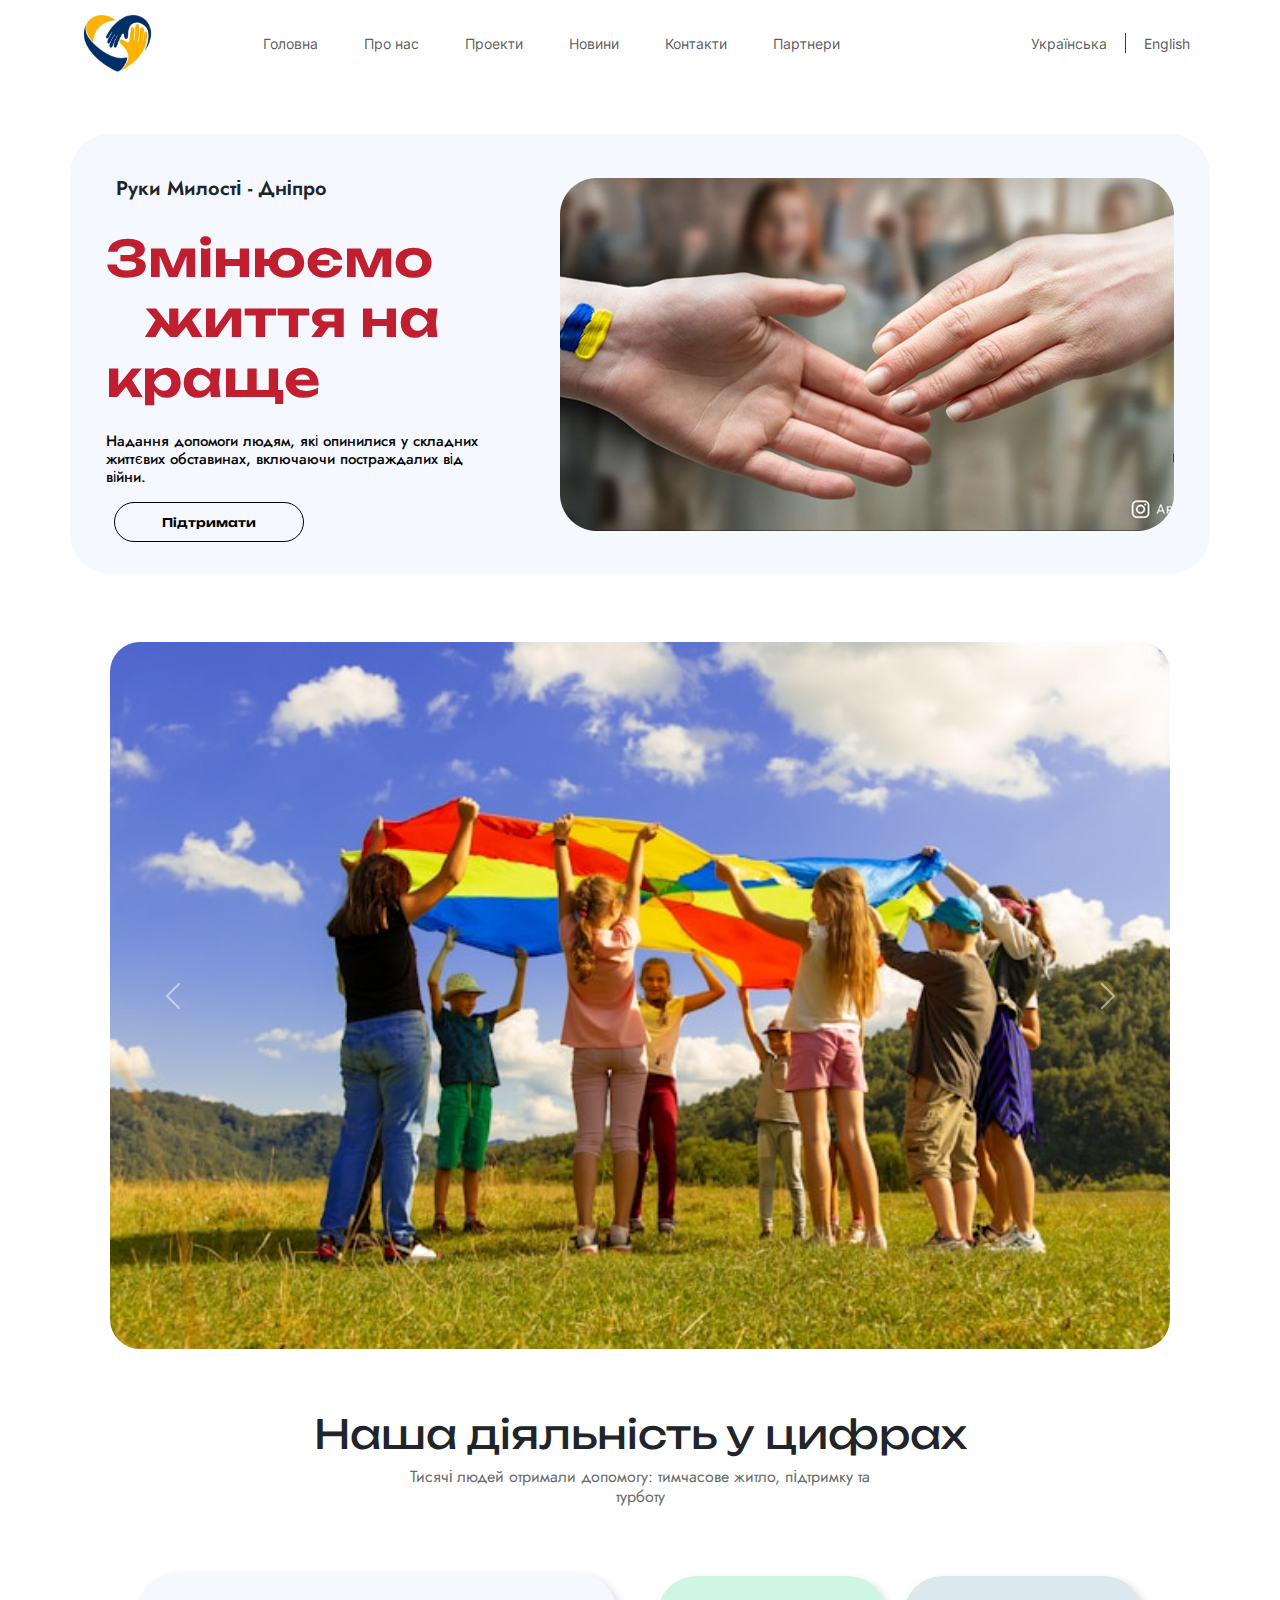
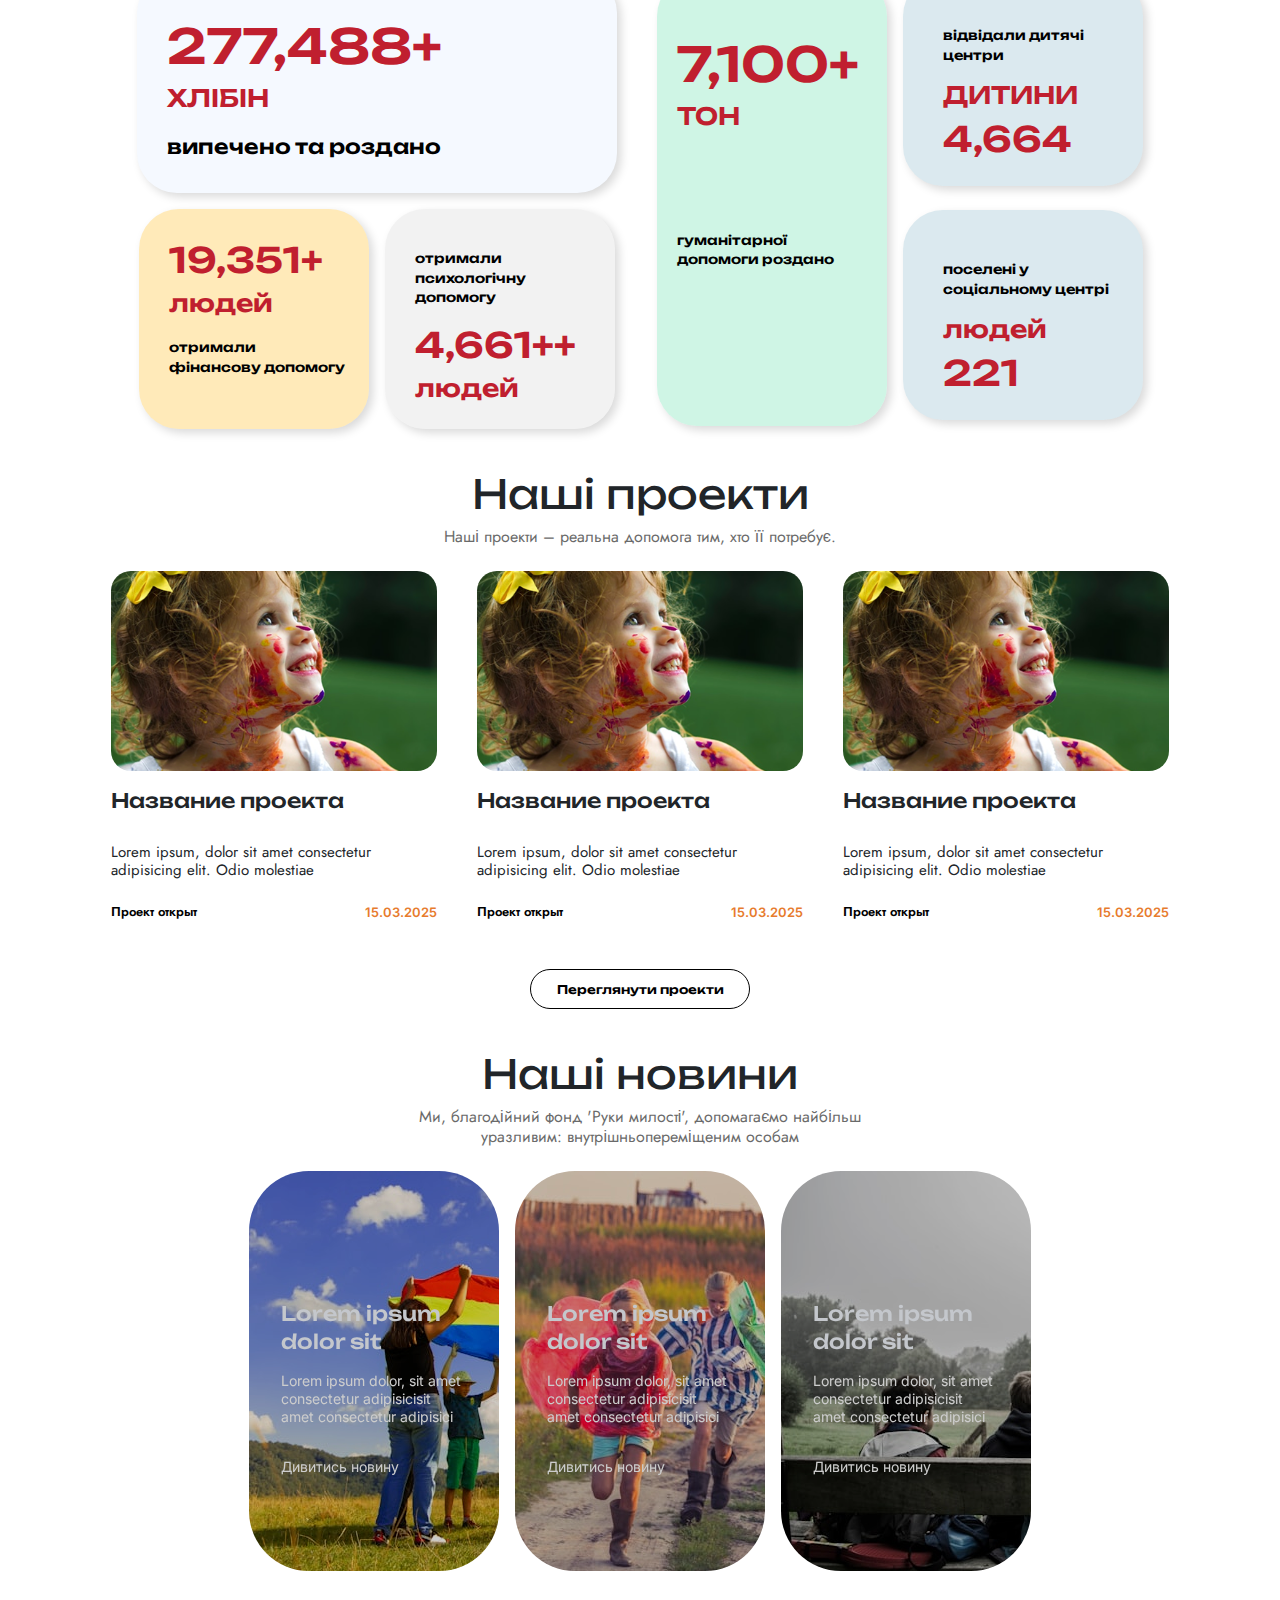
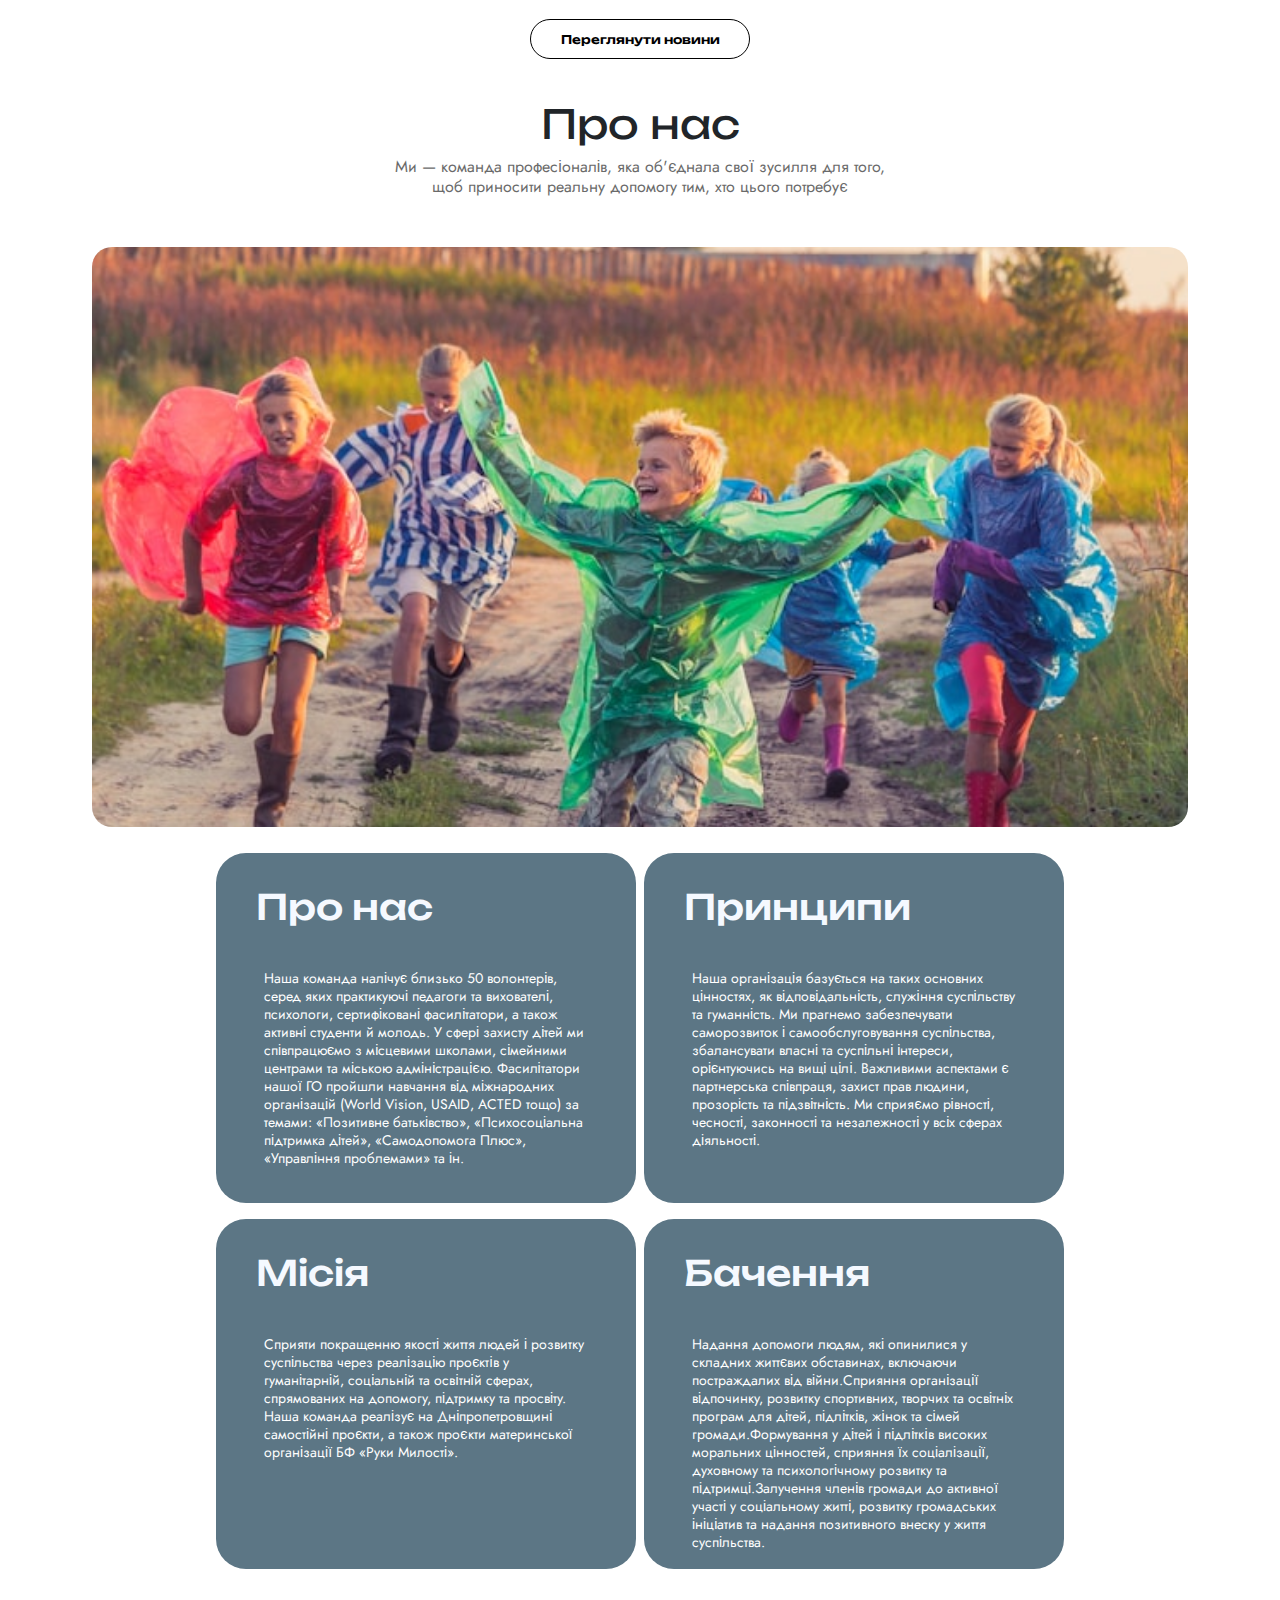
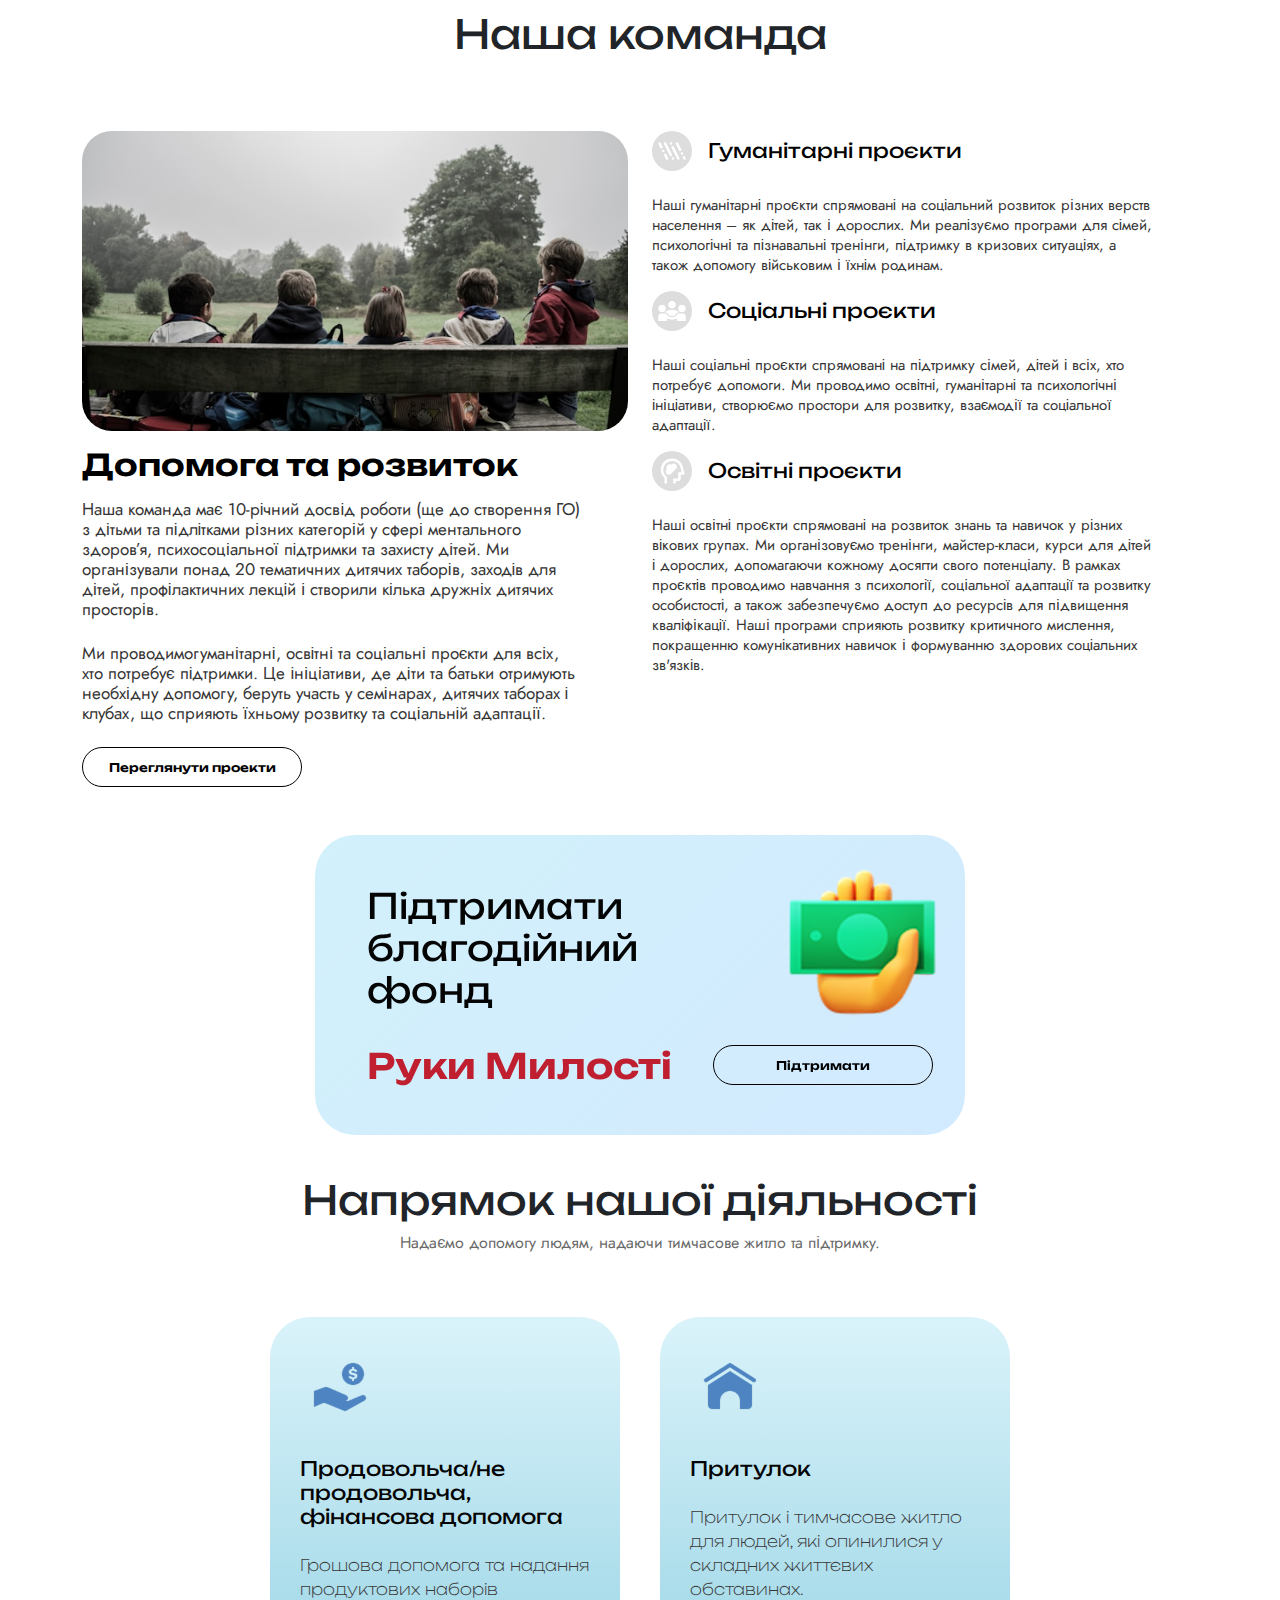
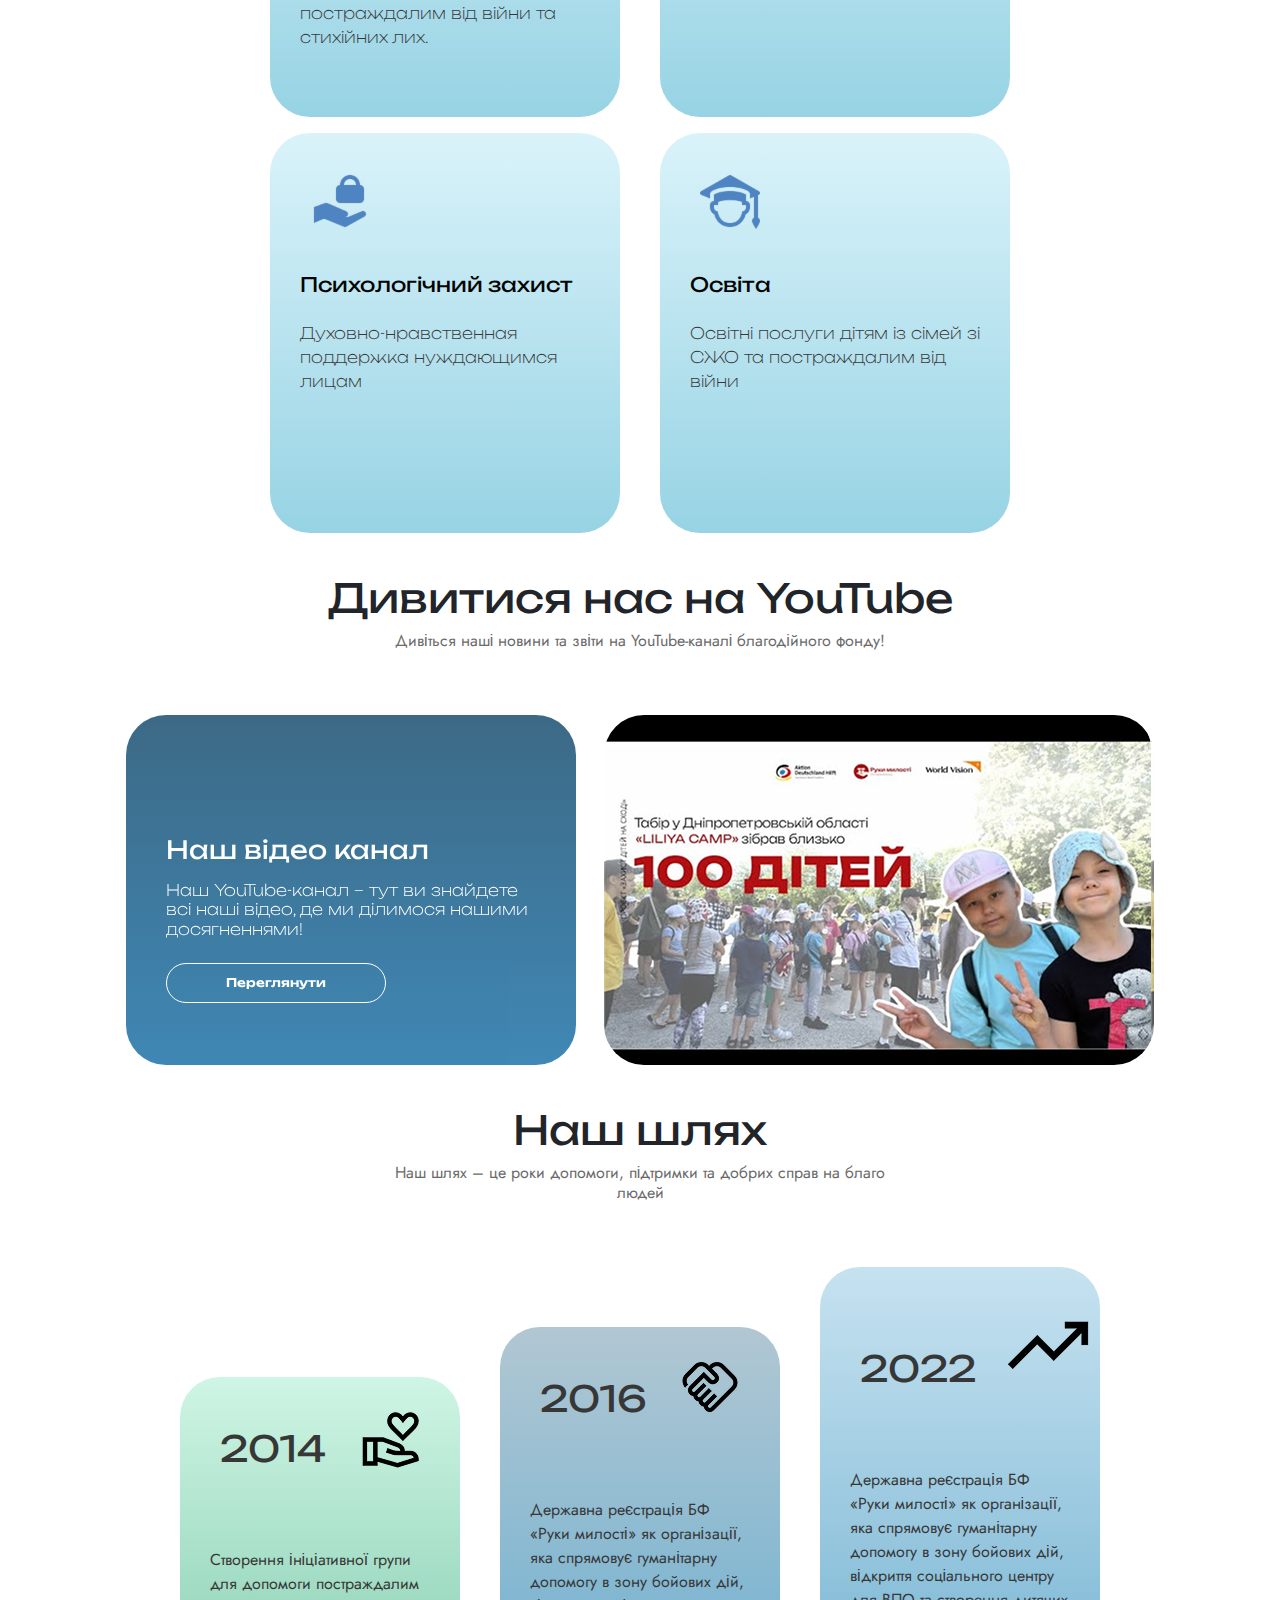
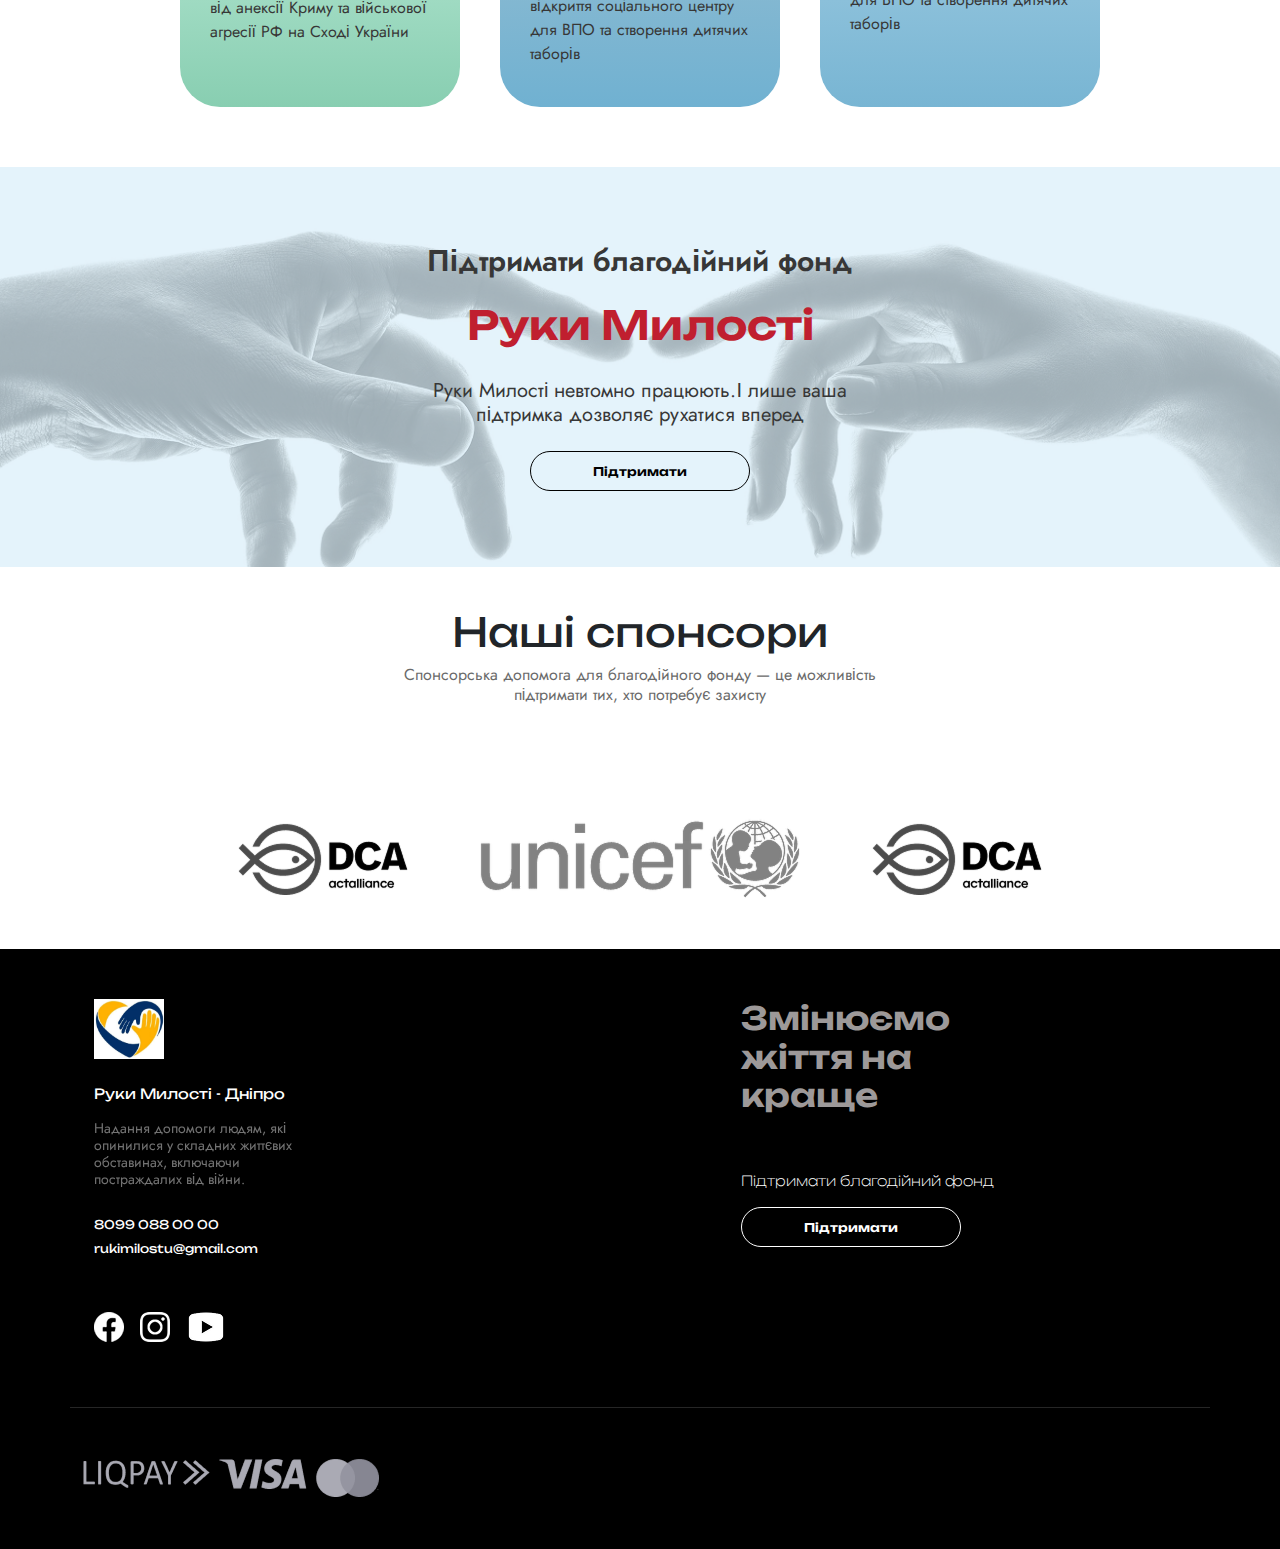
<file: index.html>
<!DOCTYPE html>
<html lang="en">
<head>
    <meta charset="UTF-8">
    <meta name="viewport" content="width=device-width, initial-scale=1.0">


    <link href="https://cdn.jsdelivr.net/npm/bootstrap@5.3.1/dist/css/bootstrap.min.css" rel="stylesheet">
    <link rel="stylesheet" href="/CSS/style.css"/>
    <link rel="stylesheet" href="/CSS/media.css"/>
    <link rel="preconnect" href="https://fonts.googleapis.com">
    <link rel="preconnect" href="https://fonts.gstatic.com" crossorigin>
    <link href="https://fonts.googleapis.com/css2?family=Jost:ital,wght@0,100..900;1,100..900&display=swap" rel="stylesheet">
    <link rel="preconnect" href="https://fonts.googleapis.com">
    <link rel="preconnect" href="https://fonts.gstatic.com" crossorigin>
    <link href="https://fonts.googleapis.com/css2?family=Inter:ital,opsz,wght@0,14..32,100..900;1,14..32,100..900&family=Unbounded:wght@200..900&display=swap" rel="stylesheet">
    <link rel="preconnect" href="https://fonts.googleapis.com">
    <!-- <link rel="preconnect" href="https://fonts.gstatic.com" crossorigin>
    <link href="https://fonts.googleapis.com/css2?family=Unbounded:wght@200..900&display=swap" rel="stylesheet"> -->
    <title>Руки Милості головна</title>

</head>
<body>
    <!-- меню  -->
    <section class="navigation-section">
        <nav class="navbar navbar-expand-lg custom-nuvbar">
            <div class="container">
                <!-- Логотип -->
                <a class="navbar-brand logo-text" href="/">
                    <img src="/image/logo-ruki.jpeg" alt="Лого руки милости" width="70" height="60">
                    <span class="ms-2 d-inline d-lg-none text-decor-mobile">Руки милості</span>
                </a>
        
                <!-- Кнопка для мобильного меню -->
                <button class="navbar-toggler" type="button" data-bs-toggle="collapse" data-bs-target="#navbarNav"
                        aria-controls="navbarNav" aria-expanded="false" aria-label="Переключить навигацию">
                    <span class="navbar-toggler-icon"></span>
                   
                </button>
        
                <!-- Меню -->
                <div class="collapse navbar-collapse full-screen-menu" id="navbarNav">
                    <ul class="navbar-nav mx-auto align-items-center" style="display: flex; gap: 30px;">
                        <li class="nav-item">
                            <a class="nav-link" href="#" style="font-size: 14px;">Головна</a>
                        </li>
                        <li class="nav-item">
                            <a class="nav-link" href="#" style="font-size: 14px;">Про нас</a>
                        </li>
                        <li class="nav-item">
                            <a class="nav-link" href="#" style="font-size: 14px;">Проекти</a>
                        </li>
                        <li class="nav-item">
                            <a class="nav-link" href="#" style="font-size: 14px;">Новини</a>
                        </li>
                        <li class="nav-item">
                            <a class="nav-link" href="#" style="font-size: 14px;">Контакти</a>
                        </li>
                        <li class="nav-item">
                            <a class="nav-link" href="#" style="font-size: 14px;">Партнери</a>
                        </li>
                    </ul>
        
                    <ul class="navbar-nav ms-auto align-items-center">
                        <li class="nav-item">
                            <a class="nav-link" href="#" style="font-size: 14px;">Українська</a>
                        </li>
                        <li class="nav-item">
                            <div style="border-left: 1px solid rgb(65, 59, 59); height: 20px; margin: 0 10px;"></div>
                        </li>
                        <li class="nav-item">
                            <a class="nav-link" href="#" style="font-size: 14px;">English</a>
                        </li>
                    </ul>
                </div>
            </div>
        </nav>
    </section>
    <!-- меню  -->
    <!-- секция   first-page-->
    <section class="container my-5 first-page">
        <div class="row p-4 align-items-center  first-color-section">
            <!-- текст  -->
            <div class="col-lg-4 text-center text-lg-start">
                <div class="first-text">
                    <h2>Руки Милості - Дніпро</h2>
                </div>
                <div class="first-item">
                    <h1>Змінюємо<br>&nbsp;&nbsp;&nbsp;життя на<br>краще</h1>
                </div>
                <div class="d-flex justify-content-center image-first-mobile mt-3">
                    <img src="/image/ruki-first.png" class="img-first-page-mobile img-fluid" alt="Картинка Руки милости"/>
                </div>
                <div class="first-text-description d-flex justify-content-center mt-2">
                    <h3>Надання допомоги людям, які опинилися у складних життєвих обставинах, включаючи постраждалих від війни.</h3>
                </div>
                <div class="first-button p-2">
                   <a href="#"></a><button class="rounded-button">Підтримати</button>
                </div>
            </div>
            <!-- текст  -->
            <div class="col-lg-8 d-flex justify-content-end image-section">
                <img src="/image/ruki-first.png" class="img-first-section" alt="Картинка Руки милости"/>
            </div>
        </div>
    </section>
    <!-- секция   first-page-->

    <!-- секция   first-page-->
    <section class="slaider-section">
        <div id="carouselExampleInterval" class="carousel slide slider-container" data-bs-ride="carousel">
            <div class="carousel-inner">
              <div class="carousel-item active" data-bs-interval="10000">
                <img src="/image/slider/slider.jpg" class="d-block w-100 slider-items" alt="Картинка Руки милости слайдер">
              </div>
              <div class="carousel-item" data-bs-interval="2000">
                <img src="/image/slider/slider.jpg" class="d-block w-100 slider-items" alt="Картинка Руки милости слайдер">
              </div>
              <div class="carousel-item">
                <img src="/image/slider/slider2.jpg" class="d-block w-100 slider-items" alt="Картинка Руки милости слайдер">
              </div>
              <div class="carousel-item">
                <img src="/image/slider/slider3.jpg" class="d-block w-100 slider-items" alt="Картинка Руки милости слайдер">
              </div>
            </div>
            <button class="carousel-control-prev" type="button" data-bs-target="#carouselExampleInterval" data-bs-slide="prev">
              <span class="carousel-control-prev-icon" aria-hidden="true"></span>
              <span class="visually-hidden">Previous</span>
            </button>
            <button class="carousel-control-next" type="button" data-bs-target="#carouselExampleInterval" data-bs-slide="next">
              <span class="carousel-control-next-icon" aria-hidden="true"></span>
              <span class="visually-hidden">Next</span>
            </button>
        </div>
    </section>
    <!-- секция   first-page-->

    <!-- секция   Text -->
    <section class="text-section">
        <div class="container">
            <div class="row">
                <div class="col-12 text-center d-flex justify-content-center flex-column align-items-center">
                    <h2 class="main-text">Наша діяльність у цифрах</h2>
                    <p class="text-center description-text">Тисячі людей отримали допомогу: тимчасове житло, підтримку та турботу</p>
                </div>
            </div> 
        </div>
    </section>
    <!-- секция   Text -->
    <!-- секция   card-dialnist -->
    <section class="dialnist-card">
        <div class="container">
            <div class="row justify-content-center align-items-center gap-3 flex-wrap">
                <!-- ряд -->
                <div class="col-auto d-flex justify-content-center left-card flex-column gap-3">
                    <div class="card-left-item d-flex align-items-center">
                        <div class="conteiner-left-item">
                            <h4>277,488+</h4>
                            <h5>ХЛІБІН</h5>
                            <p>випечено та роздано</p>
                        </div>
                    </div>
                    <div class="card-container-row d-flex flex-row gap-3">
                        <div class="card-column-item-left">
                            <div class="column-item-left-container">
                                <h4>19,351+</h4>
                                <h5>людей</h5>
                                <p>отримали фінансову допомогу</p>
                            </div>
                        </div>
                        <div class="card-column-item-right">
                            <div class="column-item-left-container">
                                <p>отримали психологічну допомогу</p>
                                <h4>4,661++</h4>
                                <h5>людей</h5>
                            </div>
                        </div>
                    </div>
                    
                </div>
                <!-- ряд -->
                <div class="col-auto d-flex flex-row justify-content-center">
                    <div class="conteiner-right-row d-flex flex-row gap-3">
                        <div class="card-right-item">
                            <div class="column-item-right-container">
                                <h4>7,100+</h4>
                                <h5>ТОН</h5>
                                <p>гуманітарної допомоги роздано</p>
                            </div>
                        </div>
                        <div class="card-right-items d-flex flex-column gap-4">
                            <div class="card-right-description">
                                <div class="card-right-description-row">
                                    <p>відвідали дитячі центри</p>
                                    <h5>ДИТИНИ</h5>
                                    <h4>4,664</h4>
                                </div>
                            </div>
                            <div class="card-right-description">
                                <div class="card-right-description-rows">
                                    <p>поселенi у соціальному центрі</p>
                                    <h5>людей</h5>
                                    <h4>221</h4>
                                </div>
                            </div>
                        </div>
                        </div>
                    </div>
                </div>
            </div>
        </div>
    </section>
    <!-- секция   card-dialnist -->
      <!-- секция   Text -->
      <section class="text-section">
        <div class="container">
            <div class="row">
                <div class="col-12 text-center d-flex justify-content-center flex-column align-items-center">
                    <h2 class="main-text">Наші проекти</h2>
                    <p class="text-center description-text">Наші проекти – реальна допомога тим, хто її потребує.</p>
                </div>
            </div> 
        </div>
    </section>
    <!-- секция   Text -->

    <!-- секция   Project -->
    <section class="card-project-section">
        <div class="container mt-2">
            <div class="row justify-content-center gap-3">
                <!-- секция   Project -->
                <div class="project-card d-flex justify-content-center flex-column">
                    <img src="/image/first-img.png" class="imag-projects-card" alt="card">
                    <div class="card-body mt-3">
                        <h5>Название проекта</h5>
                    </div>
                    <div class="card-description">
                        <h6>Lorem ipsum, dolor sit amet consectetur adipisicing elit. Odio molestiae </h6>
                    </div>
                    <div class="project-status d-flex justify-content-between">
                        <span class="project-close">Проект открыт</span>
                        <span class="project-month">15.03.2025</span>
                    </div>
                </div>
                 <!-- секция   Project -->
                 <!-- секция   Project -->
                <div class="project-card d-flex justify-content-center flex-column">
                    <img src="/image/first-img.png" class="imag-projects-card" alt="card">
                    <div class="card-body mt-3">
                        <h5>Название проекта</h5>
                    </div>
                    <div class="card-description">
                        <h6>Lorem ipsum, dolor sit amet consectetur adipisicing elit. Odio molestiae </h6>
                    </div>
                    <div class="project-status d-flex justify-content-between">
                        <span class="project-close">Проект открыт</span>
                        <span class="project-month">15.03.2025</span>
                    </div>
                </div>
                 <!-- секция   Project -->
                 <!-- секция   Project -->
                <div class="project-card d-flex justify-content-center flex-column">
                    <img src="/image/first-img.png" class="imag-projects-card" alt="card">
                    <div class="card-body mt-3">
                        <h5>Название проекта</h5>
                    </div>
                    <div class="card-description">
                        <h6>Lorem ipsum, dolor sit amet consectetur adipisicing elit. Odio molestiae </h6>
                    </div>
                    <div class="project-status d-flex justify-content-between">
                        <span class="project-close">Проект открыт</span>
                        <span class="project-month">15.03.2025</span>
                    </div>
                </div>
                 <!-- секция   Project -->

            </div>
        </div>
    </section>
    <!-- секция   Project -->

    <!-- секция  button -->
    <section class="section-button d-flex justify-content-center mt-5">
        <a href="#"></a><button class="button-section">Переглянути проекти</button>
    </section>
    <!-- секция  button -->
       <!-- секция   Text -->
    <section class="text-section">
        <div class="container">
            <div class="row">
                <div class="col-12 text-center d-flex justify-content-center flex-column align-items-center">
                    <h2 class="main-text">Наші новини</h2>
                    <p class="text-center description-text">Ми, благодійний фонд 'Руки милості', допомагаємо найбільш уразливим: внутрішньопереміщеним особам</p>
                </div>
            </div> 
        </div>
    </section>
    <!-- секция   Card -->
    <section class="card-news-section">
        <div class="container mt-2">
            <div class="row justify-content-center gap-3">

                <!-- секция   card -->
                <div class="news-card d-flex justify-content-center flex-column" style="background-image: url(/image/slider/slider.jpg);">
        
                    <div class="news-card-body">
                        <div class="news-items">
                            <h5>Lorem ipsum dolor sit</h5>
                        </div>
                        <div class="news-description pt-2">
                            <h6>Lorem ipsum dolor, sit amet consectetur adipisicisit amet consectetur adipisici</h6>
                        </div>
                        <div class="news-top mt-4 me-auto">
                            <p>Дивитись новину</p>
                        </div>
                    
                      
                    </div>
                </div>
                <!-- секция   card -->

                <!-- секция   card -->
                <div class="news-card d-flex justify-content-center flex-column" style="background-image: url(/image/slider/slider2.jpg);">
                    <div class="news-card-body">
                        <div class="news-items">
                            <h5>Lorem ipsum dolor sit</h5>
                        </div>
                        <div class="news-description pt-2">
                            <h6>Lorem ipsum dolor, sit amet consectetur adipisicisit amet consectetur adipisici</h6>
                        </div>
                        <div class="news-top mt-4 me-auto">
                            <p>Дивитись новину</p>
                        </div>
                    </div>
                </div>
                <!-- секция   card -->

                <!-- секция   card -->
                <div class="news-card d-flex justify-content-center flex-column" style="background-image: url(/image/slider/slider3.jpg);">
                    <div class="news-card-body">
                        <div class="news-items">
                            <h5>Lorem ipsum dolor sit</h5>
                        </div>
                        <div class="news-description pt-2">
                            <h6>Lorem ipsum dolor, sit amet consectetur adipisicisit amet consectetur adipisici</h6>
                        </div>
                        <div class="news-top mt-4 me-auto">
                            <p>Дивитись новину</p>
                        </div>
                    </div>
                </div>
                <!-- секция   card -->

            </div>
        </div>

    </section>
    <!-- секция   Card -->

     <!-- секция  button -->
    <section class="section-button d-flex justify-content-center mt-5">
        <a href="#"></a><button class="button-section">Переглянути новини</button>
    </section>
    <!-- секция  button -->

    <!-- text -->
    <section class="text-section">
        <div class="container">
            <div class="row">
                <div class="col-12 text-center d-flex justify-content-center flex-column align-items-center">
                    <h2 class="main-text">Про нас</h2>
                    <p class="text-center description-text">Ми — команда професіоналів, яка об'єднала свої зусилля для того, щоб приносити реальну допомогу тим, хто цього потребує</p>
                </div>
            </div> 
        </div>
    </section>
    <!-- text -->

    <!-- about-img -->
    <section class="section-about-image">
        <div class="container mt-4">
            <div class="row justify-content-center">
       
                    <div class="d-flex justify-content-center image-about-style">
                        <img src="/image/slider/slider2.jpg" alt="about">
                    </div>
         
            </div>

        </div>
    </section>
    <!-- about-img -->

    <!-- about-section-card -->
    <section class="about-card-section mt-3">
        <div class="container">
            <div class="row align-items-center justify-content-center g-2">
                <div class="col-auto d-flex flex-column justify-content-center gap-3">
                    <div class="about-card d-flex flex-column">

                        <div class="about-card-body d-flex justify-content-between">
                            <div class="about-card-body-item">
                                <h5>Про нас</h5>
                            </div>
                            <div class="about-card-body-logo"></div>
                        </div>

                        <div class="about-card-body-items d-flex justify-content-center px-5">
                            <p>Наша команда налічує близько 50 волонтерів, серед яких практикуючі педагоги та вихователі, психологи, сертифіковані фасилітатори, а також активні студенти й молодь. У сфері захисту дітей ми співпрацюємо з місцевими школами, сімейними центрами та міською адміністрацією. Фасилітатори нашої ГО пройшли навчання від міжнародних організацій (World Vision, USAID, ACTED тощо) за темами: «Позитивне батьківство», «Психосоціальна підтримка дітей», «Самодопомога Плюс», «Управління проблемами» та ін.</p>
                        </div>
                    </div>
                    <div class="about-card d-flex flex-column">

                        <div class="about-card-body d-flex justify-content-between">
                            <div class="about-card-body-item">
                                <h5>Місія</h5>
                            </div>
                            <div class="about-card-body-logo"></div>
                        </div>

                        <div class="about-card-body-items d-flex justify-content-center px-5">
                            <p>Сприяти покращенню якості життя людей і розвитку суспільства через реалізацію проєктів у гуманітарній, соціальній та освітній сферах, спрямованих на допомогу, підтримку та просвіту. Наша команда реалізує на Дніпропетровщині самостійні проєкти, а також проєкти материнської організації БФ «Руки Милості».</p>
                        </div>
                    </div>
                    
                </div>
                <div class="col-auto d-flex flex-column justify-content-center gap-3">
                    <div class="about-card d-flex flex-column ">

                        <div class="about-card-body d-flex justify-content-between">
                            <div class="about-card-body-item">
                                <h5>Принципи</h5>
                            </div>
                            <div class="about-card-body-logo"></div>
                        </div>

                        <div class="about-card-body-items d-flex justify-content-center px-5">
                            <p>
                                Наша організація базується на таких основних цінностях, як відповідальність, служіння суспільству та гуманність. Ми прагнемо забезпечувати саморозвиток і самообслуговування суспільства, збалансувати власні та суспільні інтереси, орієнтуючись на вищі цілі. Важливими аспектами є партнерська співпраця, захист прав людини, прозорість та підзвітність. Ми сприяємо рівності, чесності, законності та незалежності у всіх сферах діяльності.</p>
                        </div>
                    </div>
                    <div class="about-card d-flex flex-column ">

                        <div class="about-card-body d-flex justify-content-between">
                            <div class="about-card-body-item">
                                <h5>Бачення</h5>
                            </div>
                            <div class="about-card-body-logo"></div>
                        </div>

                        <div class="about-card-body-items d-flex justify-content-center px-5">
                            <p>Надання допомоги людям, які опинилися у складних життєвих обставинах, включаючи постраждалих від війни.Сприяння організації відпочинку, розвитку спортивних, творчих та освітніх програм для дітей, підлітків, жінок та сімей громади.Формування у дітей і підлітків високих моральних цінностей, сприяння їх соціалізації, духовному та психологічному розвитку та підтримці.Залучення членів громади до активної участі у соціальному житті, розвитку громадських ініціатив та надання позитивного внеску у життя суспільства.</p>
                        </div>
                    </div>
                </div>
            </div>
            
        </div>


    </section>
    <!-- about-section-card -->

    <!-- text -->
    <section class="text-section">
        <div class="container">
            <div class="row">
                <div class="col-12 text-center d-flex justify-content-center flex-column align-items-center">
                    <h2 class="main-text">Наша команда</h2>

                </div>
            </div> 
        </div>
    </section>
    <!-- text -->


    <!-- detache-section -->
    <section class="new-ditache-section mt-5">
        <div class="container">
            <div class="row">
                <div class="col-md-6 col-12">
                    <div class="new-ditache-image mt-3">
                        <img src="/image/slider/slider3.jpg" alt="" class="image-fluid fixed-image-ditache">
                    </div>
                    <div class="new-ditache-item mt-4">
                        <h5>Допомога та розвиток</h5>
                    </div>
                   
                    <div class="new-ditache-item-description mt-4">
                        <h6>Наша команда має 10-річний досвід роботи (ще до створення ГО) з дітьми та підлітками різних категорій у сфері ментального здоров’я, психосоціальної підтримки та захисту дітей. Ми організували понад 20 тематичних дитячих таборів, заходів для дітей, профілактичних лекцій і створили кілька дружніх дитячих просторів.</h6>
                    </div>
                    <div class="new-ditache-item-description mt-4">
                        <h6>Ми проводимогуманітарні, освітні та соціальні проєкти для всіх, хто потребує підтримки. Це ініціативи, де діти та батьки отримують необхідну допомогу, беруть участь у семінарах, дитячих таборах і клубах, що сприяють їхньому розвитку та соціальній адаптації.</h6>
                    </div>
                    <div class="new-ditache-item-description mt-4">
                        <a href="#"></a><button class="button-section">Переглянути проекти</button>
                    </div>

                </div>
                <div class="col-md-6 col-12">
                    <div class="new-ditache-card mt-3">
                        <div class="new-ditache-body">
                            <div class="new-ditache-card-column d-flex flex-row align-items-center gap-3">
                                <div class="circle">
                                    <img src="/image/soc2.svg" alt="">
                                </div>
                                <div class="new-ditache-card-text-first d-flex mt-2">
                                    <h6>Гуманітарні проєкти </h6>
                                </div>
                            </div>
                            <div class="new-ditache-card-text mt-4">
                                <h6>Наші гуманітарні проєкти спрямовані на соціальний розвиток різних верств населення – як дітей, так і дорослих. Ми реалізуємо програми для сімей, психологічні та пізнавальні тренінги, підтримку в кризових ситуаціях, а також допомогу військовим і їхнім родинам.</h6>
                            </div>
                        </div>
                    </div>
                    <div class="new-ditache-card mt-3">
                        <div class="new-ditache-body">
                            <div class="new-ditache-card-column d-flex flex-row align-items-center gap-3">
                                <div class="circle">
                                    <img src="/image/soc3.svg" alt="">
                                </div>
                                <div class="new-ditache-card-text-first d-flex mt-2">
                                    <h6>Соціальні проєкти </h6>
                                </div>
                            </div>
                            <div class="new-ditache-card-text mt-4">
                                <h6>Наші соціальні проєкти спрямовані на підтримку сімей, дітей і всіх, хто потребує допомоги. Ми проводимо освітні, гуманітарні та психологічні ініціативи, створюємо простори для розвитку, взаємодії та соціальної адаптації.</h6>
                            </div>
                        </div>
                    </div>
                    <div class="new-ditache-card mt-3">
                        <div class="new-ditache-body">
                            <div class="new-ditache-card-column d-flex flex-row align-items-center gap-3">
                                <div class="circle">
                                    <img src="/image/soc1.svg" alt="">
                                </div>
                                <div class="new-ditache-card-text-first d-flex mt-2">
                                    <h6>Освітні проєкти</h6>
                                </div>
                            </div>
                            <div class="new-ditache-card-text mt-4">
                                <h6>Наші освітні проєкти спрямовані на розвиток знань та навичок у різних вікових групах. Ми організовуємо тренінги, майстер-класи, курси для дітей і дорослих, допомагаючи кожному досягти свого потенціалу. В рамках проєктів проводимо навчання з психології, соціальної адаптації та розвитку особистості, а також забезпечуємо доступ до ресурсів для підвищення кваліфікації. Наші програми сприяють розвитку критичного мислення, покращенню комунікативних навичок і формуванню здорових соціальних зв'язків.</h6>
                            </div>
                        </div>
                    </div>
                </div>
            </div>
        </div>

    </section>
    <!-- detache-section -->

    <!-- team-section -->
    <!-- <section class="team-section mt-5">
        <div class="container">

            <div class="row align-items-center justify-content-center g-2">
                
              
                <div class="col-auto d-flex flex-column justify-content-center gap-3">
                    <div class="team-card-man justify-content-center align-items-center d-flex flex-column">
                        <img src="/image/first-img.png" alt="">
                        <div class="team-card--items mt-3">
                            <p>Шевченко А.Г</p>
                        </div>
                        <div class="team-card--item">
                            <span>духовний лідер фонду "Руки милості"</span>
                        </div>
                    </div>
                </div>
          
                <div class="col-auto d-flex flex-column justify-content-center gap-3">
                    <div class="team-card-right justify-content-center align-items-center d-flex flex-column">
                        <div class="team-card-right-body">
                            <p>"Наша команда має 10-річний досвід роботи (ще до створення ГО) з дітьми та підлітками різних категорій у сфері ментального здоров’я, психосоціальної підтримки та захисту дітей. Ми організували понад 20 тематичних дитячих таборів, заходів для дітей, профілактичних лекцій і створили кілька дружніх дитячих просторів."</p>
                        </div>

                    </div>

                </div>
            

                <div class="col-md-6 d-flex flex-row justify-content-center flex-wrap gap-5 mt-4">
                    <div class="team-card-mans justify-content-center align-items-center d-flex flex-column">
                        <img src="/image/man1.jpg" alt="">
                        <div class="team-card--items mt-3">
                            <p>Шевченко А.Г</p>
                        </div>
                        
                    </div>
                    <div class="team-card-mans justify-content-center align-items-center d-flex flex-column">
                        <img src="/image/man2.jpg" alt="">
                        <div class="team-card--items mt-3">
                            <p>Шевченко А.Г</p>
                        </div>
                        
                    </div>
                    <div class="team-card-mans justify-content-center align-items-center d-flex flex-column">
                        <img src="/image/man1.jpg" alt="">
                        <div class="team-card--items mt-3">
                            <p>Шевченко А.Г</p>
                        </div>
                    </div>
                    <div class="team-card-mans justify-content-center align-items-center d-flex flex-column">
                        <img src="/image/man1.jpg" alt="">
                        <div class="team-card--items mt-3">
                            <p>Шевченко А.Г</p>
                        </div>
                    </div>
                </div>

            </div>
        </div>

    </section> -->
    <!-- team-section -->

    <!-- oplata-section -->
    <section class="pidtrimka-card-section mt-5">
        <div class="container">
            <div class="row align-items-center justify-content-center">
                <a href="">
                    <div class="pidtrimka-card">
                        <div class="pidtrimka-card-body d-flex justify-content-between flex-wrap-reverse">
                            <div class="pidtrimka-card-body_text d-flex">
                                <h6>Підтримати благодійний фонд</h6>
                            </div>
                            <div class="pidtrimka-card-body_img d-flex justify-content-center align-items-center mx-auto""></div>
                        </div>
                        <div class="pidtrimka-card-oplata-body d-flex justify-content-between flex-wrap">
    
                            <div class="pidtrimka-card-oplata-body_items d-flex">
                                <h6>Руки Милості</h6>
                            </div>
                            <div class="pidtrimka-card-oplata-body_button d-flex">
                                <a href="#"></a><button class="button-section">Підтримати</button>
                            </div>
    
                        </div>
    
                    </div>
                </a>
                

            </div>
        </div>

    </section>
    <!-- oplata-section -->

    <!-- text -->
    <section class="text-section">
        <div class="container">
            <div class="row">
                <div class="col-12 text-center d-flex justify-content-center flex-column align-items-center">
                    <h2 class="main-text">Напрямок нашої діяльності</h2>
                    <p class="text-center description-text">Надаємо допомогу людям, надаючи тимчасове житло та підтримку.</p>
                </div>
            </div> 
        </div>
    </section>
    <!-- text -->

    <!-- section dialnist -card-->
    <section class="nasha-dialnist-section">
        <div class="container">
            <div class="row justify-content-center align-items-center mt-5 gap-3">
                <div class="col-auto d-flex flex-column justify-content-center gap-3">
                    <div class="nasha-dialnist-card">
                        <div class="nasha-dialnist-card-logo">
                            <img src="/image/card1.png" alt="logo">
                        </div>
                        <div class="nasha-dialnist-card-body">
                            <div class="nasha-dialnist-card_text">
                                <h6>Продовольча/не продовольча, фінансова допомога</h6>
                            </div>
                            <div class="nasha-dialnist-card-description mt-4">
                                <p>Грошова допомога та надання продуктових наборів постраждалим від війни та стихійних лих.</p>
                            </div>
                        </div>

                    </div>
                    <div class="nasha-dialnist-card">
                        <div class="nasha-dialnist-card-logo">
                            <img src="/image/card2.png" alt="logo">
                        </div>
                        <div class="nasha-dialnist-card-body">
                            <div class="nasha-dialnist-card_text">
                                <h6>Психологічний захист</h6>
                            </div>
                            <div class="nasha-dialnist-card-description mt-4">
                                <p>Духовно-нравственная поддержка нуждающимся лицам</p>
                            </div>
                        </div>

                    </div>
                </div>
                <div class="col-auto d-flex flex-column justify-content-center gap-3">
                    <div class="nasha-dialnist-card">
                        <div class="nasha-dialnist-card-logo">
                            <img src="/image/card3.png" alt="logo">
                        </div>
                        <div class="nasha-dialnist-card-body">
                            <div class="nasha-dialnist-card_text">
                                <h6>Притулок</h6>
                            </div>
                            <div class="nasha-dialnist-card-description mt-4">
                                <p>Притулок і тимчасове житло для людей, які опинилися у складних життєвих обставинах.</p>
                            </div>
                        </div>

                    </div>
                    <div class="nasha-dialnist-card">
                        <div class="nasha-dialnist-card-logo">
                            <img src="/image/card4.png" alt="logo">
                        </div>
                        <div class="nasha-dialnist-card-body">
                            <div class="nasha-dialnist-card_text">
                                <h6>Освіта</h6>
                            </div>
                            <div class="nasha-dialnist-card-description mt-4">
                                <p>Освітні послуги дітям із сімей зі СЖО та постраждалим від війни</p>
                            </div>
                        </div>

                    </div>
                </div>
            </div>
        </div>
    </section>
    <!-- section dialnist -card-->

    <!-- text -->
    <section class="text-section">
        <div class="container">
            <div class="row">
                <div class="col-12 text-center d-flex justify-content-center flex-column align-items-center">
                    <h2 class="main-text">Дивитися нас на YouTube</h2>
                    <p class="text-center description-text">Дивіться наші новини та звіти на YouTube-каналі благодійного фонду!</p>
                </div>
            </div> 
        </div>
    </section>
    <!-- text -->

    <!-- section video -->
    <section class="video-section">
        <div class="conteiner">
            <div class="row justify-content-center mt-5 gap-1">
                <div class="col-auto">
                    <div class="videio-card d-flex flex-column">
                        <div class="videio-card-body">
                            <div class="videio-card_items">
                                <h4>Наш відео канал</h4>
                            </div>
                            <div class="videio-card_text mt-3">
                                <h5>Наш YouTube-канал – тут ви знайдете всі наші відео, де ми ділимося нашими досягненнями!</h5>
                            </div>
                            <div class="videio-card_button mt-4">
                                <a href="#"></a><button class="button-section-video">Переглянути</button>
                            </div>
                        </div>
                    </div>
                </div>
                <div class="col-auto">
                    <div class="video-card-content">

                    </div>
                </div>
            </div>
        </div>
    </section>
    <!-- section video -->

    <!-- text -->
    <section class="text-section">
        <div class="container">
            <div class="row">
                <div class="col-12 text-center d-flex justify-content-center flex-column align-items-center">
                    <h2 class="main-text">Наш шлях</h2>
                    <p class="text-center description-text">Наш шлях – це роки допомоги, підтримки та добрих справ на благо людей</p>
                </div>
            </div> 
        </div>
    </section>
    <!-- text -->
    

    <!-- section shlah -->
    <section class="shlah-section">
        <div class="container">
            <div class="row d-flex justify-content-center align-items-end mt-5 gap-3">
                <div class="col-auto align-items-center">
                    <div class="shlah-card-one">
                        <div class="shlah-card-one-top d-flex justify-content-between">
                            <div class="shlah-card-one-top_text">
                                <h6>2014</h6>
                            </div>
                            <div class="shlah-card-one-top_logo">
                                <img src="/image/shlah1.png" alt="logo">
                            </div>
                        </div>
                        <div class="shlah-card-one-body">
                            <div class="shlah-card-one-body_items">
                                <p>Створення ініціативної групи для допомоги постраждалим від анексії Криму та військової агресії РФ на Сході України</p>
                            </div>
                        </div>
                    </div>
                </div>
                <div class="col-auto align-items-center ">
                    <div class="shlah-card-two">
                        <div class="shlah-card-one-top d-flex justify-content-between">
                            <div class="shlah-card-one-top_text">
                                <h6>2016</h6>
                            </div>
                            <div class="shlah-card-one-top_logo">
                                <img src="/image/shlah2.png" alt="logo">
                            </div>
                        </div>
                        <div class="shlah-card-one-body">
                            <div class="shlah-card-one-body_items">
                                <p>Державна реєстрація БФ «Руки милості» як організації, яка спрямовує гуманітарну допомогу в зону бойових дій, відкриття соціального центру для ВПО та створення дитячих таборів</p>
                            </div>
                        </div>
                    </div>
                </div>
                <div class="col-auto align-items-center ">
                    <div class="shlah-card-three">
                        <div class="shlah-card-one-top d-flex justify-content-between">
                            <div class="shlah-card-one-top_text">
                                <h6 style="margin-top: 30px;">2022</h6>
                            </div>
                            <div class="shlah-card-one-top_logo">
                                <img src="/image/shlah3.png" alt="logo">
                            </div>
                        </div>
                        <div class="shlah-card-one-body">
                            <div class="shlah-card-one-body_items">
                                <p>Державна реєстрація БФ «Руки милості» як організації, яка спрямовує гуманітарну допомогу в зону бойових дій, відкриття соціального центру для ВПО та створення дитячих таборів</p>
                            </div>
                        </div>
                    </div>
                </div>
            </div>
        </div>
    </section>
    <!-- section shlah -->

    <!-- section ruki-->
    <section class="ruki-section">
        <div class="container">
            <div class="row justify-content-center align-items-center text-center">
                <div class="col-12 text-center d-flex justify-content-center flex-column align-items-center">

                    <div class="ruki-body-column d-flex justify-content-center flex-column align-items-center">
                        <div class="ruki-text">
                            <h3>Підтримати благодійний фонд</h3>
                        </div>
                        <div class="ruki-item mt-2">
                            <p>Руки Милості</p>
                        </div>
                        <div class="ruki-description d-flex  justify-content-center  mt-2">
                            <h6>Руки Милості невтомно працюють.І лише ваша підтримка дозволяє рухатися вперед</h6>
                        </div>
                        <div class="ruki-button mt-3">
                            <a href="#"></a><button class="button-section">Підтримати</button>
                        </div>
                    </div>
                </div>
            </div>
        </div>
    </section>
    <!-- section ruki-->

    <!-- text -->
    <section class="text-section">
        <div class="container">
            <div class="row">
                <div class="col-12 text-center d-flex justify-content-center flex-column align-items-center">
                    <h2 class="main-text">Наші спонсори</h2>
                    <p class="text-center description-text">
                        Спонсорська допомога для благодійного фонду — це можливість підтримати тих, хто потребує захисту</p>
                </div>
            </div> 
        </div>
    </section>
    <!-- text -->

    <!-- sponsor-galler-sectiony-->
    <section class="sponsor-galler-sectiony">
        <div class="container">
            <div class="row justify-content-center align-items-center gap-5 mt-5">
                <div class="col-auto">
                    <div class="sponsor-card">
                        <img src="/image/sponsor1.png" alt="logo-sponsor-ruki-milosty">
                    </div>
                </div>
                <div class="col-auto">
                    <div class="sponsor-card">
                        <img src="/image/sponsor2.png" alt="logo-sponsor-ruki-milosty">
                    </div>
                </div>
                <div class="col-auto">
                    <div class="sponsor-card">
                        <img src="/image/sponsor1.png" alt="logo-sponsor-ruki-milosty">
                    </div>
                </div>
            </div>
        </div>

    </section>
    <!-- sponsor-galler-sectiony -->

    <!--  footer -->
    <footer class="footer">
        <div class="container">
            <div class="row">
                <div class="col-12 col-md-3 d-flex flex-column px-4">
                    <div class="footer-column-bady-left">
                        <div class="footer-logo">
                            <img src="/image/logo-ruki.jpeg" alt="logo">
                        </div>
                        <div class="footer-item mt-4">
                            <p>Руки Милості - Дніпро</p>
                        </div>
                        <div class="footer-item-text mt-2">
                            <h6>Надання допомоги людям, які опинилися у складних життєвих обставинах, включаючи постраждалих від війни.</h6>
                        </div>
                        <div class="footer-item-tel mt-4">
                            <a href="">8099 088 00 00</a>
                        </div>
                        <div class="footer-item-mail">
                            <a href="">rukimilostu@gmail.com</a>
                        </div>
                        <div class="footer-item-soc-body d-flex flex-row gap-3 mt-5 align-items-center">
                            <a href=""><img class="footer-soc" src="/image/footer-facebook.png"></a>
                            <a href=""><img  class="footer-soc" src="/image/footer-instagramm.png"></a>
                            <a href=""><img  class="footer-soс-youtube" src="/image/footer-YouTube.png"></a>
                        </div>
                    </div>
                </div>
                <div class="col-12 col-md-8">
                    <div class="footer-colum-right d-flex flex-column px-4">
                        <div class="footer-item-rigth-text">
                            <h6>Змінюємо жіття на краще</h6>
                        </div>
                        <div class="footer-item-rigth-description mt-5">
                            <p>Підтримати благодійний фонд</p>
                        </div>
                        <div class="footer-item-rigth-button">
                            <a href="#"></a><button class="button-footer">Підтримати</button>
                        </div>
                    </div>
                </div>
                <!-- <div class="w-100 border-bottom border-secondary"></div> -->
                <div class="full-width-divider"></div>

                <div class="row">
                    <div class="col-auto">
                        <div class="oplata-footer-bady d-flex gap-2">
                            <img src="/image/footer-liqpay.png" alt="liqpay">
                            <img src="/image/footer-visa.png" alt="visa">
                            <img src="/image/footer-master.png" alt="master-card">
                        </div>
                       
                    </div>
                </div>
            </div>
        </div>


    </footer>
    <!--  footer -->
    <!-- <section class="new-ditache-section mt-5">
        <div class="container">
            <div class="row">
                <div class="col-md-6 col-12">
                    <div class="new-ditache-image mt-3">
                        <img src="/image/slider/slider3.jpg" alt="" class="image-fluid fixed-image-ditache">
                    </div>
                    <div class="new-ditache-item mt-4">
                        <h5>Допомога та розвиток</h5>
                    </div>
                   
                    <div class="new-ditache-item-description mt-4">
                        <h6>Наша команда має 10-річний досвід роботи (ще до створення ГО) з дітьми та підлітками різних категорій у сфері ментального здоров’я, психосоціальної підтримки та захисту дітей. Ми організували понад 20 тематичних дитячих таборів, заходів для дітей, профілактичних лекцій і створили кілька дружніх дитячих просторів.</h6>
                    </div>
                    <div class="new-ditache-item-description mt-4">
                        <h6>Ми проводимогуманітарні, освітні та соціальні проєкти для всіх, хто потребує підтримки. Це ініціативи, де діти та батьки отримують необхідну допомогу, беруть участь у семінарах, дитячих таборах і клубах, що сприяють їхньому розвитку та соціальній адаптації.</h6>
                    </div>
                    <div class="new-ditache-item-description mt-4">
                        <a href="#"></a><button class="button-section">Переглянути проекти</button>
                    </div>

                </div>
                <div class="col-md-6 col-12">
                    <div class="new-ditache-card mt-3">
                        <div class="new-ditache-body">
                            <div class="new-ditache-card-column d-flex flex-row align-items-center gap-3">
                                <div class="circle">
                                    <img src="/image/soc2.svg" alt="">
                                </div>
                                <div class="new-ditache-card-text-first d-flex mt-2">
                                    <h6>Гуманітарні проєкти </h6>
                                </div>
                            </div>
                            <div class="new-ditache-card-text mt-4">
                                <h6>Наші гуманітарні проєкти спрямовані на соціальний розвиток різних верств населення – як дітей, так і дорослих. Ми реалізуємо програми для сімей, психологічні та пізнавальні тренінги, підтримку в кризових ситуаціях, а також допомогу військовим і їхнім родинам.</h6>
                            </div>
                        </div>
                    </div>
                    <div class="new-ditache-card mt-3">
                        <div class="new-ditache-body">
                            <div class="new-ditache-card-column d-flex flex-row align-items-center gap-3">
                                <div class="circle">
                                    <img src="/image/soc3.svg" alt="">
                                </div>
                                <div class="new-ditache-card-text-first d-flex mt-2">
                                    <h6>Соціальні проєкти </h6>
                                </div>
                            </div>
                            <div class="new-ditache-card-text mt-4">
                                <h6>Наші соціальні проєкти спрямовані на підтримку сімей, дітей і всіх, хто потребує допомоги. Ми проводимо освітні, гуманітарні та психологічні ініціативи, створюємо простори для розвитку, взаємодії та соціальної адаптації.</h6>
                            </div>
                        </div>
                    </div>
                    <div class="new-ditache-card mt-3">
                        <div class="new-ditache-body">
                            <div class="new-ditache-card-column d-flex flex-row align-items-center gap-3">
                                <div class="circle">
                                    <img src="/image/soc1.svg" alt="">
                                </div>
                                <div class="new-ditache-card-text-first d-flex mt-2">
                                    <h6>Освітні проєкти</h6>
                                </div>
                            </div>
                            <div class="new-ditache-card-text mt-4">
                                <h6>Наші освітні проєкти спрямовані на розвиток знань та навичок у різних вікових групах. Ми організовуємо тренінги, майстер-класи, курси для дітей і дорослих, допомагаючи кожному досягти свого потенціалу. В рамках проєктів проводимо навчання з психології, соціальної адаптації та розвитку особистості, а також забезпечуємо доступ до ресурсів для підвищення кваліфікації. Наші програми сприяють розвитку критичного мислення, покращенню комунікативних навичок і формуванню здорових соціальних зв'язків.</h6>
                            </div>
                        </div>
                    </div>
                </div>
            </div>
        </div>

    </section> -->
    
    <!--  bootstrap -->
    <script src="https://cdn.jsdelivr.net/npm/bootstrap@5.3.1/dist/js/bootstrap.bundle.min.js"></script>
    <!--  bootstrap -->
</body>
</html>
</file>
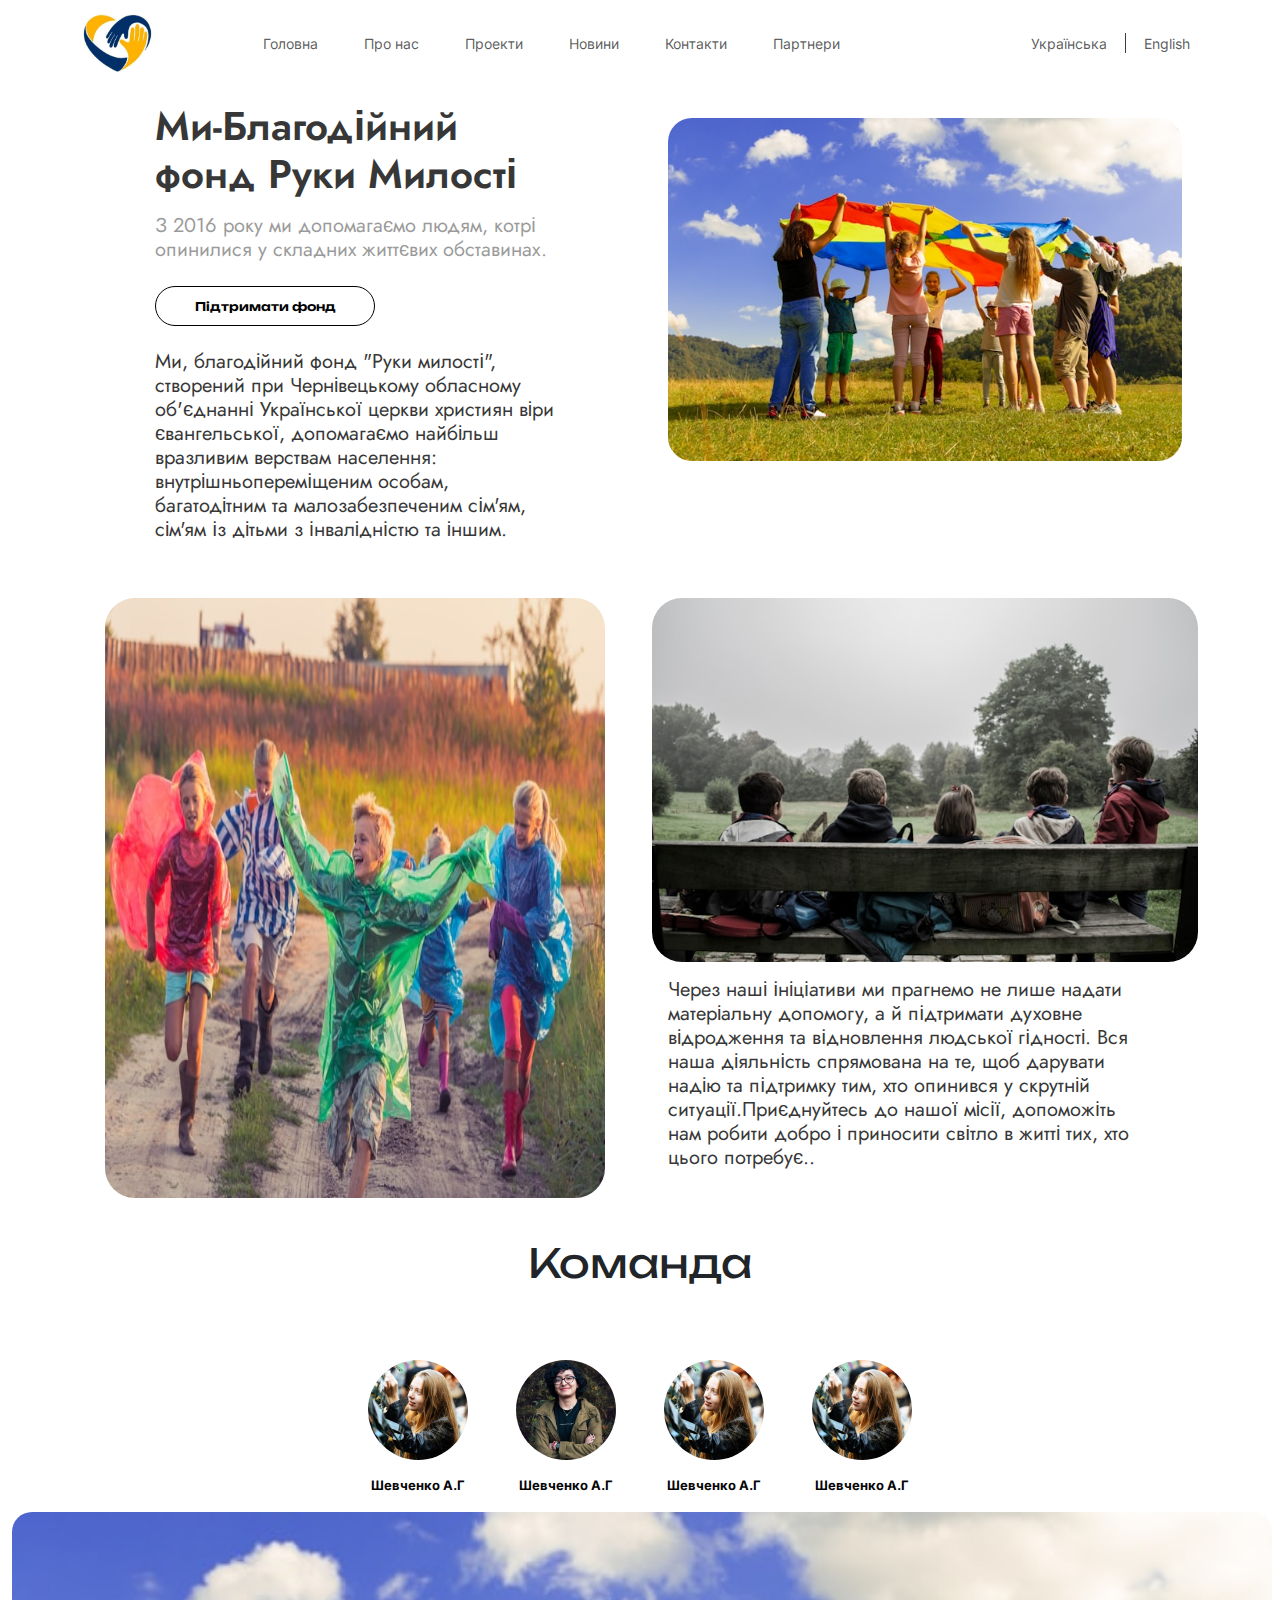
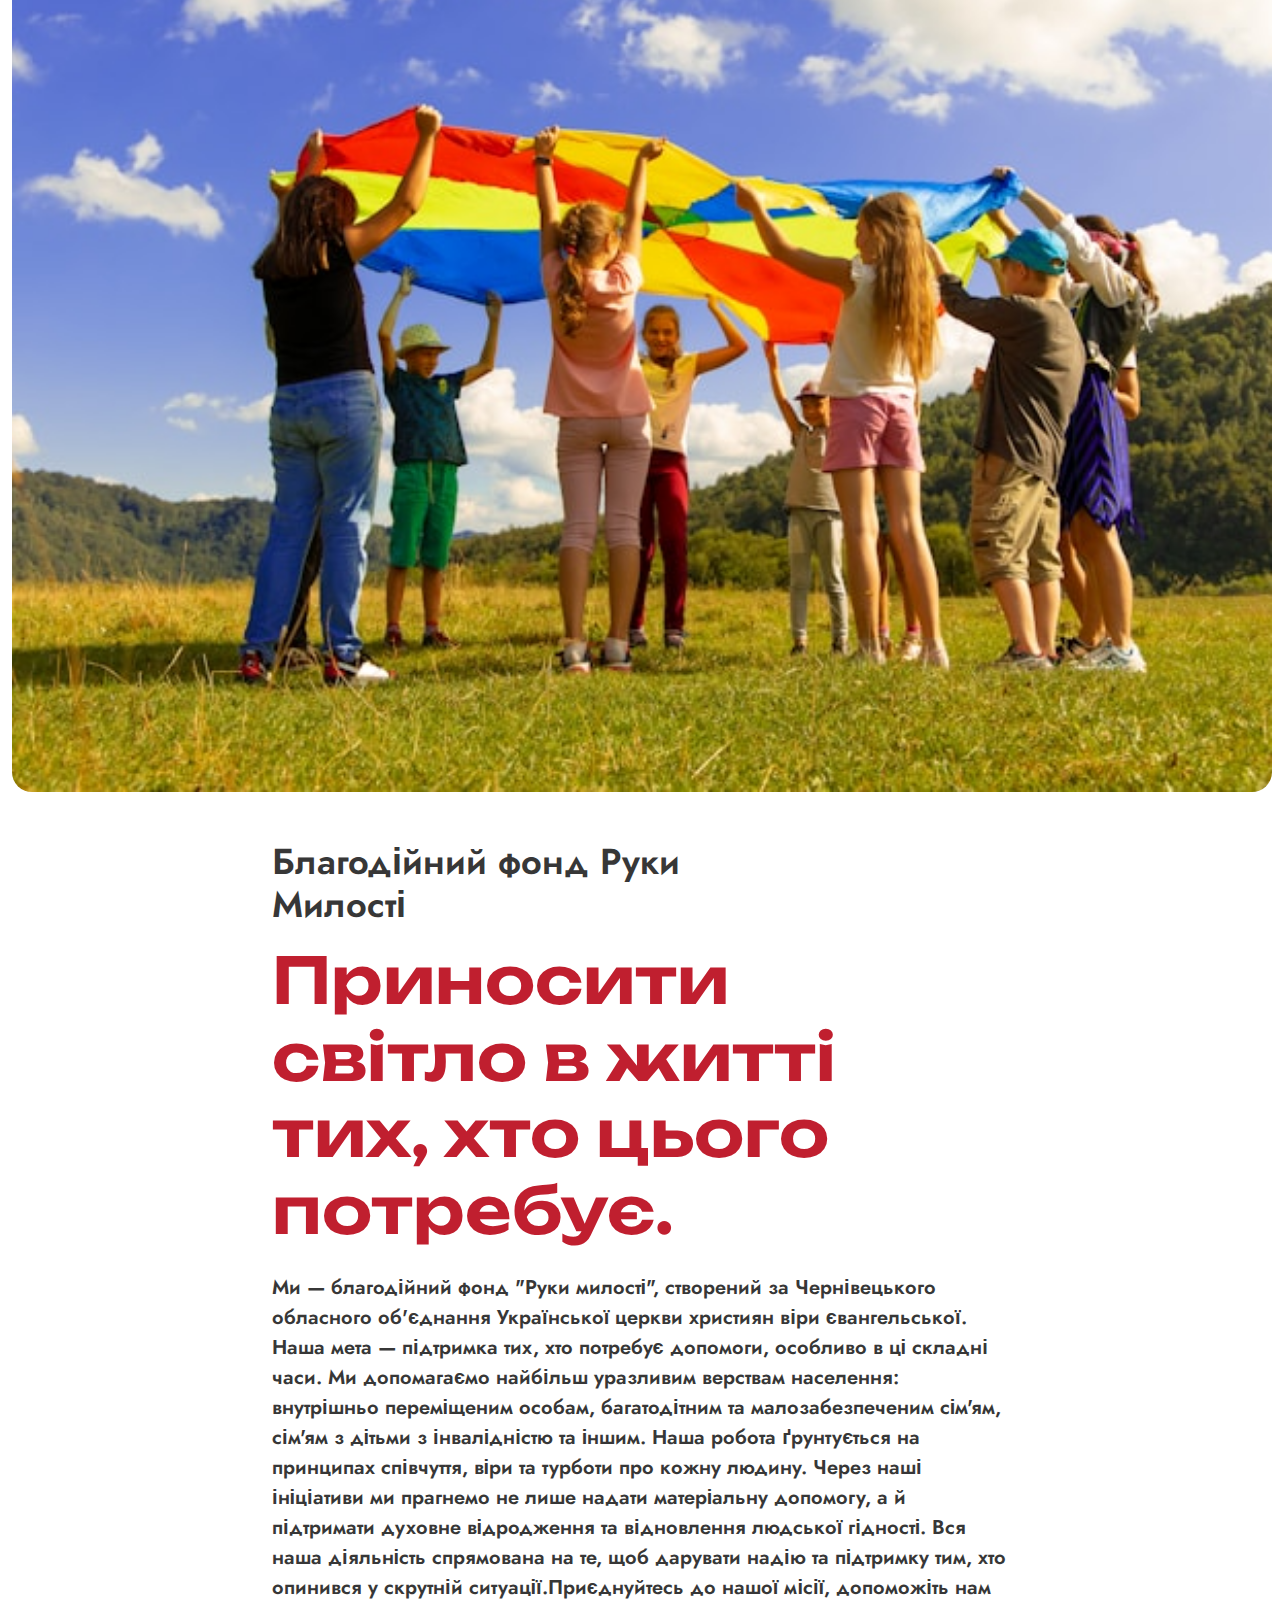
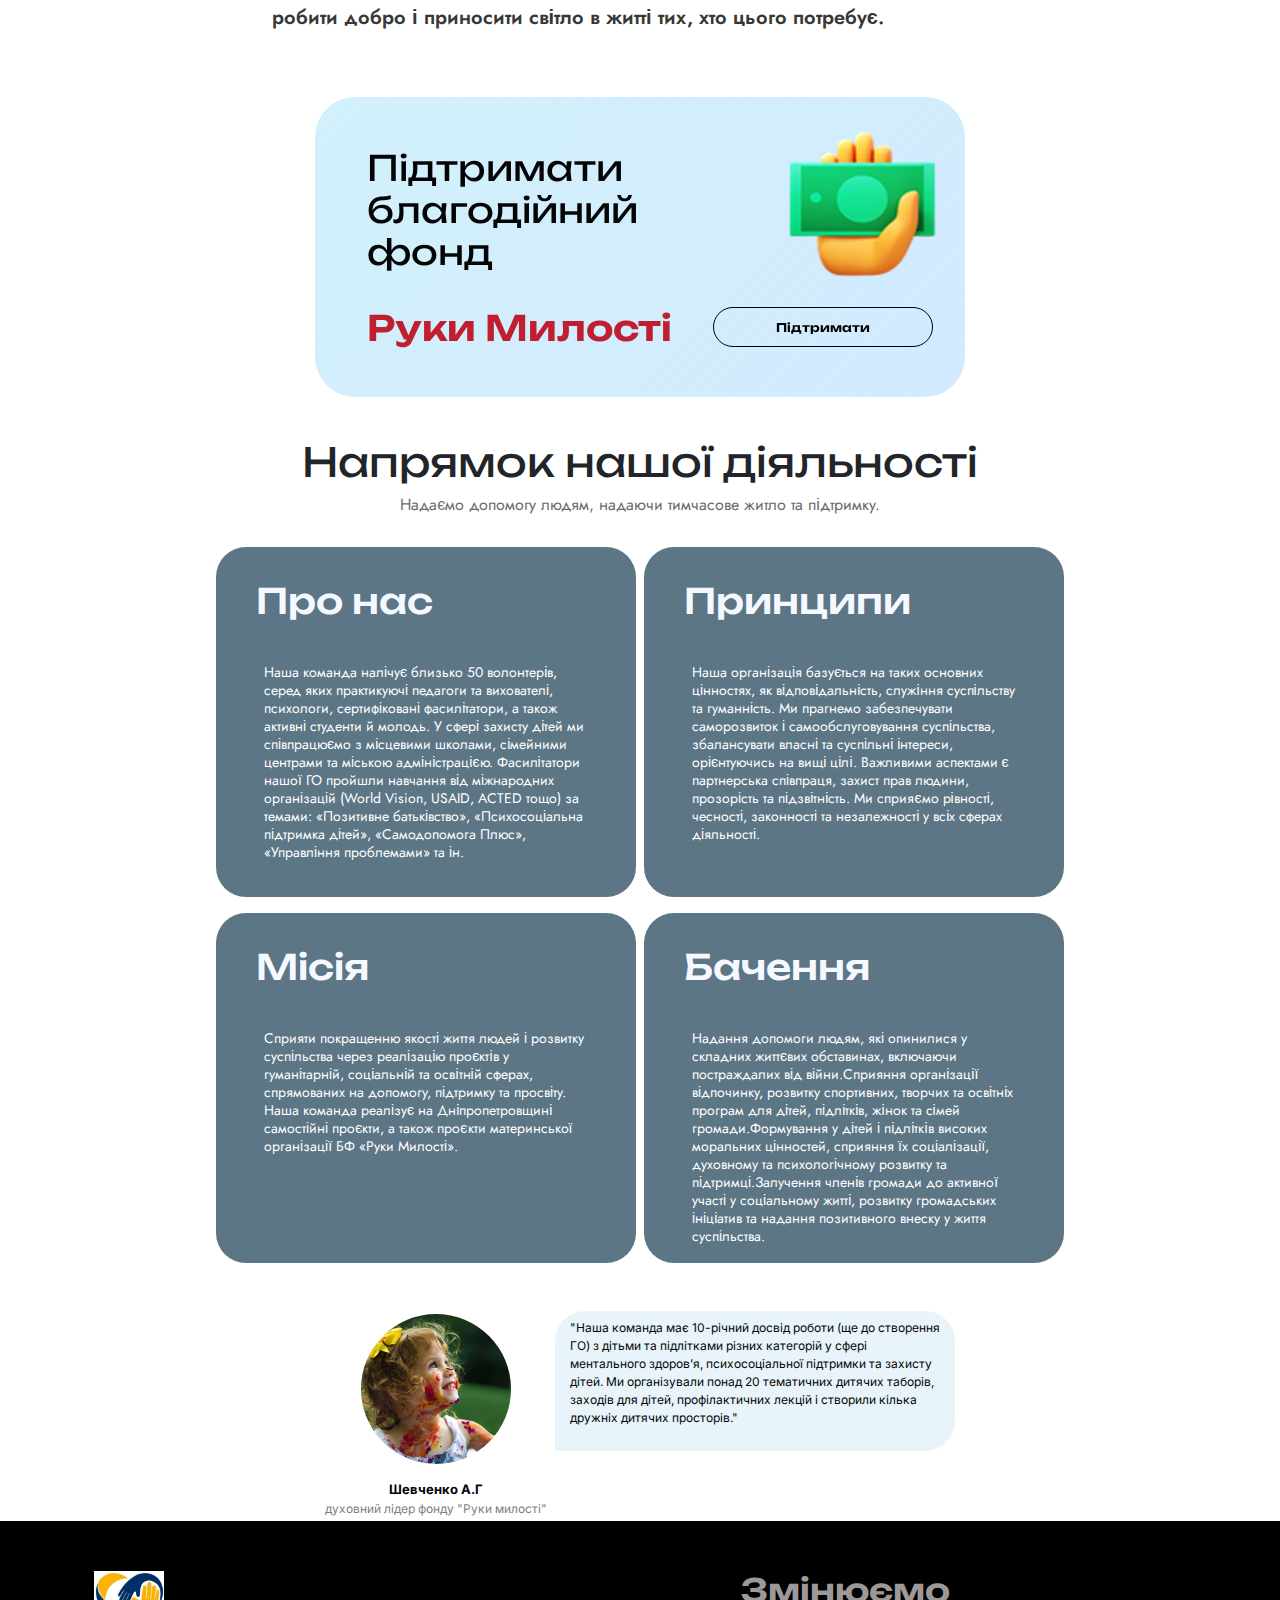
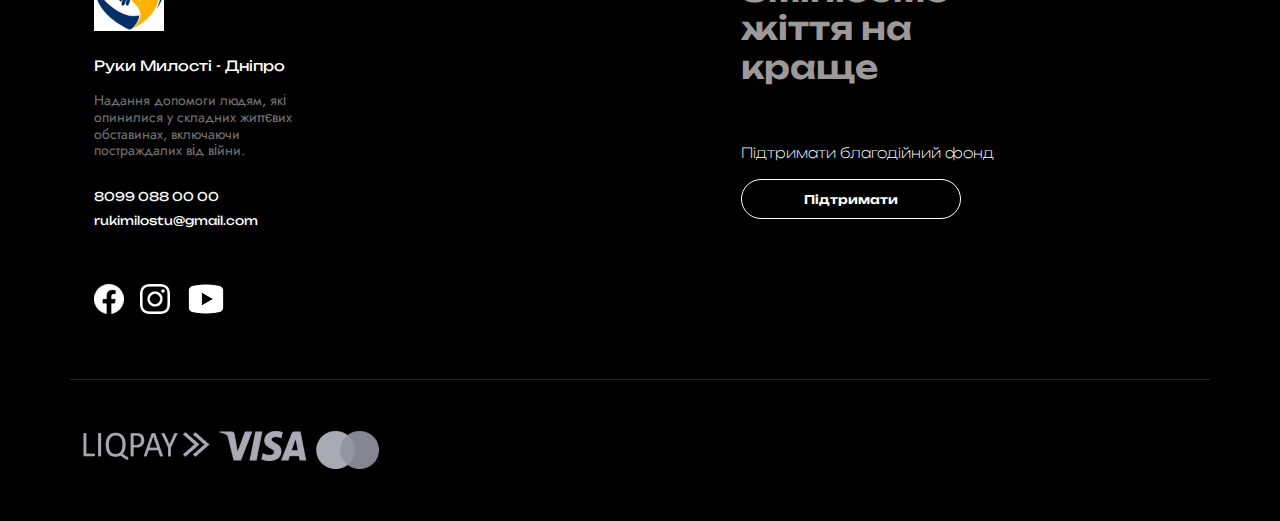
<file: about.html>
<!DOCTYPE html>
<html lang="en">
<head>
    <meta charset="UTF-8">
    <meta name="viewport" content="width=device-width, initial-scale=1.0">


    <link href="https://cdn.jsdelivr.net/npm/bootstrap@5.3.1/dist/css/bootstrap.min.css" rel="stylesheet">
    <link rel="stylesheet" href="/CSS/style.css"/>
    <link rel="stylesheet" href="/CSS/media.css"/>
    <link rel="preconnect" href="https://fonts.googleapis.com">
    <link rel="preconnect" href="https://fonts.gstatic.com" crossorigin>
    <link href="https://fonts.googleapis.com/css2?family=Jost:ital,wght@0,100..900;1,100..900&display=swap" rel="stylesheet">
    <link rel="preconnect" href="https://fonts.googleapis.com">
    <link rel="preconnect" href="https://fonts.gstatic.com" crossorigin>
    <link href="https://fonts.googleapis.com/css2?family=Inter:ital,opsz,wght@0,14..32,100..900;1,14..32,100..900&family=Unbounded:wght@200..900&display=swap" rel="stylesheet">
    <link rel="preconnect" href="https://fonts.googleapis.com">
    <!-- <link rel="preconnect" href="https://fonts.gstatic.com" crossorigin>
    <link href="https://fonts.googleapis.com/css2?family=Unbounded:wght@200..900&display=swap" rel="stylesheet"> -->
    <title>Руки Милості про нас</title>

</head>
<body>
     <!-- меню  -->
     <section class="navigation-section">
        <nav class="navbar navbar-expand-lg custom-nuvbar">
            <div class="container">
                <!-- Логотип -->
                <a class="navbar-brand logo-text" href="/">
                    <img src="/image/logo-ruki.jpeg" alt="Лого руки милости" width="70" height="60">
                    <span class="ms-2 d-inline d-lg-none text-decor-mobile">Руки милості</span>
                </a>
        
                <!-- Кнопка для мобильного меню -->
                <button class="navbar-toggler" type="button" data-bs-toggle="collapse" data-bs-target="#navbarNav"
                        aria-controls="navbarNav" aria-expanded="false" aria-label="Переключить навигацию">
                    <span class="navbar-toggler-icon"></span>
                   
                </button>
        
                <!-- Меню -->
                <div class="collapse navbar-collapse full-screen-menu" id="navbarNav">
                    <ul class="navbar-nav mx-auto align-items-center" style="display: flex; gap: 30px;">
                        <li class="nav-item">
                            <a class="nav-link" href="#" style="font-size: 14px;">Головна</a>
                        </li>
                        <li class="nav-item">
                            <a class="nav-link" href="#" style="font-size: 14px;">Про нас</a>
                        </li>
                        <li class="nav-item">
                            <a class="nav-link" href="#" style="font-size: 14px;">Проекти</a>
                        </li>
                        <li class="nav-item">
                            <a class="nav-link" href="#" style="font-size: 14px;">Новини</a>
                        </li>
                        <li class="nav-item">
                            <a class="nav-link" href="#" style="font-size: 14px;">Контакти</a>
                        </li>
                        <li class="nav-item">
                            <a class="nav-link" href="#" style="font-size: 14px;">Партнери</a>
                        </li>
                    </ul>
        
                    <ul class="navbar-nav ms-auto align-items-center">
                        <li class="nav-item">
                            <a class="nav-link" href="#" style="font-size: 14px;">Українська</a>
                        </li>
                        <li class="nav-item">
                            <div style="border-left: 1px solid rgb(65, 59, 59); height: 20px; margin: 0 10px;"></div>
                        </li>
                        <li class="nav-item">
                            <a class="nav-link" href="#" style="font-size: 14px;">English</a>
                        </li>
                    </ul>
                </div>
            </div>
        </nav>
    </section>
    <!-- меню  -->
    <!-- about-first-section   -->
    <section class="about-first-section mt-3">
        <div class="container">
            <div class="row flex-column-reverse justify-content-center flex-md-row">
                <!-- Левая колонка с элементами -->
                <div class="col-md-6 d-flex flex-column gap-3 text-md-start text-center justify-content-center align-items-center">
                    <div class="about-first-bady">
                        <div class="about-first-text">
                            <h1>Ми-Благодійний фонд Руки Милості</h1>
                        </div>
                        <div class="about-first-description mt-3">
                            <h2>З 2016 року ми допомагаємо людям, котрі опинилися у складних життєвих обставинах.</h2>
                        </div>
                        <div class="about-first-button mt-4">
                            <a href="#"></a><button class="button-section">Підтримати фонд</button>
                        </div>
                        <div class="about-first-descriptiontext mt-4">
                            <h3>Ми, благодійний фонд "Руки милості", створений при Чернівецькому обласному об'єднанні Української церкви християн віри євангельської, допомагаємо найбільш вразливим верствам населення: внутрішньопереміщеним особам, багатодітним та малозабезпеченим сім'ям, сім'ям із дітьми з інвалідністю та іншим.</h3>
                        </div>
                    </div>
                </div>
                 <!-- Правая колонка с элементами -->
                <div class="col-md-6 d-flex justify-content-start">
                    <div class="about-first-img-body d-flex">
                        <img src="/image/slider/slider.jpg" class="img-fluid align-self-start p-3" alt="about-ruki-milosty-image">
                    </div>
                </div>

            </div>
        </div>
    </section>
    <!-- about-first-section   -->
    <!-- about-image-section   -->
    <section class="about-image-section mt-5">
        <div class="container">
            <div class="row column-image">
                <div class="col-12 col-md-6 col-lg-6">
                    <div class="about-image-left-column d-flex justify-content-center align-items-center">
                        <div class="about-image-item">
                            <img src="/image/slider/slider2.jpg"  alt="about-ruki-milosty">
                        </div>
                    </div>
                </div>
                <div class="col-12 col-md-6 col-lg-6 d-flex flex-column align-items-center">
                    <div class="about-image-right-column">
                        <div class="about-image-items">
                            <img src="/image/slider/slider3.jpg" class="img-fluid" alt="about-ruki-milosty">
                        </div>
                        <div class="about-image-text px-3 mt-3">
                            <h4>Через наші ініціативи ми прагнемо не лише надати матеріальну допомогу, а й підтримати духовне відродження та відновлення людської гідності. Вся наша діяльність спрямована на те, щоб дарувати надію та підтримку тим, хто опинився у скрутній ситуації.Приєднуйтесь до нашої місії, допоможіть нам робити добро і приносити світло в житті тих, хто цього потребує..</h4>
                        </div>
                    </div>

                </div>

            </div>
        </div>
    </section>
    <!-- about-image-section -->
       <!-- text -->
    <section class="text-section">
        <div class="container">
            <div class="row">
                <div class="col-12 text-center d-flex justify-content-center flex-column align-items-center">
                    <h2 class="main-text">Команда</h2>
                </div>
            </div> 
        </div>
    </section>
    <!-- text -->

    <!-- team -->
    <section class="team-section mt-5">
        <div class="container">
            <div class="row align-items-center justify-content-center g-2">
                <div class="col-md-6 d-flex flex-row justify-content-center flex-wrap gap-5 mt-4">
                    <div class="team-card-mans justify-content-center align-items-center d-flex flex-column">
                        <img src="/image/man1.jpg" alt="">
                        <div class="team-card--items mt-3">
                            <p>Шевченко А.Г</p>
                        </div>
                        
                    </div>
                    <div class="team-card-mans justify-content-center align-items-center d-flex flex-column">
                        <img src="/image/man2.jpg" alt="">
                        <div class="team-card--items mt-3">
                            <p>Шевченко А.Г</p>
                        </div>
                        
                    </div>
                    <div class="team-card-mans justify-content-center align-items-center d-flex flex-column">
                        <img src="/image/man1.jpg" alt="">
                        <div class="team-card--items mt-3">
                            <p>Шевченко А.Г</p>
                        </div>
                    </div>
                    <div class="team-card-mans justify-content-center align-items-center d-flex flex-column">
                        <img src="/image/man1.jpg" alt="">
                        <div class="team-card--items mt-3">
                            <p>Шевченко А.Г</p>
                        </div>
                    </div>
                </div>
            </div>
        </div>

    </section>
    <!-- team -->

    <!-- about-image-full-->
    <section class="about-image-full-section mt-3">
        <div class="container-fluid">
            <div class="row justify-content-center align-items-center">
                <div class="col-12 text-center">
                    <img src="/image/slider/slider.jpg" class="img-full-about-team" alt="team-riki-milosty">
                </div>
            </div>
        </div>
    </section>
    <!-- about-image-full-->
    <section class="about-text-section mt-5">
        <div class="container">
            <div class="row justify-content-center align-items-center">
                <div class="col-12 col-md-8">
                    <div class="about-text-bady">
                        <div class="about-text-description">
                            <h3>Благодійний фонд Руки Милості</h3>
                        </div>
                        <div class="about-text-description-item mt-3">
                            <h4>Приносити світло в житті тих, хто цього потребує.</h4>
                        </div>
                        <div class="about-text-description-items mt-4 text-md-start">
                            <p>Ми — благодійний фонд "Руки милості", створений за Чернівецького обласного об'єднання Української церкви християн віри євангельської. Наша мета — підтримка тих, хто потребує допомоги, особливо в ці складні часи.
                                Ми допомагаємо найбільш уразливим верствам населення: внутрішньо переміщеним особам, багатодітним та малозабезпеченим сім'ям, сім'ям з дітьми з інвалідністю та іншим. Наша робота ґрунтується на принципах співчуття, віри та турботи про кожну людину.
                                Через наші ініціативи ми прагнемо не лише надати матеріальну допомогу, а й підтримати духовне відродження та відновлення людської гідності. Вся наша діяльність спрямована на те, щоб дарувати надію та підтримку тим, хто опинився у скрутній ситуації.Приєднуйтесь до нашої місії, допоможіть нам робити добро і приносити світло в житті тих, хто цього потребує.
                            </p>
                        </div>
                    </div>
                </div>

            </div>
        </div>
    </section>

    <!-- oplata-section -->
    <section class="pidtrimka-card-section mt-5">
        <div class="container">
            <div class="row align-items-center justify-content-center">
                <a href="">
                    <div class="pidtrimka-card">
                        <div class="pidtrimka-card-body d-flex justify-content-between flex-wrap-reverse">
                            <div class="pidtrimka-card-body_text d-flex">
                                <h6>Підтримати благодійний фонд</h6>
                            </div>
                            <div class="pidtrimka-card-body_img d-flex justify-content-center align-items-center mx-auto""></div>
                        </div>
                        <div class="pidtrimka-card-oplata-body d-flex justify-content-between flex-wrap">
    
                            <div class="pidtrimka-card-oplata-body_items d-flex">
                                <h6>Руки Милості</h6>
                            </div>
                            <div class="pidtrimka-card-oplata-body_button d-flex">
                                <a href="#"></a><button class="button-section">Підтримати</button>
                            </div>
    
                        </div>
    
                    </div>
                </a>
                

            </div>
        </div>

    </section>
    <!-- oplata-section -->

    <!-- text -->
    <section class="text-section">
        <div class="container">
            <div class="row">
                <div class="col-12 text-center d-flex justify-content-center flex-column align-items-center">
                    <h2 class="main-text">Напрямок нашої діяльності</h2>
                    <p class="text-center description-text">Надаємо допомогу людям, надаючи тимчасове житло та підтримку.</p>
                </div>
            </div> 
        </div>
    </section>
    <!-- text -->

    <!-- about-section-card -->
    <section class="about-card-section mt-3">
        <div class="container">
            <div class="row align-items-center justify-content-center g-2">
                <div class="col-auto d-flex flex-column justify-content-center gap-3">
                    <div class="about-card d-flex flex-column">

                        <div class="about-card-body d-flex justify-content-between">
                            <div class="about-card-body-item">
                                <h5>Про нас</h5>
                            </div>
                            <div class="about-card-body-logo"></div>
                        </div>

                        <div class="about-card-body-items d-flex justify-content-center px-5">
                            <p>Наша команда налічує близько 50 волонтерів, серед яких практикуючі педагоги та вихователі, психологи, сертифіковані фасилітатори, а також активні студенти й молодь. У сфері захисту дітей ми співпрацюємо з місцевими школами, сімейними центрами та міською адміністрацією. Фасилітатори нашої ГО пройшли навчання від міжнародних організацій (World Vision, USAID, ACTED тощо) за темами: «Позитивне батьківство», «Психосоціальна підтримка дітей», «Самодопомога Плюс», «Управління проблемами» та ін.</p>
                        </div>
                    </div>
                    <div class="about-card d-flex flex-column">

                        <div class="about-card-body d-flex justify-content-between">
                            <div class="about-card-body-item">
                                <h5>Місія</h5>
                            </div>
                            <div class="about-card-body-logo"></div>
                        </div>

                        <div class="about-card-body-items d-flex justify-content-center px-5">
                            <p>Сприяти покращенню якості життя людей і розвитку суспільства через реалізацію проєктів у гуманітарній, соціальній та освітній сферах, спрямованих на допомогу, підтримку та просвіту. Наша команда реалізує на Дніпропетровщині самостійні проєкти, а також проєкти материнської організації БФ «Руки Милості».</p>
                        </div>
                    </div>
                    
                </div>
                <div class="col-auto d-flex flex-column justify-content-center gap-3">
                    <div class="about-card d-flex flex-column ">

                        <div class="about-card-body d-flex justify-content-between">
                            <div class="about-card-body-item">
                                <h5>Принципи</h5>
                            </div>
                            <div class="about-card-body-logo"></div>
                        </div>

                        <div class="about-card-body-items d-flex justify-content-center px-5">
                            <p>
                                Наша організація базується на таких основних цінностях, як відповідальність, служіння суспільству та гуманність. Ми прагнемо забезпечувати саморозвиток і самообслуговування суспільства, збалансувати власні та суспільні інтереси, орієнтуючись на вищі цілі. Важливими аспектами є партнерська співпраця, захист прав людини, прозорість та підзвітність. Ми сприяємо рівності, чесності, законності та незалежності у всіх сферах діяльності.</p>
                        </div>
                    </div>
                    <div class="about-card d-flex flex-column ">

                        <div class="about-card-body d-flex justify-content-between">
                            <div class="about-card-body-item">
                                <h5>Бачення</h5>
                            </div>
                            <div class="about-card-body-logo"></div>
                        </div>

                        <div class="about-card-body-items d-flex justify-content-center px-5">
                            <p>Надання допомоги людям, які опинилися у складних життєвих обставинах, включаючи постраждалих від війни.Сприяння організації відпочинку, розвитку спортивних, творчих та освітніх програм для дітей, підлітків, жінок та сімей громади.Формування у дітей і підлітків високих моральних цінностей, сприяння їх соціалізації, духовному та психологічному розвитку та підтримці.Залучення членів громади до активної участі у соціальному житті, розвитку громадських ініціатив та надання позитивного внеску у життя суспільства.</p>
                        </div>
                    </div>
                </div>
            </div>
            
        </div>

    </section>
    <!-- about-section-card -->


    <!-- team-section -->
    <section class="team-section mt-5">
        <div class="container">

            <div class="row align-items-center justify-content-center g-2">
                <!-- section -->
                <div class="col-auto d-flex flex-column justify-content-center gap-3">
                    <div class="team-card-man justify-content-center align-items-center d-flex flex-column">
                        <img src="/image/first-img.png" alt="">
                        <div class="team-card--items mt-3">
                            <p>Шевченко А.Г</p>
                        </div>
                        <div class="team-card--item">
                            <span>духовний лідер фонду "Руки милості"</span>
                        </div>
                    </div>
                </div>
                <!-- section -->
                <div class="col-auto d-flex flex-column justify-content-center gap-3">
                    <div class="team-card-right justify-content-center align-items-center d-flex flex-column">
                        <div class="team-card-right-body">
                            <p>"Наша команда має 10-річний досвід роботи (ще до створення ГО) з дітьми та підлітками різних категорій у сфері ментального здоров’я, психосоціальної підтримки та захисту дітей. Ми організували понад 20 тематичних дитячих таборів, заходів для дітей, профілактичних лекцій і створили кілька дружніх дитячих просторів."</p>
                        </div>

                    </div>

                </div>
                <!-- team-section -->
            </div>
        </div>

    </section>
    <!-- team-section -->

  

    <!-- footer -->
    <footer class="footer">
        <div class="container">
            <div class="row">
                <div class="col-12 col-md-3 d-flex flex-column px-4">
                    <div class="footer-column-bady-left">
                        <div class="footer-logo">
                            <img src="/image/logo-ruki.jpeg" alt="logo">
                        </div>
                        <div class="footer-item mt-4">
                            <p>Руки Милості - Дніпро</p>
                        </div>
                        <div class="footer-item-text mt-2">
                            <h6>Надання допомоги людям, які опинилися у складних життєвих обставинах, включаючи постраждалих від війни.</h6>
                        </div>
                        <div class="footer-item-tel mt-4">
                            <a href="">8099 088 00 00</a>
                        </div>
                        <div class="footer-item-mail">
                            <a href="">rukimilostu@gmail.com</a>
                        </div>
                        <div class="footer-item-soc-body d-flex flex-row gap-3 mt-5 align-items-center">
                            <a href=""><img class="footer-soc" src="/image/footer-facebook.png"></a>
                            <a href=""><img  class="footer-soc" src="/image/footer-instagramm.png"></a>
                            <a href=""><img  class="footer-soс-youtube" src="/image/footer-YouTube.png"></a>
                        </div>
                    </div>
                </div>
                <div class="col-12 col-md-8">
                    <div class="footer-colum-right d-flex flex-column px-4">
                        <div class="footer-item-rigth-text">
                            <h6>Змінюємо жіття на краще</h6>
                        </div>
                        <div class="footer-item-rigth-description mt-5">
                            <p>Підтримати благодійний фонд</p>
                        </div>
                        <div class="footer-item-rigth-button">
                            <a href="#"></a><button class="button-footer">Підтримати</button>
                        </div>
                    </div>
                </div>
                <!-- <div class="w-100 border-bottom border-secondary"></div> -->
                <div class="full-width-divider"></div>

                <div class="row">
                    <div class="col-auto">
                        <div class="oplata-footer-bady d-flex gap-2">
                            <img src="/image/footer-liqpay.png" alt="liqpay">
                            <img src="/image/footer-visa.png" alt="visa">
                            <img src="/image/footer-master.png" alt="master-card">
                        </div>
                       
                    </div>
                </div>
            </div>
        </div>


    </footer>
    <!-- footer -->
    <!--  bootstrap -->
    <script src="https://cdn.jsdelivr.net/npm/bootstrap@5.3.1/dist/js/bootstrap.bundle.min.js"></script>
    <!--  bootstrap -->
</body>
</html>
</file>
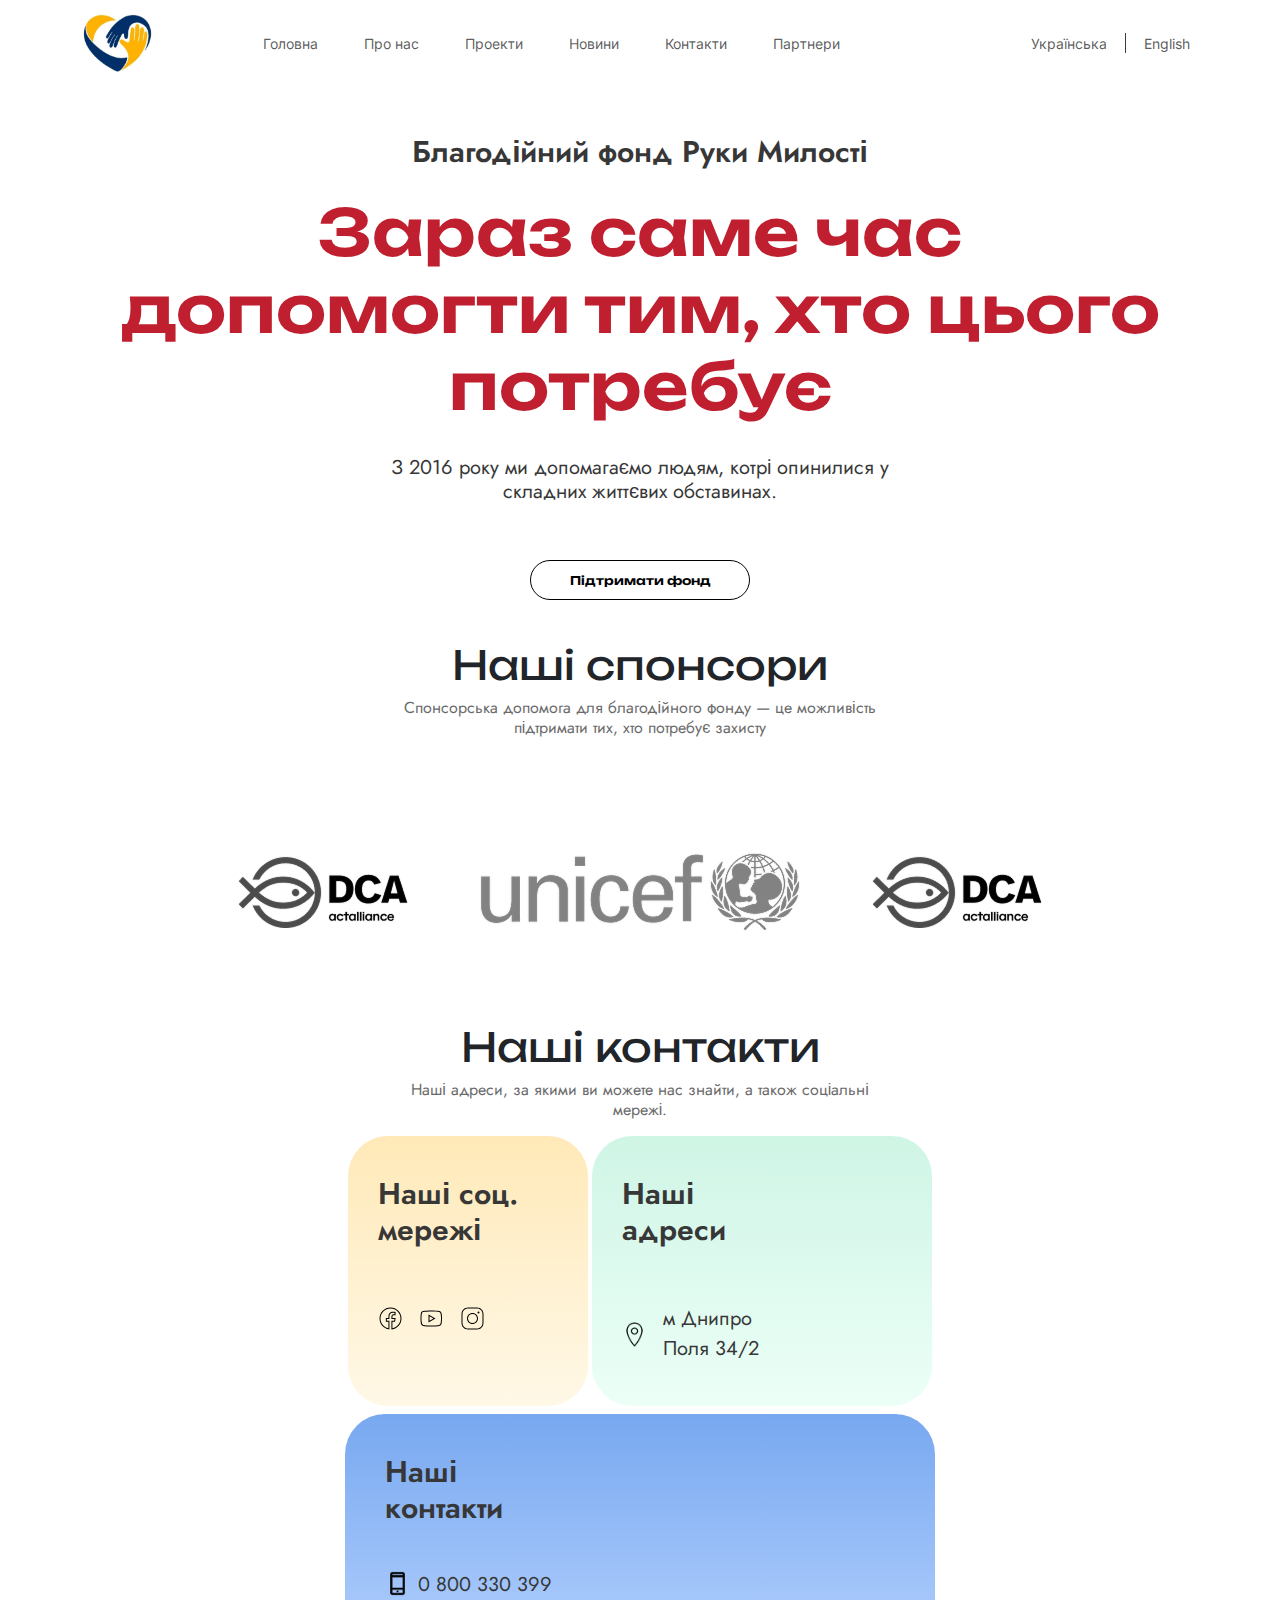
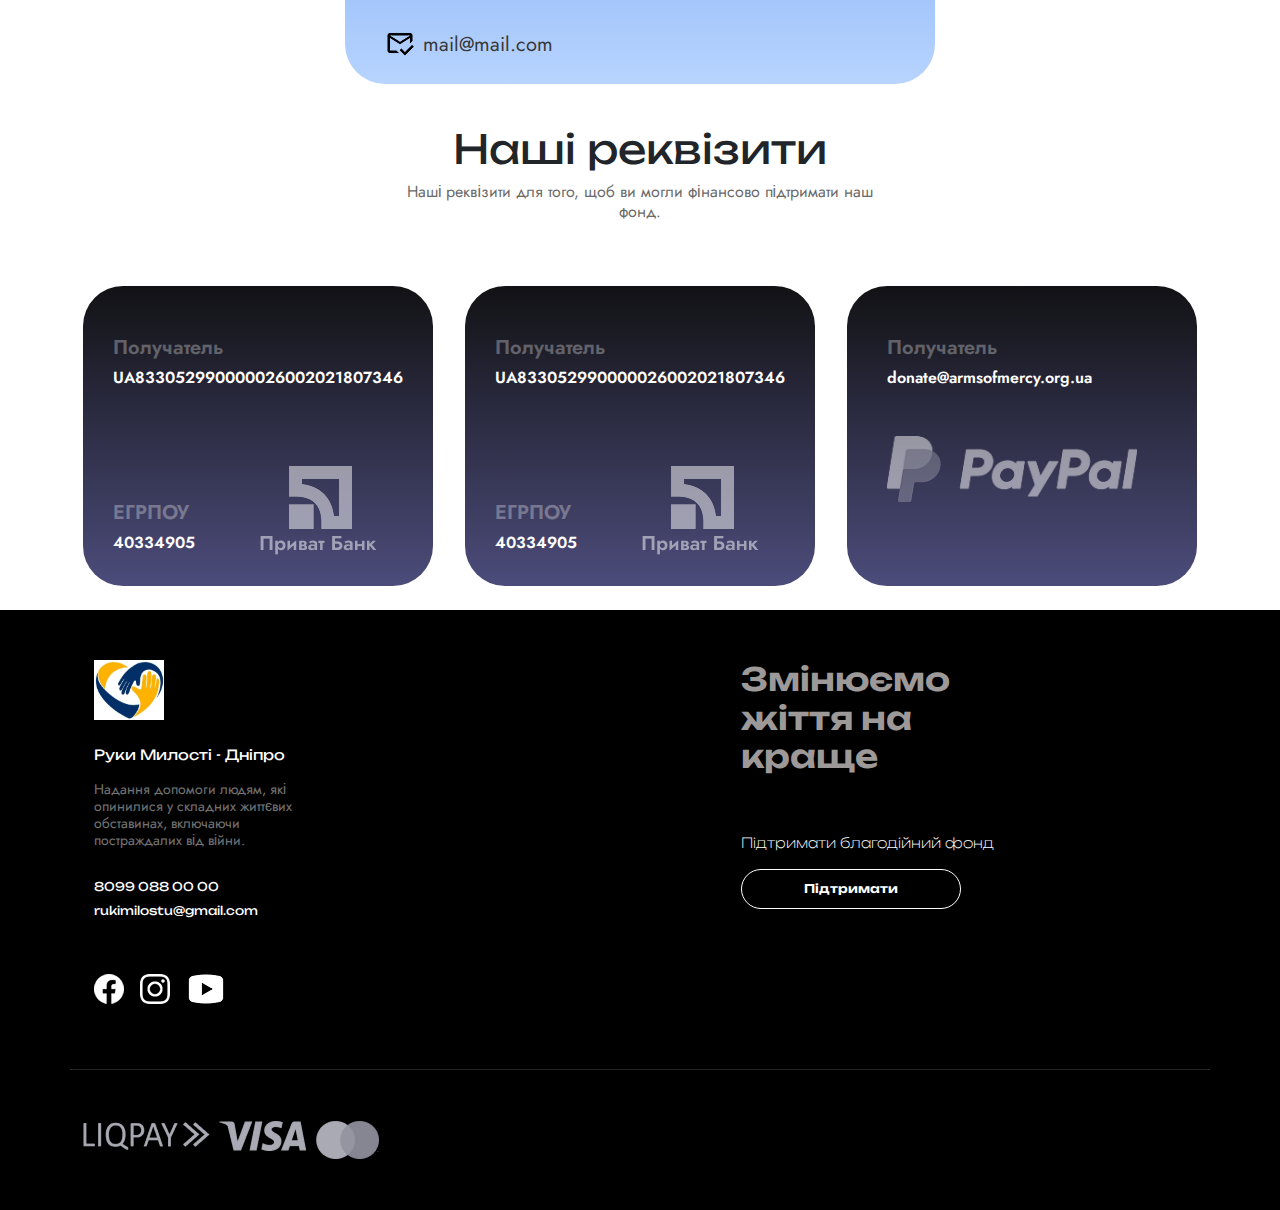
<file: contact.html>
<!DOCTYPE html>
<html lang="en">
<head>
    <meta charset="UTF-8">
    <meta name="viewport" content="width=device-width, initial-scale=1.0">


    <link href="https://cdn.jsdelivr.net/npm/bootstrap@5.3.1/dist/css/bootstrap.min.css" rel="stylesheet">
    <link rel="stylesheet" href="/CSS/style.css"/>
    <link rel="stylesheet" href="/CSS/media.css"/>
    <link rel="preconnect" href="https://fonts.googleapis.com">
    <link rel="preconnect" href="https://fonts.gstatic.com" crossorigin>
    <link href="https://fonts.googleapis.com/css2?family=Jost:ital,wght@0,100..900;1,100..900&display=swap" rel="stylesheet">
    <link rel="preconnect" href="https://fonts.googleapis.com">
    <link rel="preconnect" href="https://fonts.gstatic.com" crossorigin>
    <link href="https://fonts.googleapis.com/css2?family=Inter:ital,opsz,wght@0,14..32,100..900;1,14..32,100..900&family=Unbounded:wght@200..900&display=swap" rel="stylesheet">
    <link rel="preconnect" href="https://fonts.googleapis.com">
    <!-- <link rel="preconnect" href="https://fonts.gstatic.com" crossorigin>
    <link href="https://fonts.googleapis.com/css2?family=Unbounded:wght@200..900&display=swap" rel="stylesheet"> -->
    <title>Руки Милості головна</title>

</head>
<body>
    <!-- меню  -->
    <section class="navigation-section">
        <nav class="navbar navbar-expand-lg custom-nuvbar">
            <div class="container">
                <!-- Логотип -->
                <a class="navbar-brand logo-text" href="/">
                    <img src="/image/logo-ruki.jpeg" alt="Лого руки милости" width="70" height="60">
                    <span class="ms-2 d-inline d-lg-none text-decor-mobile">Руки милості</span>
                </a>
        
                <!-- Кнопка для мобильного меню -->
                <button class="navbar-toggler" type="button" data-bs-toggle="collapse" data-bs-target="#navbarNav"
                        aria-controls="navbarNav" aria-expanded="false" aria-label="Переключить навигацию">
                    <span class="navbar-toggler-icon"></span>
                   
                </button>
        
                <!-- Меню -->
                <div class="collapse navbar-collapse full-screen-menu" id="navbarNav">
                    <ul class="navbar-nav mx-auto align-items-center" style="display: flex; gap: 30px;">
                        <li class="nav-item">
                            <a class="nav-link" href="#" style="font-size: 14px;">Головна</a>
                        </li>
                        <li class="nav-item">
                            <a class="nav-link" href="#" style="font-size: 14px;">Про нас</a>
                        </li>
                        <li class="nav-item">
                            <a class="nav-link" href="#" style="font-size: 14px;">Проекти</a>
                        </li>
                        <li class="nav-item">
                            <a class="nav-link" href="#" style="font-size: 14px;">Новини</a>
                        </li>
                        <li class="nav-item">
                            <a class="nav-link" href="#" style="font-size: 14px;">Контакти</a>
                        </li>
                        <li class="nav-item">
                            <a class="nav-link" href="#" style="font-size: 14px;">Партнери</a>
                        </li>
                    </ul>
        
                    <ul class="navbar-nav ms-auto align-items-center">
                        <li class="nav-item">
                            <a class="nav-link" href="#" style="font-size: 14px;">Українська</a>
                        </li>
                        <li class="nav-item">
                            <div style="border-left: 1px solid rgb(65, 59, 59); height: 20px; margin: 0 10px;"></div>
                        </li>
                        <li class="nav-item">
                            <a class="nav-link" href="#" style="font-size: 14px;">English</a>
                        </li>
                    </ul>
                </div>
            </div>
        </nav>
    </section>
    <!-- меню  -->

    <!-- section description-ruki-milosty-->
    <section class="contact-ruki-milosty mt-5">
        <div class="container">
            <div class="row justify-content-center align-items-center text-center">
                <div class="contact-rukimilosty-bady d-flex justify-content-center align-items-center text-center flex-column">
                    <div class="contact-rukimilosty-item">
                        <h1>Благодійний фонд Руки Милості</h1>
                    </div>
                    <div class="contact-rukimilosty-text mt-3">
                        <h2>Зараз саме час допомогти тим, хто цього потребує</h2>
                    </div>
                    <div class="contact-rukimilosty-description mt-4">
                        <h3>З 2016 року ми допомагаємо людям, котрі опинилися у складних життєвих обставинах.</h3>
                    </div>
                    <div class="contact-rukimilosty-button mt-5">
                        <a href="#"></a><button class="button-section">Підтримати фонд</button>
                    </div>
                </div>
            </div>
        </div>
    </section>
    <!-- section description-ruki-milosty-->

    <!-- text -->
    <section class="text-section">
        <div class="container">
            <div class="row">
                <div class="col-12 text-center d-flex justify-content-center flex-column align-items-center">
                    <h2 class="main-text">Наші спонсори</h2>
                    <p class="text-center description-text">
                        Спонсорська допомога для благодійного фонду — це можливість підтримати тих, хто потребує захисту</p>
                </div>
            </div> 
        </div>
    </section>
    <!-- text -->
    <!-- sponsor-galler-sectiony-->
    <section class="sponsor-galler-sectiony">
        <div class="container">
            <div class="row justify-content-center align-items-center gap-5 mt-5">
                <div class="col-auto">
                    <div class="sponsor-card">
                        <img src="/image/sponsor1.png" alt="logo-sponsor-ruki-milosty">
                    </div>
                </div>
                <div class="col-auto">
                    <div class="sponsor-card">
                        <img src="/image/sponsor2.png" alt="logo-sponsor-ruki-milosty">
                    </div>
                </div>
                <div class="col-auto">
                    <div class="sponsor-card">
                        <img src="/image/sponsor1.png" alt="logo-sponsor-ruki-milosty">
                    </div>
                </div>
            </div>
        </div>

    </section>
    <!-- sponsor-galler-sectiony -->

    <!-- text -->
    <section class="text-section">
        <div class="container">
            <div class="row">
                <div class="col-12 text-center d-flex justify-content-center flex-column align-items-center">
                    <h2 class="main-text">Наші контакти</h2>
                    <p class="text-center description-text">Наші адреси, за якими ви можете нас знайти, а також соціальні мережі.</p>
                </div>
            </div> 
        </div>
    </section>
    <!-- text -->

    <!-- section contacty-card -->
    <section class="contacty-section">
        <div class="container">
            <div class="row justify-content-center gap-1">
                <div class="col-auto p-0">
                    <div class="contact-card d-flex flex-column justify-content-start">
                        <div class="contact-card-two-body">
                            <div class="contact-text">
                                <h6>Наші coц. мережі</h6>
                            </div>
                            <div class="contact-body-column d-flex flex-row">
                                <div class="contact-body-col-row d-flex align-items-center gap-3 mt-5">
                                    <a  href="#"><img src="/image/detail-face.svg" alt="logo"></a>
                                    <a href="#"><img src="/image/detail-facebook.svg"alt="logo"></a>
                                    <a href="#"><img src="/image/deyail-instagram.svg" alt="logo"></a>
                                </div>
                               
                            </div>
                        </div>


                    </div>
                </div>
                <div class="col-auto p-0">
                    <div class="contact-card-two d-flex flex-column justify-content-start">
                        <div class="contact-card-two-body">
                            <div class="contact-text">
                                <h6>Наші адреси</h6>
                            </div>
                            <div class="contact-body-column d-flex flex-row">
                                <div class="contact-body-col-row d-flex align-items-center gap-3 mt-5">
                                    <a href="#"><img src="/image/contact-map.png" alt="logo"></a>
                                    <div class="contact-body-column-items">
                                        <a href=""><p>м Днипро</p></a>
                                        <a href=""><p>Поля 34/2</p></a>
                                    </div>
                                </div>
                               
                            </div>
                        </div>

                    </div>
                </div>
                <div class="row align-items-center justify-content-center mt-1">
                    <div class="col-auto p-0">
                        <div class="contact-card-tree d-flex flex-column justify-content-start">
                            <div class="contact-card-body">
                            <div class="contact-text">
                                <h6>Наші контакти</h6>
                            </div>
                            <div class="contact-body-column d-flex flex-column gap-1 mt-4">
                                <div class="contact-body-col-row d-flex align-items-center gap-2 flex-row">
                                    <a href="#"><img src="/image/contact-phone.png" alt="logo"></a>
                                    <a href="#"><p>0 800 330 399</p></a>
                                </div>
                                <div class="contact-body-col-rows d-flex align-items-center gap-2 flex-row">
                                   <a href="#"><img src="/image/contact-mail.png" alt="logo"></a> 
                                   <a href="#"><p>mail@mail.com</p></a>
                                </div>
                            </div>
                        </div>
                    </div>
                </div>
            </div>
        </div>
    </section>
    <!-- section contacty-card -->

    <!-- text -->
    <section class="text-section">
        <div class="container">
            <div class="row">
                <div class="col-12 text-center d-flex justify-content-center flex-column align-items-center">
                    <h2 class="main-text">Наші реквiзити</h2>
                    <p class="text-center description-text">Наші реквізити для того, щоб ви могли фінансово підтримати наш фонд.</p>
                </div>
            </div> 
        </div>
    </section>
    <!-- text -->
    <section class="card-contact-oplata-section mt-5 pb-4">
        <div class="container">
            <div class="row align-items-center justify-content-center gap-2">

                <div class="col-auto">
                    <a href="#">
                        <div class="card-contact-oplata d-flex">
                            <div class="card-contact-oplata-body">
                                <div class="card-contact-oplata-items d-flex flex-column">
                                    <div class="recvizit-card">
                                        <h5>Получатель</h5>
                                    </div>
                                    <div class="recvizit-card-item">
                                        <h6>UA833052990000026002021807346</h6>
                                    </div>
                                    <div class="card-contact-oplata-items-top d-flex flex-row justify-content-between gap-5">
                                        <div class="card-contact-oplata-items-column d-flex flex-column justify-content-center">
                                            <div class="card-oplata-recvizit-top">
                                                <h5>ЕГРПОУ</h5>
                                            </div>
                                            <div class="card-oplata-recvizit-top-item">
                                                <h6>40334905</h6>
                                            </div>
                                        </div>
                                        <div class="card-oplata-recvizit-img">
                                            <img src="/image/privat-bank.png" alt="logo-privat">
                                        </div>
    
                                    </div>
                                </div>
    
                            </div>
                        </div>
                    </a>
                </div>
                <div class="col-auto">
                    <a href="#">
                        <div class="card-contact-oplata d-flex">
                            <div class="card-contact-oplata-body">
                                <div class="card-contact-oplata-items d-flex flex-column">
                                    <div class="recvizit-card">
                                        <h5>Получатель</h5>
                                    </div>
                                    <div class="recvizit-card-item">
                                        <h6>UA833052990000026002021807346</h6>
                                    </div>
                                    <div class="card-contact-oplata-items-top d-flex flex-row justify-content-between gap-5">
                                        <div class="card-contact-oplata-items-column d-flex flex-column justify-content-center">
                                            <div class="card-oplata-recvizit-top">
                                                <h5>ЕГРПОУ</h5>
                                            </div>
                                            <div class="card-oplata-recvizit-top-item">
                                                <h6>40334905</h6>
                                            </div>
                                        </div>
                                        <div class="card-oplata-recvizit-img">
                                            <img src="/image/privat-bank.png" alt="logo-privat">
                                        </div>
    
                                    </div>
                                </div>
    
                            </div>
                        </div>
                    </a>
                </div>
                <div class="col-auto">
                    <a href="#">
                        <div class="card-contact-oplata d-flex">
                            <div class="card-contact-oplata-body-top">
                                <div class="card-contact-oplata-items d-flex flex-column">
                                    <div class="recvizit-card">
                                        <h5>Получатель</h5>
                                    </div>
                                    <div class="recvizit-card-item">
                                        <h6>donate@armsofmercy.org.ua</h6>
                                    </div>
                                    <div class="card-contact-img-top">
                                        <img src="/image/PayPal-logo-white.png" alt="logo-paypal">
                                    </div>
                                    
                                </div>
    
                            </div>
                        </div>
                    </a>
                </div>

            </div>
        </div>
    </section>


    <!--  footer -->
    <footer class="footer">
        <div class="container">
            <div class="row">
                <div class="col-12 col-md-3 d-flex flex-column px-4">
                    <div class="footer-column-bady-left">
                        <div class="footer-logo">
                            <img src="/image/logo-ruki.jpeg" alt="logo">
                        </div>
                        <div class="footer-item mt-4">
                            <p>Руки Милості - Дніпро</p>
                        </div>
                        <div class="footer-item-text mt-2">
                            <h6>Надання допомоги людям, які опинилися у складних життєвих обставинах, включаючи постраждалих від війни.</h6>
                        </div>
                        <div class="footer-item-tel mt-4">
                            <a href="">8099 088 00 00</a>
                        </div>
                        <div class="footer-item-mail">
                            <a href="">rukimilostu@gmail.com</a>
                        </div>
                        <div class="footer-item-soc-body d-flex flex-row gap-3 mt-5 align-items-center">
                            <a href=""><img class="footer-soc" src="/image/footer-facebook.png"></a>
                            <a href=""><img  class="footer-soc" src="/image/footer-instagramm.png"></a>
                            <a href=""><img  class="footer-soс-youtube" src="/image/footer-YouTube.png"></a>
                        </div>
                    </div>
                </div>
                <div class="col-12 col-md-8">
                    <div class="footer-colum-right d-flex flex-column px-4">
                        <div class="footer-item-rigth-text">
                            <h6>Змінюємо жіття на краще</h6>
                        </div>
                        <div class="footer-item-rigth-description mt-5">
                            <p>Підтримати благодійний фонд</p>
                        </div>
                        <div class="footer-item-rigth-button">
                            <a href="#"></a><button class="button-footer">Підтримати</button>
                        </div>
                    </div>
                </div>
                <!-- <div class="w-100 border-bottom border-secondary"></div> -->
                <div class="full-width-divider"></div>

                <div class="row">
                    <div class="col-auto">
                        <div class="oplata-footer-bady d-flex gap-2">
                            <img src="/image/footer-liqpay.png" alt="liqpay">
                            <img src="/image/footer-visa.png" alt="visa">
                            <img src="/image/footer-master.png" alt="master-card">
                        </div>
                    
                    </div>
                </div>
            </div>
        </div>


    </footer>
    <!--  footer -->

    <!--  bootstrap -->
    <script src="https://cdn.jsdelivr.net/npm/bootstrap@5.3.1/dist/js/bootstrap.bundle.min.js"></script>
    <!--  bootstrap -->
</body>
</html>
</file>
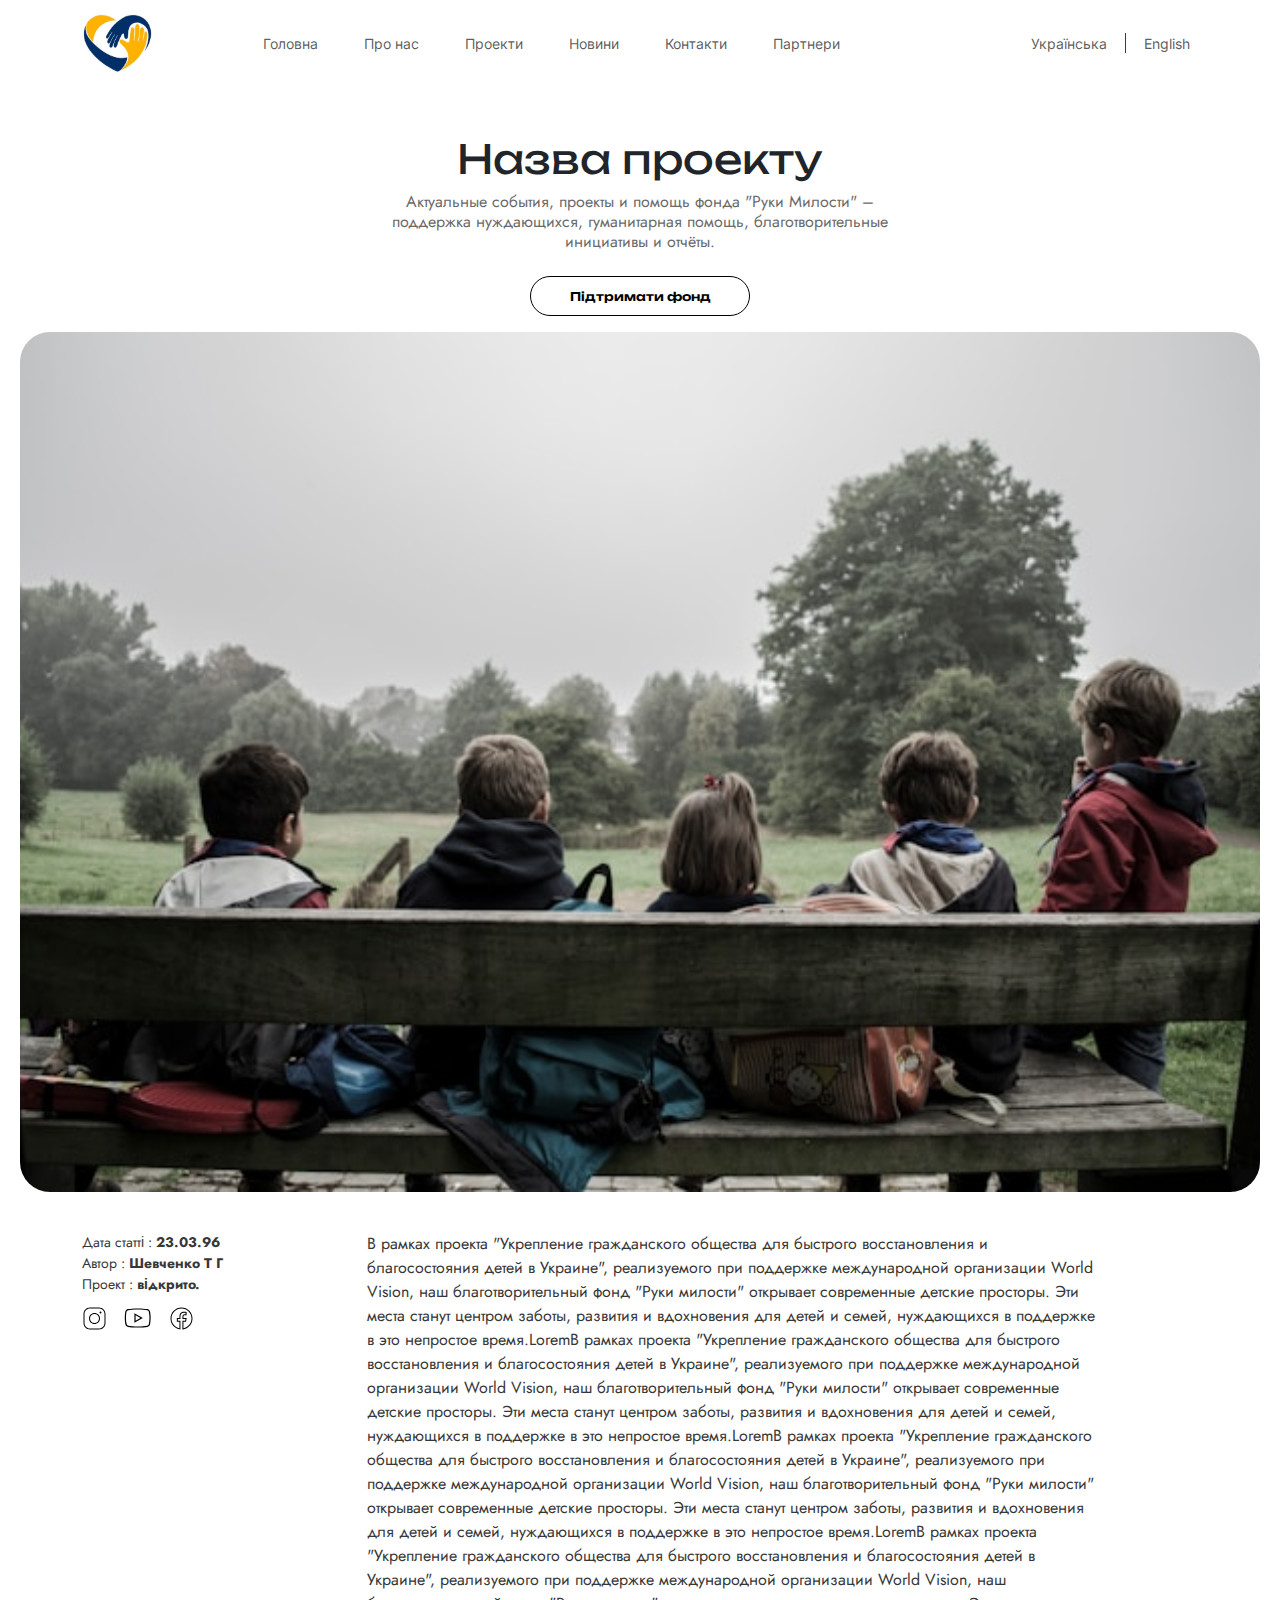
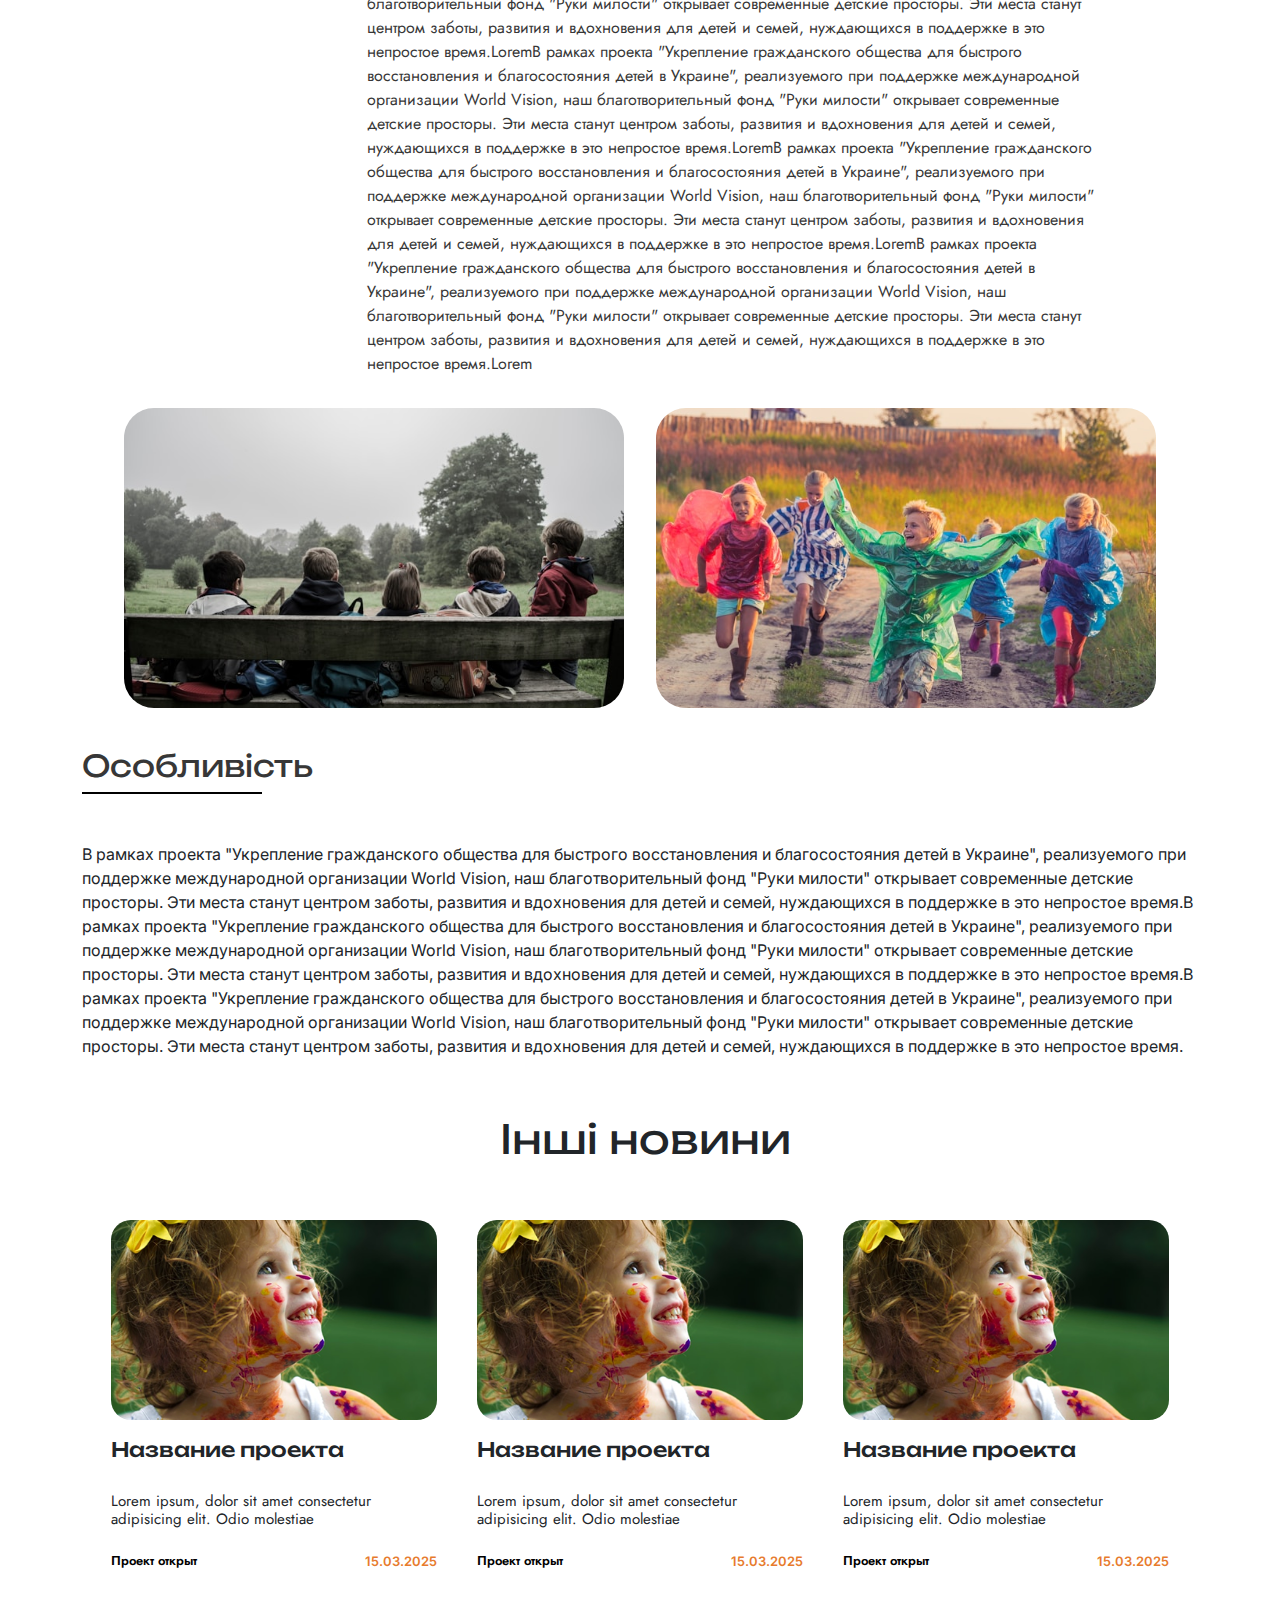
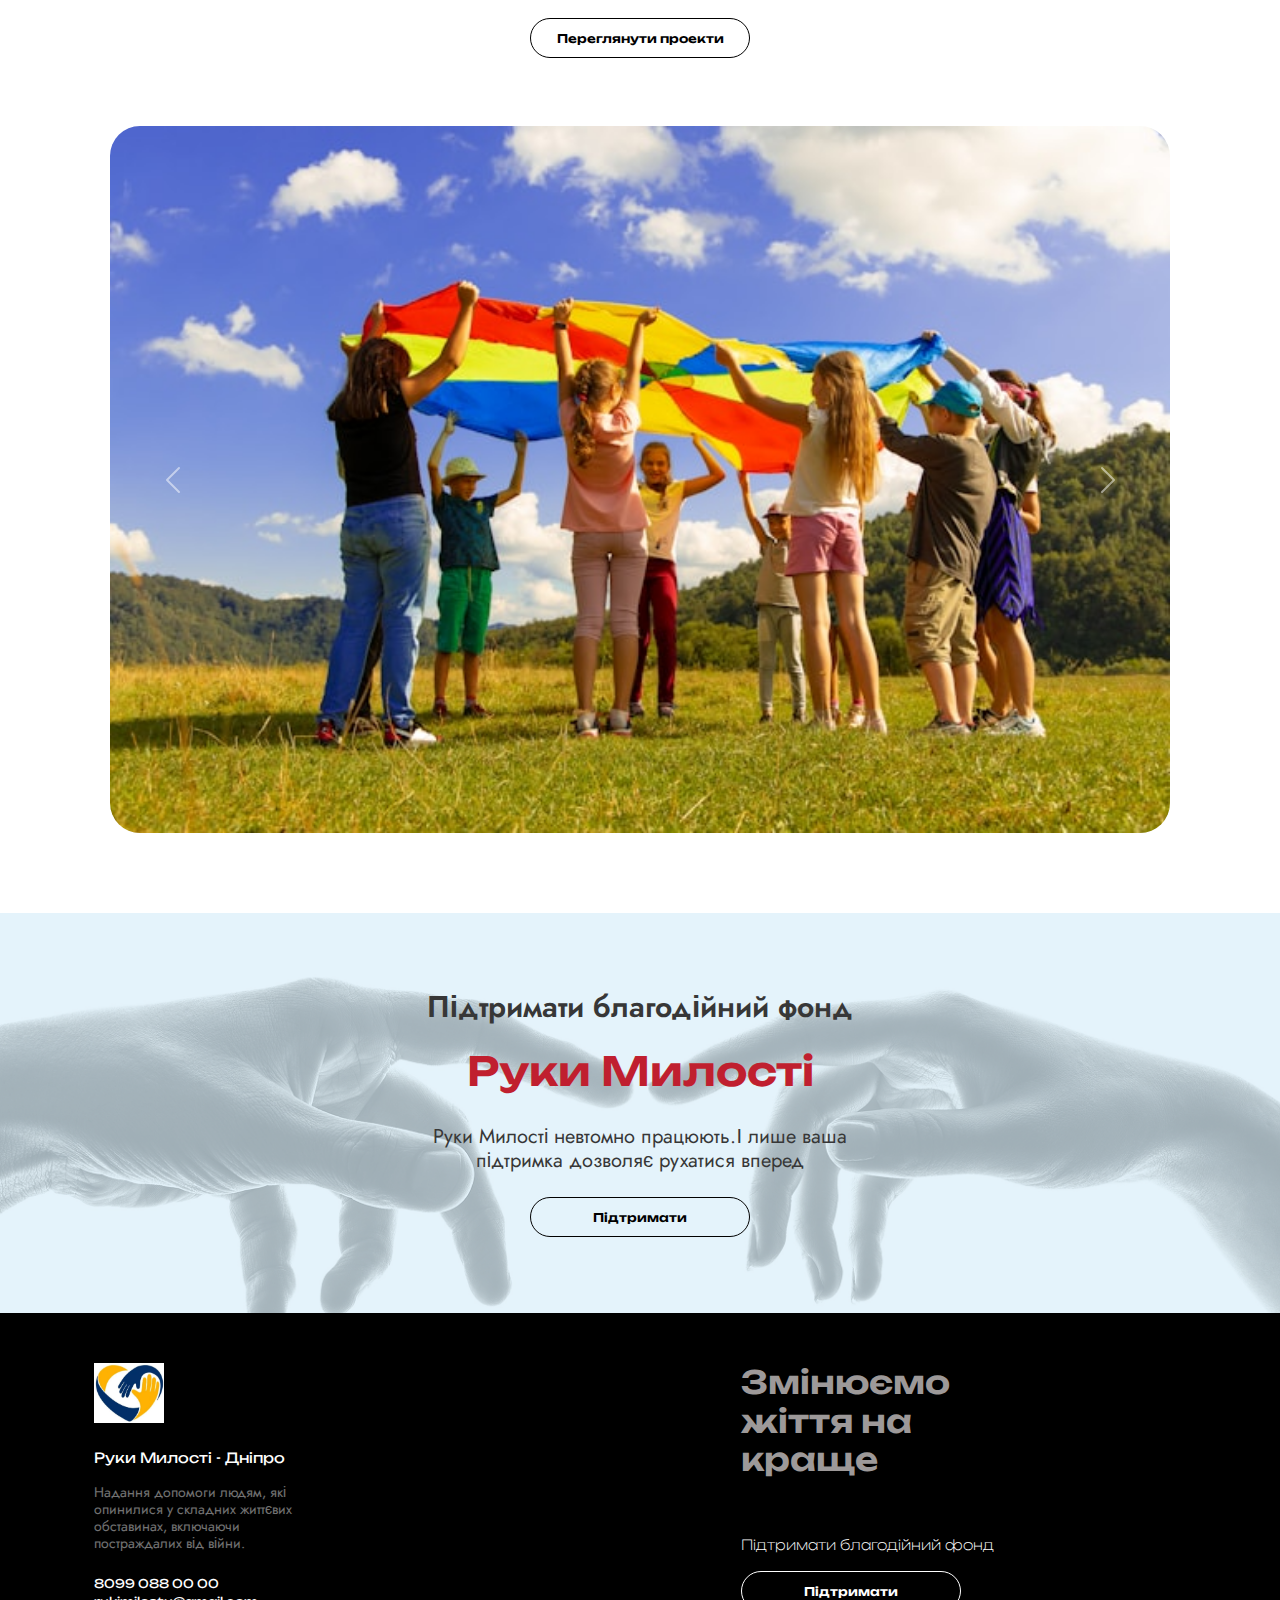
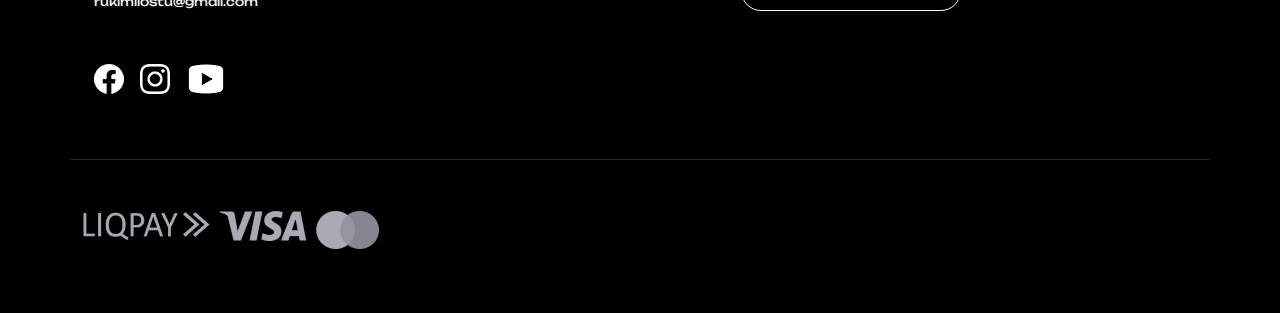
<file: news-detail.html>
<head>
    <meta charset="UTF-8">
    <meta name="viewport" content="width=device-width, initial-scale=1.0">


    <link href="https://cdn.jsdelivr.net/npm/bootstrap@5.3.1/dist/css/bootstrap.min.css" rel="stylesheet">
    <link rel="stylesheet" href="/CSS/style.css"/>
    <link rel="stylesheet" href="/CSS/media.css"/>
    <link rel="preconnect" href="https://fonts.googleapis.com">
    <link rel="preconnect" href="https://fonts.gstatic.com" crossorigin>
    <link href="https://fonts.googleapis.com/css2?family=Jost:ital,wght@0,100..900;1,100..900&display=swap" rel="stylesheet">
    <link rel="preconnect" href="https://fonts.googleapis.com">
    <link rel="preconnect" href="https://fonts.gstatic.com" crossorigin>
    <link href="https://fonts.googleapis.com/css2?family=Inter:ital,opsz,wght@0,14..32,100..900;1,14..32,100..900&family=Unbounded:wght@200..900&display=swap" rel="stylesheet">
    <link rel="preconnect" href="https://fonts.googleapis.com">
    <!-- <link rel="preconnect" href="https://fonts.gstatic.com" crossorigin>
    <link href="https://fonts.googleapis.com/css2?family=Unbounded:wght@200..900&display=swap" rel="stylesheet"> -->
    <title>Руки Милості про нас</title>

</head>
<body>
    <!-- меню  -->
    <section class="navigation-section">
        <nav class="navbar navbar-expand-lg custom-nuvbar">
            <div class="container">
                <!-- Логотип -->
                <a class="navbar-brand logo-text" href="/">
                    <img src="/image/logo-ruki.jpeg" alt="Лого руки милости" width="70" height="60">
                    <span class="ms-2 d-inline d-lg-none text-decor-mobile">Руки милості</span>
                </a>
        
                <!-- Кнопка для мобильного меню -->
                <button class="navbar-toggler" type="button" data-bs-toggle="collapse" data-bs-target="#navbarNav"
                        aria-controls="navbarNav" aria-expanded="false" aria-label="Переключить навигацию">
                    <span class="navbar-toggler-icon"></span>
                   
                </button>
        
                <!-- Меню -->
                <div class="collapse navbar-collapse full-screen-menu" id="navbarNav">
                    <ul class="navbar-nav mx-auto align-items-center" style="display: flex; gap: 30px;">
                        <li class="nav-item">
                            <a class="nav-link" href="#" style="font-size: 14px;">Головна</a>
                        </li>
                        <li class="nav-item">
                            <a class="nav-link" href="#" style="font-size: 14px;">Про нас</a>
                        </li>
                        <li class="nav-item">
                            <a class="nav-link" href="#" style="font-size: 14px;">Проекти</a>
                        </li>
                        <li class="nav-item">
                            <a class="nav-link" href="#" style="font-size: 14px;">Новини</a>
                        </li>
                        <li class="nav-item">
                            <a class="nav-link" href="#" style="font-size: 14px;">Контакти</a>
                        </li>
                        <li class="nav-item">
                            <a class="nav-link" href="#" style="font-size: 14px;">Партнери</a>
                        </li>
                    </ul>
        
                    <ul class="navbar-nav ms-auto align-items-center">
                        <li class="nav-item">
                            <a class="nav-link" href="#" style="font-size: 14px;">Українська</a>
                        </li>
                        <li class="nav-item">
                            <div style="border-left: 1px solid rgb(65, 59, 59); height: 20px; margin: 0 10px;"></div>
                        </li>
                        <li class="nav-item">
                            <a class="nav-link" href="#" style="font-size: 14px;">English</a>
                        </li>
                    </ul>
                </div>
            </div>
        </nav>
    </section>
    <!-- меню  -->
     <!-- text -->
    <section class="text-section">
        <div class="container">
            <div class="row">
                <div class="col-12 text-center d-flex flex-column align-items-center mt-2">
                    <h2 class="main-text">Назва проекту</h2>
                    <p class="text-center description-text">Актуальные события, проекты и помощь фонда "Руки Милости" – поддержка нуждающихся, гуманитарная помощь, благотворительные инициативы и отчёты.</p>
                </div>
            </div> 
        </div>
    </section>
    <!-- text -->
    <!-- секция  button -->
    <section class="section-button d-flex justify-content-center mt-2">
        <a href="#"></a><button class="button-section">Підтримати фонд</button>
    </section>
    <!-- секция  button -->

    <!-- секция  картинка -->
    <section class="container-fluid p-3">
        <img src="/image/slider/slider3.jpg" class="full-screen-image" alt="">
    </section>
    <!-- секция  картинка -->
    
    <section class="projects-detail-section">
        <div class="container">
            <div class="row">
                <div class="col-12 col-md-3 small-column justify-content-start pb-4 mt-4">
                    <div class="detail-data">
                        <p>Дата статті : <strong>23.03.96</strong></p>
                    </div>
                    <div class="detail-avtor">
                        <p>Автор : <strong>Шевченко Т Г</strong></p>
                    </div>
                    
                    <div class="project-open">
                        <p>Проект : <strong>відкрито.</strong></p>
                    </div>
                    <div class="detail-soc d-flex justify-content-start align-items-center flex-row gap-3 mt-2">
                        <a href="#"><img src="/image/deyail-instagram.svg" class="detail-logo" alt="logo-ruki-milosty"></a>
                        <a href="#"><img src="/image/detail-facebook.svg" class="detail-logo-youtube" alt="logo-ruki-milosty"></a>
                        <a href="#"><img src="/image/detail-face.svg" class="detail-logo" alt="logo-ruki-milosty"></a>
                    </div>
                </div>
                <div class="col-12 col-md-8 mt-4">
                    <div class="detail-text-description">
                        <p>В рамках проекта "Укрепление гражданского общества для быстрого восстановления и благосостояния детей в Украине", реализуемого при поддержке международной организации World Vision, наш благотворительный фонд "Руки милости" открывает современные детские просторы. Эти места станут центром заботы, развития и вдохновения для детей и семей, нуждающихся в поддержке в это непростое время.LoremВ рамках проекта "Укрепление гражданского общества для быстрого восстановления и благосостояния детей в Украине", реализуемого при поддержке международной организации World Vision, наш благотворительный фонд "Руки милости" открывает современные детские просторы. Эти места станут центром заботы, развития и вдохновения для детей и семей, нуждающихся в поддержке в это непростое время.LoremВ рамках проекта "Укрепление гражданского общества для быстрого восстановления и благосостояния детей в Украине", реализуемого при поддержке международной организации World Vision, наш благотворительный фонд "Руки милости" открывает современные детские просторы. Эти места станут центром заботы, развития и вдохновения для детей и семей, нуждающихся в поддержке в это непростое время.LoremВ рамках проекта "Укрепление гражданского общества для быстрого восстановления и благосостояния детей в Украине", реализуемого при поддержке международной организации World Vision, наш благотворительный фонд "Руки милости" открывает современные детские просторы. Эти места станут центром заботы, развития и вдохновения для детей и семей, нуждающихся в поддержке в это непростое время.LoremВ рамках проекта "Укрепление гражданского общества для быстрого восстановления и благосостояния детей в Украине", реализуемого при поддержке международной организации World Vision, наш благотворительный фонд "Руки милости" открывает современные детские просторы. Эти места станут центром заботы, развития и вдохновения для детей и семей, нуждающихся в поддержке в это непростое время.LoremВ рамках проекта "Укрепление гражданского общества для быстрого восстановления и благосостояния детей в Украине", реализуемого при поддержке международной организации World Vision, наш благотворительный фонд "Руки милости" открывает современные детские просторы. Эти места станут центром заботы, развития и вдохновения для детей и семей, нуждающихся в поддержке в это непростое время.LoremВ рамках проекта "Укрепление гражданского общества для быстрого восстановления и благосостояния детей в Украине", реализуемого при поддержке международной организации World Vision, наш благотворительный фонд "Руки милости" открывает современные детские просторы. Эти места станут центром заботы, развития и вдохновения для детей и семей, нуждающихся в поддержке в это непростое время.Lorem</p>
                    </div>
                </div> 
            </div>
        </div>
    </section>
    <section class="detail-image-section mt-3">
        <div class="container">
            <div class="row justify-content-center gap-2">
                <div class="col-auto">
                      <img src="/image/slider/slider3.jpg" alt="Random Image 1" class="detail-random-img">
                </div>
                <div class="col-auto">
                    <img src="/image/slider/slider2.jpg" alt="Random Image 1" class="detail-random-img">
              </div>
            </div>
        </div>
    </section>

    <section class="osoblivosty-detail mt-3">
        <div class="container">
            <div class="row">
                <div class="col-12 col-md-12 justify-content-start osoblivosty-detail mt-4">
                    <h5>Особливість</h5>
                    <div class="osoblivosty-line"></div>
                </div>
                <div class="col-12 col-md-12">
                    <div class="osoblivosty-detail-text mt-5">
                        <p>В рамках проекта "Укрепление гражданского общества для быстрого восстановления и благосостояния детей в Украине", реализуемого при поддержке международной организации World Vision, наш благотворительный фонд "Руки милости" открывает современные детские просторы. Эти места станут центром заботы, развития и вдохновения для детей и семей, нуждающихся в поддержке в это непростое время.В рамках проекта "Укрепление гражданского общества для быстрого восстановления и благосостояния детей в Украине", реализуемого при поддержке международной организации World Vision, наш благотворительный фонд "Руки милости" открывает современные детские просторы. Эти места станут центром заботы, развития и вдохновения для детей и семей, нуждающихся в поддержке в это непростое время.В рамках проекта "Укрепление гражданского общества для быстрого восстановления и благосостояния детей в Украине", реализуемого при поддержке международной организации World Vision, наш благотворительный фонд "Руки милости" открывает современные детские просторы. Эти места станут центром заботы, развития и вдохновения для детей и семей, нуждающихся в поддержке в это непростое время.</p>
                    </div>
                </div>
            </div>
        </div>
    </section>

    <!-- text -->
    <section class="text-section">
        <div class="container">
            <div class="row">
                <div class="col-12 text-center d-flex justify-content-center flex-column align-items-center">
                    <h2 class="main-text"> Інші новини</h2>
                </div>
            </div> 
        </div>
    </section>
    <!-- text -->
       <!-- секция   Project -->
    <section class="card-project-section mt-5">
        <div class="container mt-2">
            <div class="row justify-content-center gap-3">
                <!-- секция   Project -->
                <div class="project-card d-flex justify-content-center flex-column">
                    <img src="/image/first-img.png" class="imag-projects-card" alt="card">
                    <div class="card-body mt-3">
                        <h5>Название проекта</h5>
                    </div>
                    <div class="card-description">
                        <h6>Lorem ipsum, dolor sit amet consectetur adipisicing elit. Odio molestiae </h6>
                    </div>
                    <div class="project-status d-flex justify-content-between">
                        <span class="project-close">Проект открыт</span>
                        <span class="project-month">15.03.2025</span>
                    </div>
                </div>
                 <!-- секция   Project -->
                 <!-- секция   Project -->
                <div class="project-card d-flex justify-content-center flex-column">
                    <img src="/image/first-img.png" class="imag-projects-card" alt="card">
                    <div class="card-body mt-3">
                        <h5>Название проекта</h5>
                    </div>
                    <div class="card-description">
                        <h6>Lorem ipsum, dolor sit amet consectetur adipisicing elit. Odio molestiae </h6>
                    </div>
                    <div class="project-status d-flex justify-content-between">
                        <span class="project-close">Проект открыт</span>
                        <span class="project-month">15.03.2025</span>
                    </div>
                </div>
                 <!-- секция   Project -->
                 <!-- секция   Project -->
                <div class="project-card d-flex justify-content-center flex-column">
                    <img src="/image/first-img.png" class="imag-projects-card" alt="card">
                    <div class="card-body mt-3">
                        <h5>Название проекта</h5>
                    </div>
                    <div class="card-description">
                        <h6>Lorem ipsum, dolor sit amet consectetur adipisicing elit. Odio molestiae </h6>
                    </div>
                    <div class="project-status d-flex justify-content-between">
                        <span class="project-close">Проект открыт</span>
                        <span class="project-month">15.03.2025</span>
                    </div>
                </div>
                 <!-- секция   Project -->

            </div>
        </div>
    </section>
    <!-- секция   Project -->

    <!-- секция  button -->
    <section class="section-button d-flex justify-content-center mt-5">
        <a href="#"></a><button class="button-section">Переглянути проекти</button>
    </section>
    <!-- секция  button -->

    <!-- секция   first-page-->
    <section class="slaider-section mt-5">
        <div id="carouselExampleInterval" class="carousel slide slider-container" data-bs-ride="carousel">
            <div class="carousel-inner">
              <div class="carousel-item active" data-bs-interval="10000">
                <img src="/image/slider/slider.jpg" class="d-block w-100 slider-items" alt="Картинка Руки милости слайдер">
              </div>
              <div class="carousel-item" data-bs-interval="2000">
                <img src="/image/slider/slider.jpg" class="d-block w-100 slider-items" alt="Картинка Руки милости слайдер">
              </div>
              <div class="carousel-item">
                <img src="/image/slider/slider2.jpg" class="d-block w-100 slider-items" alt="Картинка Руки милости слайдер">
              </div>
              <div class="carousel-item">
                <img src="/image/slider/slider3.jpg" class="d-block w-100 slider-items" alt="Картинка Руки милости слайдер">
              </div>
            </div>
            <button class="carousel-control-prev" type="button" data-bs-target="#carouselExampleInterval" data-bs-slide="prev">
              <span class="carousel-control-prev-icon" aria-hidden="true"></span>
              <span class="visually-hidden">Previous</span>
            </button>
            <button class="carousel-control-next" type="button" data-bs-target="#carouselExampleInterval" data-bs-slide="next">
              <span class="carousel-control-next-icon" aria-hidden="true"></span>
              <span class="visually-hidden">Next</span>
            </button>
        </div>
    </section>
    <!-- секция   first-page-->

     <!-- section ruki-->
     <section class="ruki-section">
        <div class="container">
            <div class="row justify-content-center align-items-center text-center">
                <div class="col-12 text-center d-flex justify-content-center flex-column align-items-center">

                    <div class="ruki-body-column d-flex justify-content-center flex-column align-items-center">
                        <div class="ruki-text">
                            <h3>Підтримати благодійний фонд</h3>
                        </div>
                        <div class="ruki-item mt-2">
                            <p>Руки Милості</p>
                        </div>
                        <div class="ruki-description d-flex  justify-content-center  mt-2">
                            <h6>Руки Милості невтомно працюють.І лише ваша підтримка дозволяє рухатися вперед</h6>
                        </div>
                        <div class="ruki-button mt-3">
                            <a href="#"></a><button class="button-section">Підтримати</button>
                        </div>
                    </div>
                </div>
            </div>
        </div>
    </section>
    <!-- section ruki-->


    <!-- секция  картинка -->
    <footer class="footer">
        <div class="container">
            <div class="row">
                <div class="col-12 col-md-3 d-flex flex-column px-4">
                    <div class="footer-column-bady-left">
                        <div class="footer-logo">
                            <img src="/image/logo-ruki.jpeg" alt="logo">
                        </div>
                        <div class="footer-item mt-4">
                            <p>Руки Милості - Дніпро</p>
                        </div>
                        <div class="footer-item-text mt-2">
                            <h6>Надання допомоги людям, які опинилися у складних життєвих обставинах, включаючи постраждалих від війни.</h6>
                        </div>
                        <div class="footer-item-tel mt-4">
                            <a href="">8099 088 00 00</a>
                        </div>
                        <div class="footer-item-mail">
                            <a href="">rukimilostu@gmail.com</a>
                        </div>
                        <div class="footer-item-soc-body d-flex flex-row gap-3 mt-5 align-items-center">
                            <a href=""><img class="footer-soc" src="/image/footer-facebook.png"></a>
                            <a href=""><img  class="footer-soc" src="/image/footer-instagramm.png"></a>
                            <a href=""><img  class="footer-soс-youtube" src="/image/footer-YouTube.png"></a>
                        </div>
                    </div>
                </div>
                <div class="col-12 col-md-8">
                    <div class="footer-colum-right d-flex flex-column px-4">
                        <div class="footer-item-rigth-text">
                            <h6>Змінюємо жіття на краще</h6>
                        </div>
                        <div class="footer-item-rigth-description mt-5">
                            <p>Підтримати благодійний фонд</p>
                        </div>
                        <div class="footer-item-rigth-button">
                            <a href="#"></a><button class="button-footer">Підтримати</button>
                        </div>
                    </div>
                </div>
                <!-- <div class="w-100 border-bottom border-secondary"></div> -->
                <div class="full-width-divider"></div>

                <div class="row">
                    <div class="col-auto">
                        <div class="oplata-footer-bady d-flex gap-2">
                            <img src="/image/footer-liqpay.png" alt="liqpay">
                            <img src="/image/footer-visa.png" alt="visa">
                            <img src="/image/footer-master.png" alt="master-card">
                        </div>
                       
                    </div>
                </div>
            </div>
        </div>
    </footer>
    <!-- footer -->
    <script src="https://cdn.jsdelivr.net/npm/bootstrap@5.3.1/dist/js/bootstrap.bundle.min.js"></script>
    <!--  bootstrap -->
</body>
</html>
</file>
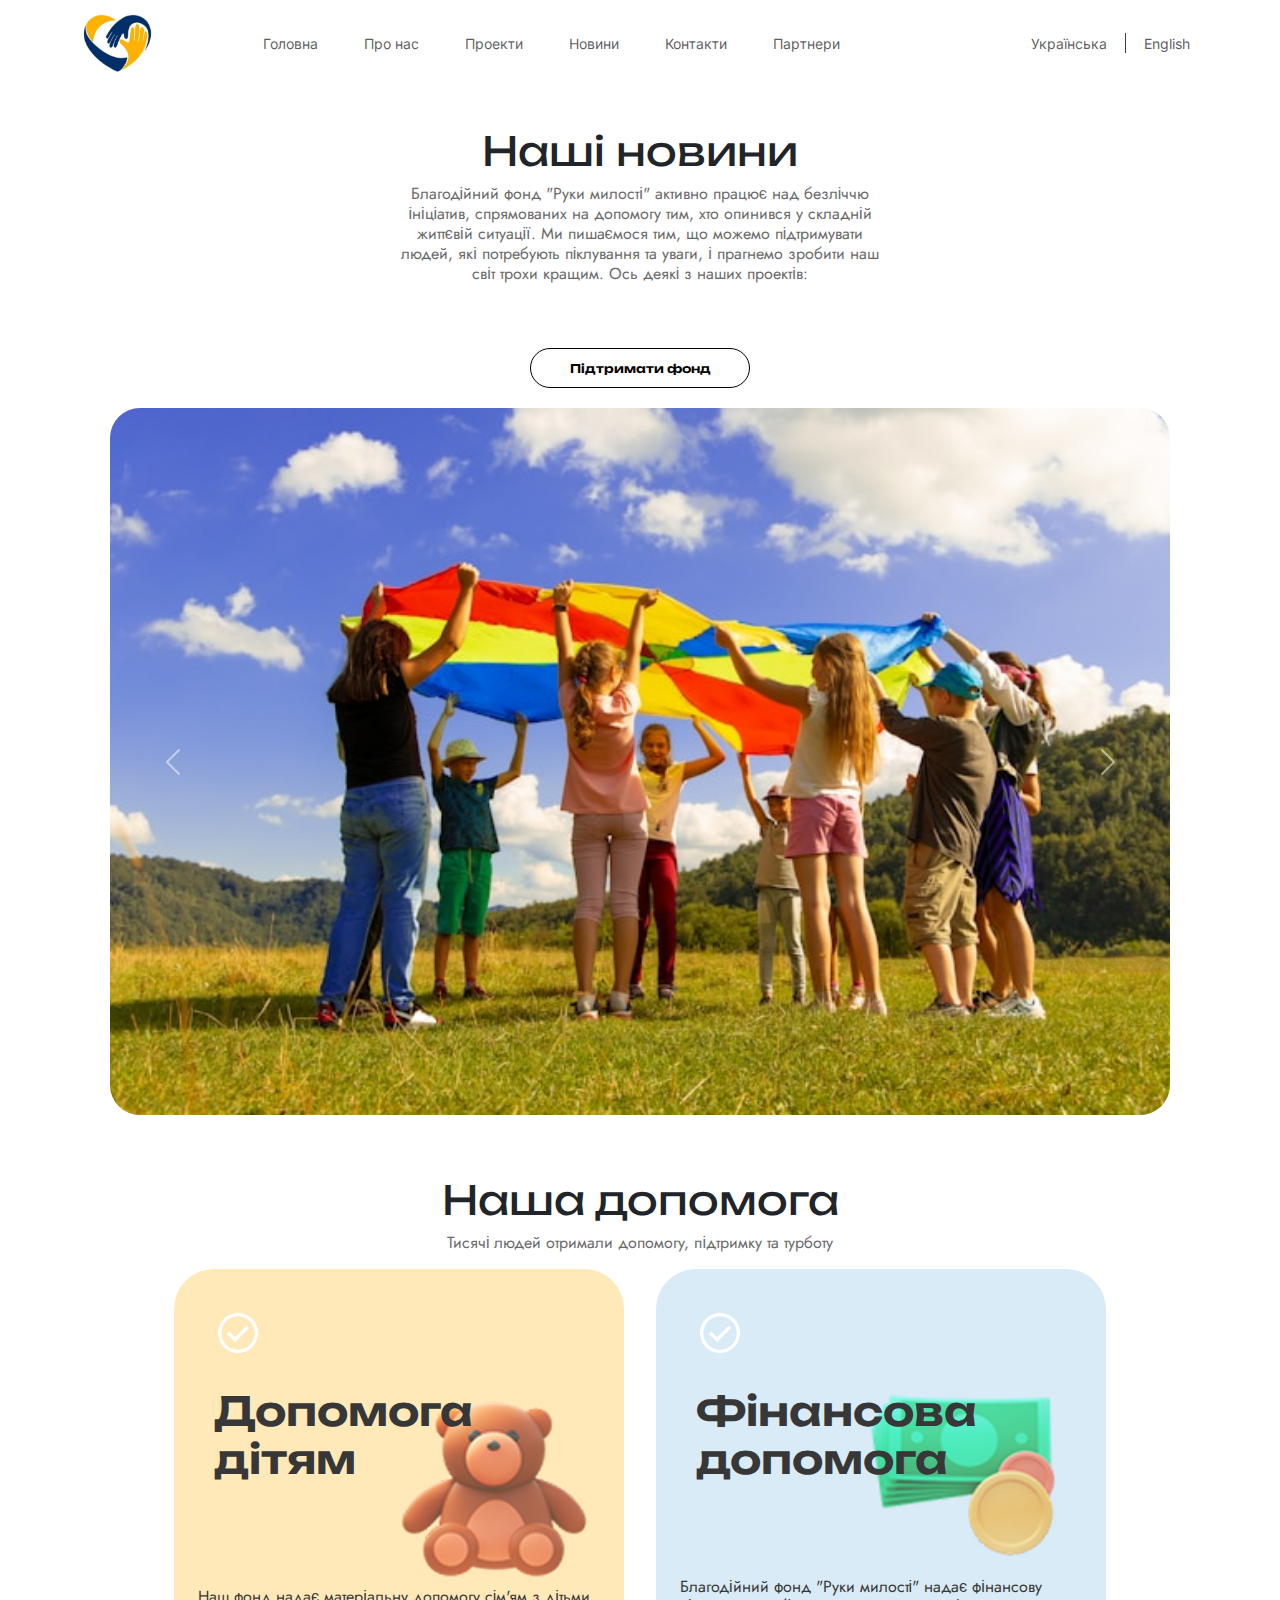
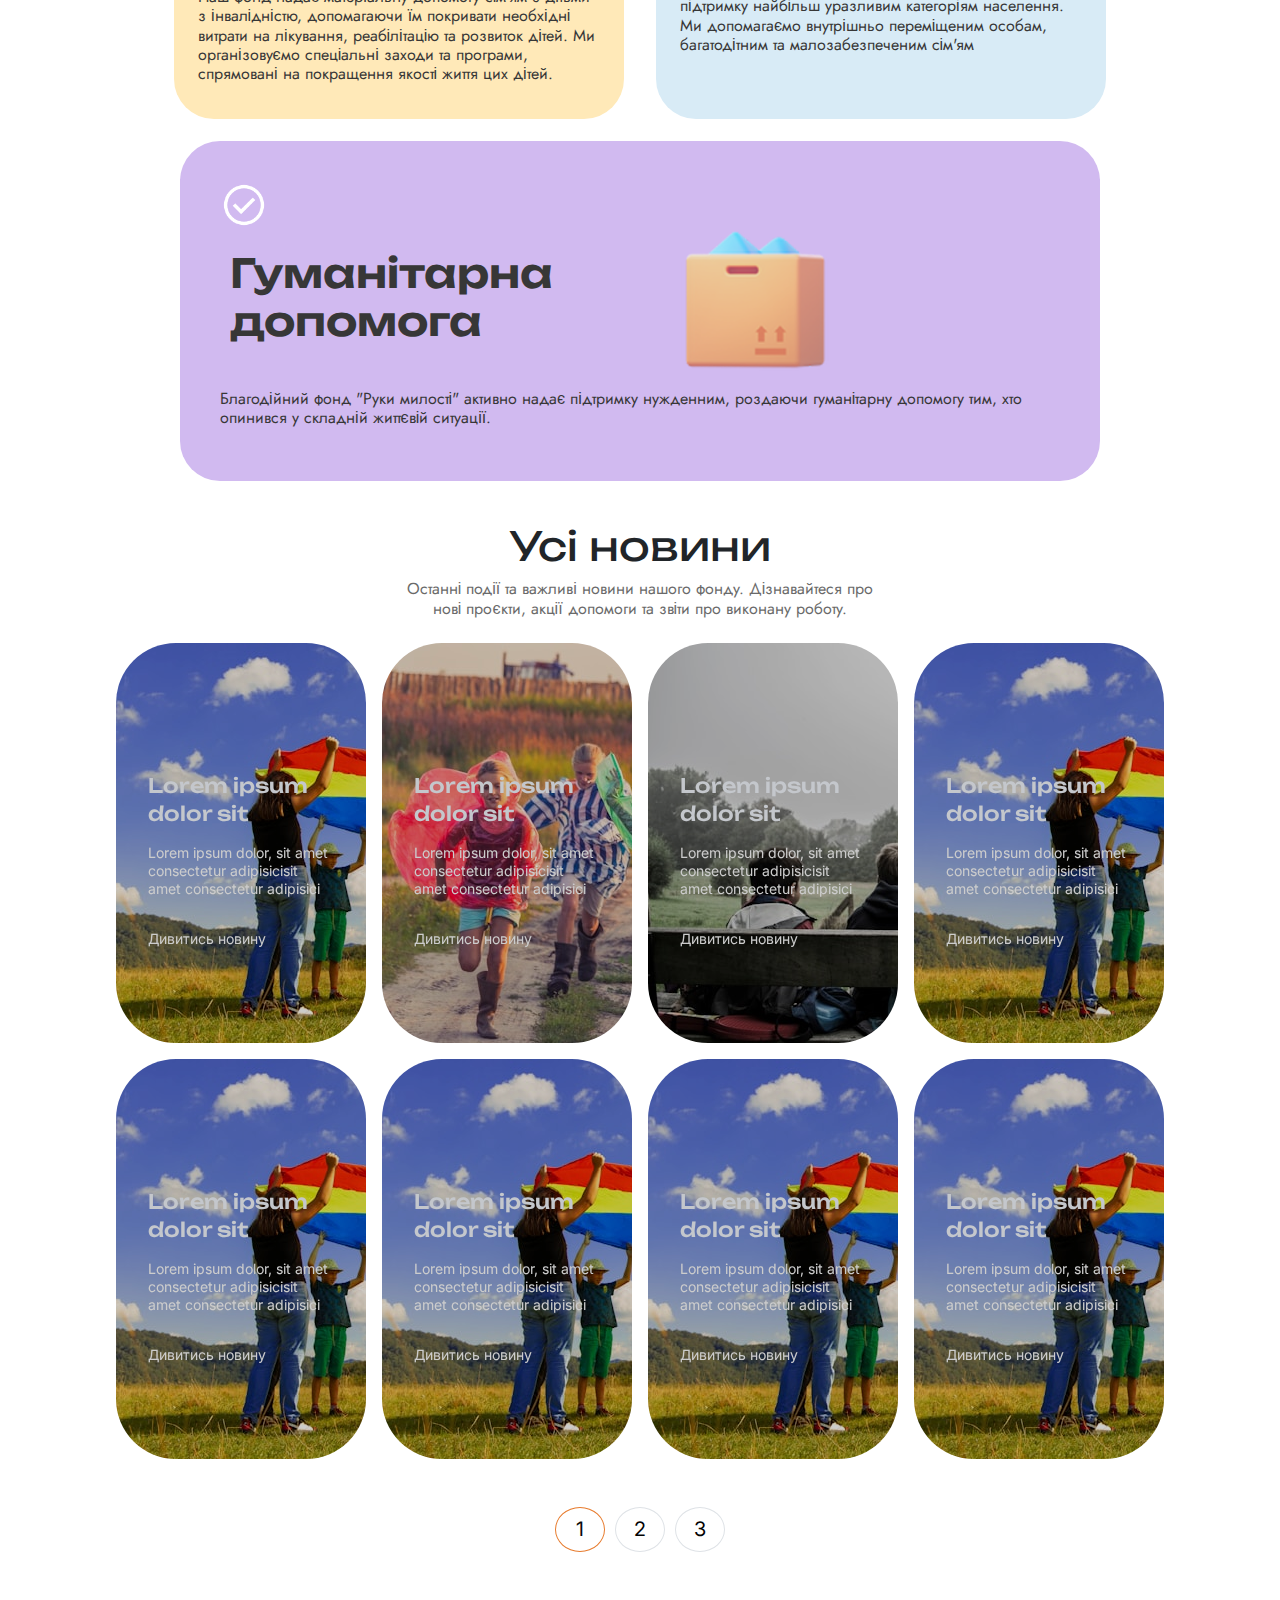
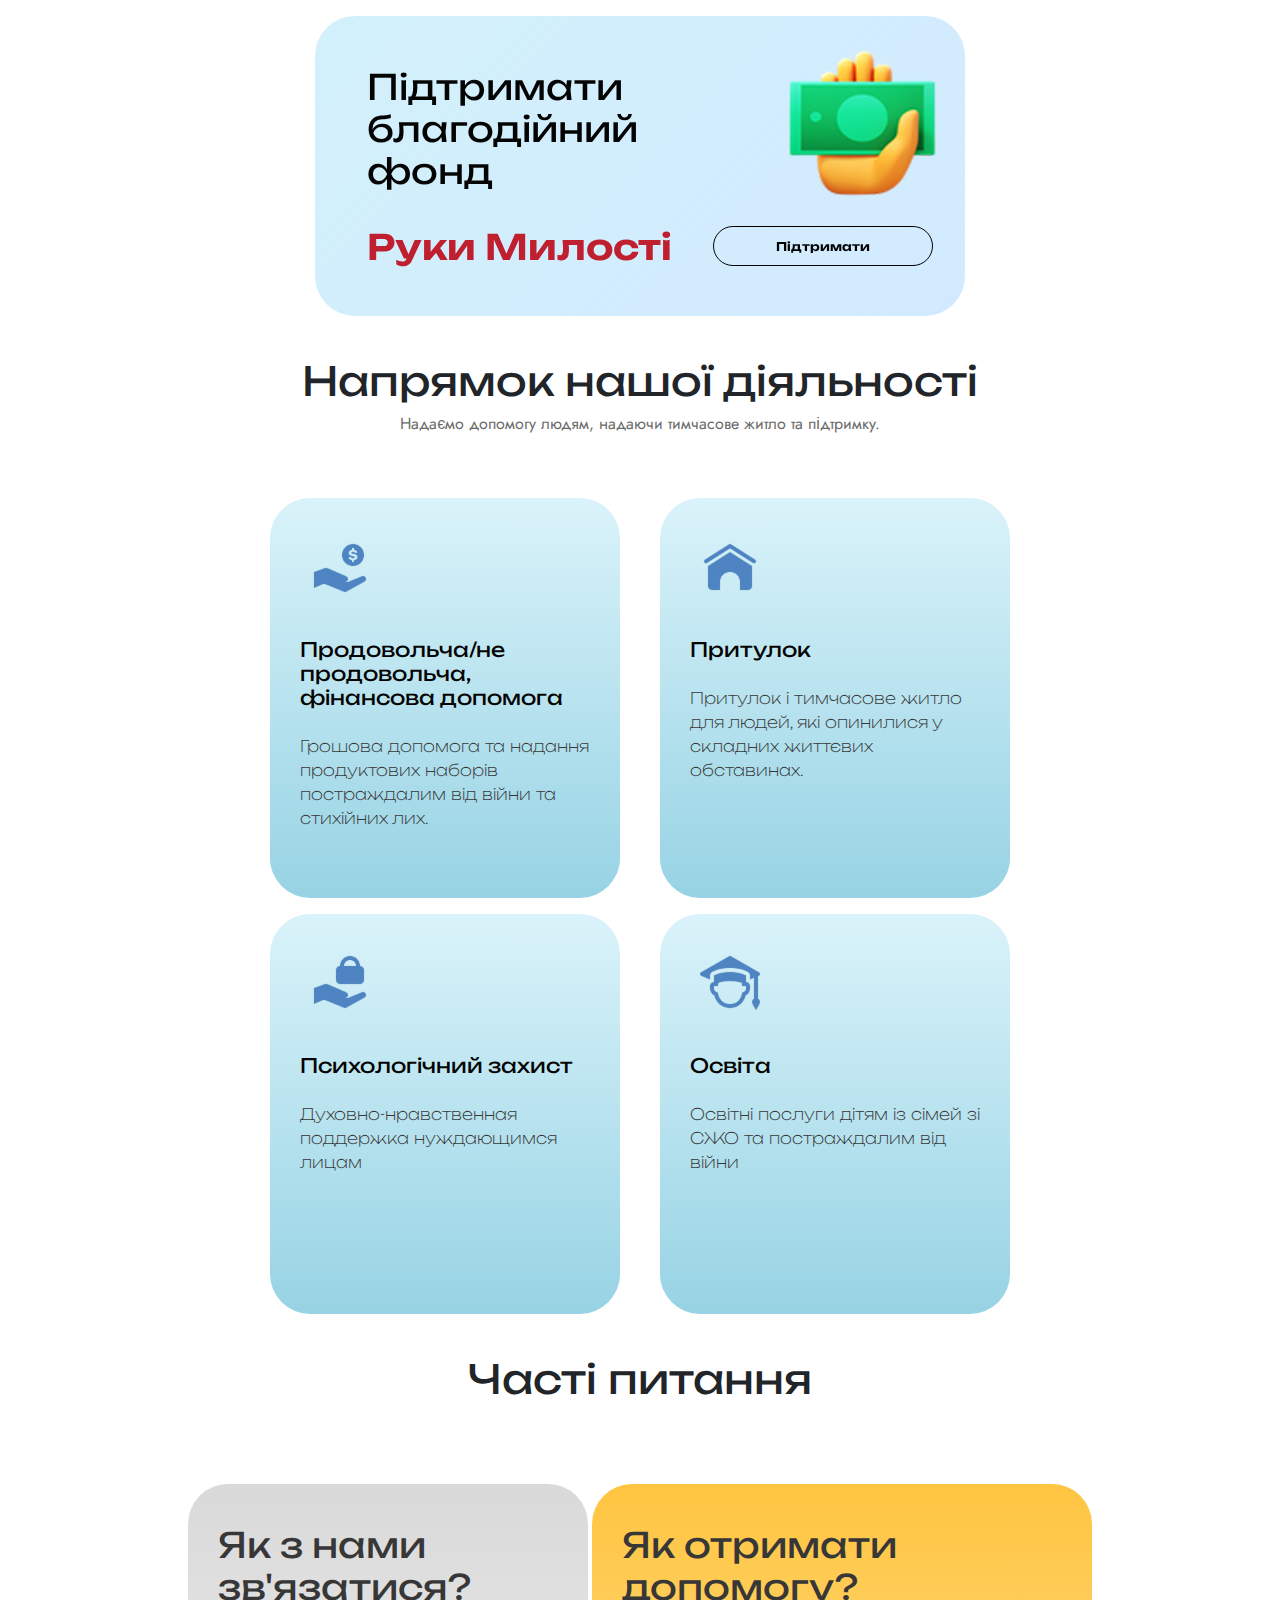
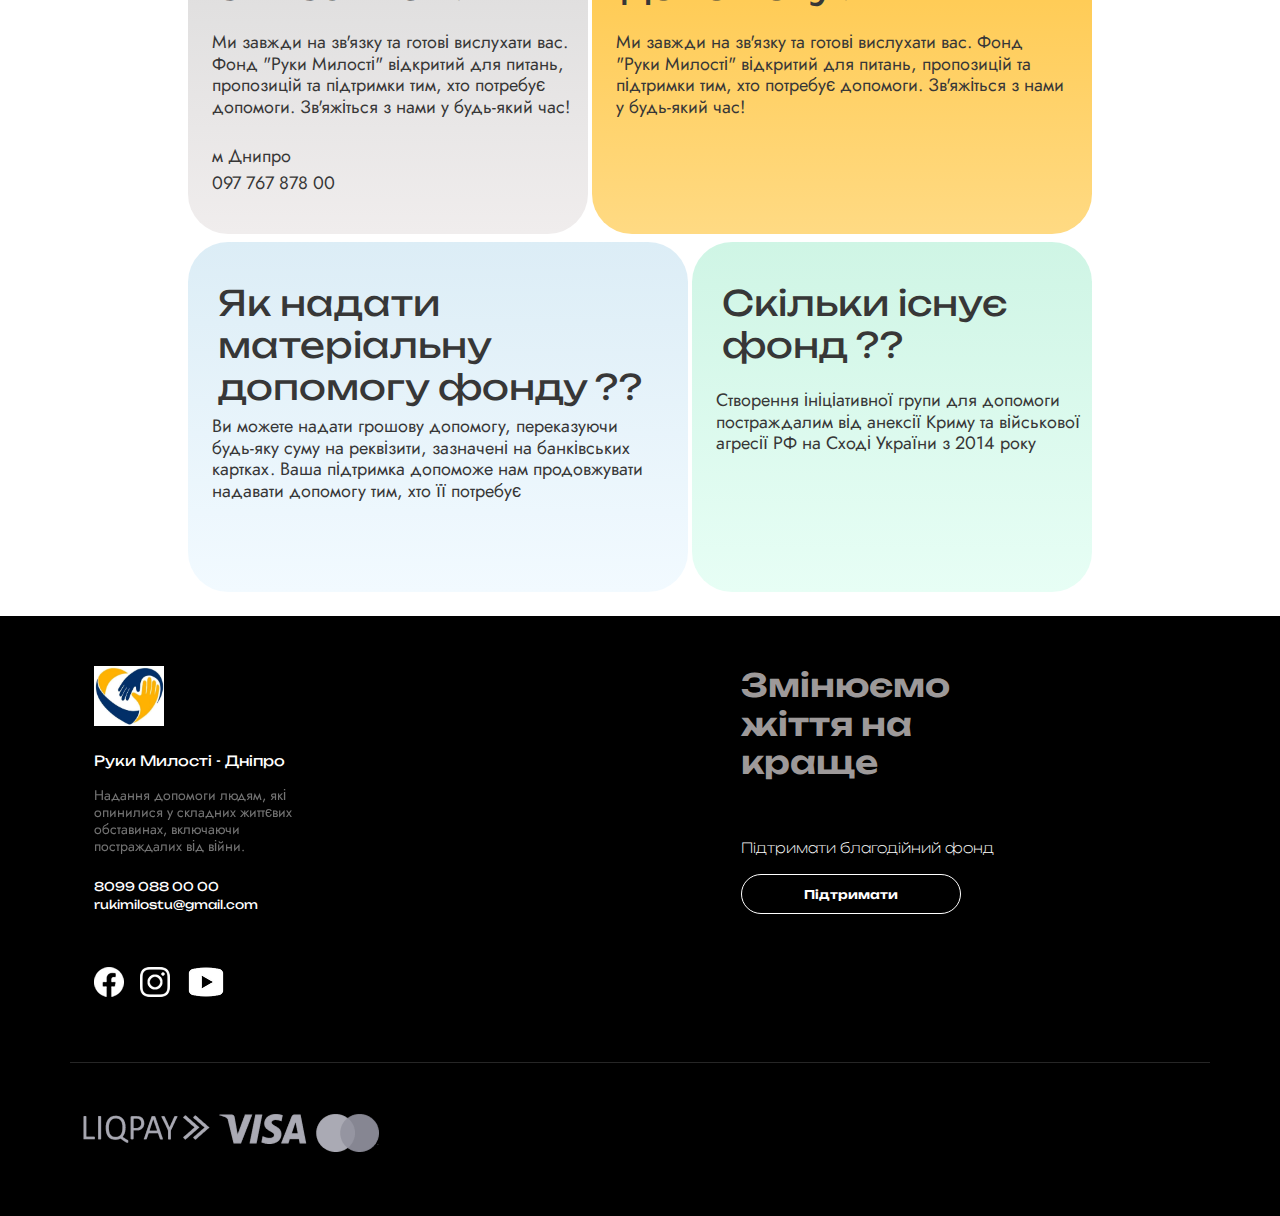
<file: news.html>
<head>
    <meta charset="UTF-8">
    <meta name="viewport" content="width=device-width, initial-scale=1.0">


    <link href="https://cdn.jsdelivr.net/npm/bootstrap@5.3.1/dist/css/bootstrap.min.css" rel="stylesheet">
    <link rel="stylesheet" href="/CSS/style.css"/>
    <link rel="stylesheet" href="/CSS/media.css"/>
    <link rel="preconnect" href="https://fonts.googleapis.com">
    <link rel="preconnect" href="https://fonts.gstatic.com" crossorigin>
    <link href="https://fonts.googleapis.com/css2?family=Jost:ital,wght@0,100..900;1,100..900&display=swap" rel="stylesheet">
    <link rel="preconnect" href="https://fonts.googleapis.com">
    <link rel="preconnect" href="https://fonts.gstatic.com" crossorigin>
    <link href="https://fonts.googleapis.com/css2?family=Inter:ital,opsz,wght@0,14..32,100..900;1,14..32,100..900&family=Unbounded:wght@200..900&display=swap" rel="stylesheet">
    <link rel="preconnect" href="https://fonts.googleapis.com">
    <!-- <link rel="preconnect" href="https://fonts.gstatic.com" crossorigin>
    <link href="https://fonts.googleapis.com/css2?family=Unbounded:wght@200..900&display=swap" rel="stylesheet"> -->
    <title>Руки Милості про нас</title>

</head>
<body>
     <!-- меню  -->
     <section class="navigation-section">
        <nav class="navbar navbar-expand-lg custom-nuvbar">
            <div class="container">
                <!-- Логотип -->
                <a class="navbar-brand logo-text" href="/">
                    <img src="/image/logo-ruki.jpeg" alt="Лого руки милости" width="70" height="60">
                    <span class="ms-2 d-inline d-lg-none text-decor-mobile">Руки милості</span>
                </a>
        
                <!-- Кнопка для мобильного меню -->
                <button class="navbar-toggler" type="button" data-bs-toggle="collapse" data-bs-target="#navbarNav"
                        aria-controls="navbarNav" aria-expanded="false" aria-label="Переключить навигацию">
                    <span class="navbar-toggler-icon"></span>
                   
                </button>
        
                <!-- Меню -->
                <div class="collapse navbar-collapse full-screen-menu" id="navbarNav">
                    <ul class="navbar-nav mx-auto align-items-center" style="display: flex; gap: 30px;">
                        <li class="nav-item">
                            <a class="nav-link" href="#" style="font-size: 14px;">Головна</a>
                        </li>
                        <li class="nav-item">
                            <a class="nav-link" href="#" style="font-size: 14px;">Про нас</a>
                        </li>
                        <li class="nav-item">
                            <a class="nav-link" href="#" style="font-size: 14px;">Проекти</a>
                        </li>
                        <li class="nav-item">
                            <a class="nav-link" href="#" style="font-size: 14px;">Новини</a>
                        </li>
                        <li class="nav-item">
                            <a class="nav-link" href="#" style="font-size: 14px;">Контакти</a>
                        </li>
                        <li class="nav-item">
                            <a class="nav-link" href="#" style="font-size: 14px;">Партнери</a>
                        </li>
                    </ul>
        
                    <ul class="navbar-nav ms-auto align-items-center">
                        <li class="nav-item">
                            <a class="nav-link" href="#" style="font-size: 14px;">Українська</a>
                        </li>
                        <li class="nav-item">
                            <div style="border-left: 1px solid rgb(65, 59, 59); height: 20px; margin: 0 10px;"></div>
                        </li>
                        <li class="nav-item">
                            <a class="nav-link" href="#" style="font-size: 14px;">English</a>
                        </li>
                    </ul>
                </div>
            </div>
        </nav>
    </section>
    <!-- меню  -->

    <!-- text -->
    <section class="text-section">
        <div class="container">
            <div class="row">
                <div class="col-12 text-center d-flex justify-content-center flex-column align-items-center">
                    <h2 class="main-text">Наші новини</h2>
                    <p class="text-center description-text">Благодійний фонд "Руки милості" активно працює над безліччю ініціатив, спрямованих на допомогу тим, хто опинився у складній життєвій ситуації. Ми пишаємося тим, що можемо підтримувати людей, які потребують піклування та уваги, і прагнемо зробити наш світ трохи кращим. Ось деякі з наших проектів:</p>
                </div>
            </div> 
        </div>
    </section>
    <!-- text -->
    <!-- секция  button -->
    <section class="section-button d-flex justify-content-center mt-5">
        <a href="#"></a><button class="button-section">Підтримати фонд</button>
    </section>
    <!-- секция  button -->

    <!-- секция   first-page-->
    <section class="slaider-section">
        <div id="carouselExampleInterval" class="carousel slide slider-container" data-bs-ride="carousel">
            <div class="carousel-inner">
              <div class="carousel-item active" data-bs-interval="10000">
                <img src="/image/slider/slider.jpg" class="d-block w-100 slider-items" alt="Картинка Руки милости слайдер">
              </div>
              <div class="carousel-item" data-bs-interval="2000">
                <img src="/image/slider/slider.jpg" class="d-block w-100 slider-items" alt="Картинка Руки милости слайдер">
              </div>
              <div class="carousel-item">
                <img src="/image/slider/slider2.jpg" class="d-block w-100 slider-items" alt="Картинка Руки милости слайдер">
              </div>
              <div class="carousel-item">
                <img src="/image/slider/slider3.jpg" class="d-block w-100 slider-items" alt="Картинка Руки милости слайдер">
              </div>
            </div>
            <button class="carousel-control-prev" type="button" data-bs-target="#carouselExampleInterval" data-bs-slide="prev">
              <span class="carousel-control-prev-icon" aria-hidden="true"></span>
              <span class="visually-hidden">Previous</span>
            </button>
            <button class="carousel-control-next" type="button" data-bs-target="#carouselExampleInterval" data-bs-slide="next">
              <span class="carousel-control-next-icon" aria-hidden="true"></span>
              <span class="visually-hidden">Next</span>
            </button>
        </div>
    </section>
    <!-- секция   first-page-->

    <!-- text -->
    <section class="text-section">
        <div class="container">
            <div class="row">
                <div class="col-12 text-center d-flex justify-content-center flex-column align-items-center">
                    <h2 class="main-text">Наша допомога</h2>
                    <p class="text-center description-text">Тисячі людей отримали допомогу, підтримку та турботу</p>
                </div>
            </div> 
        </div>
    </section>
    <!-- text -->

    <!-- section-card-about -->
    <section class="card-page-news-section">
        <div class="container">
            <div class="row align-items-center justify-content-center gap-2">
                <div class="col-auto">
                    <div class="card-page-new">
                        <div class="card-page-news-body d-flex flex-column">
                            <div class="card-page-news-body--circul">
                                <img src="/image/circul-new.png" alt="logo-style">
                            </div>
                            <div class="card-page-news-body--description d-flex flex-row">
                                <div class="card-page-news-body--description-item">
                                    <h3>Допомога дітям</h3>
                                </div>
                                <div class="card-page-news-body--description-img">
                                    <img src="/image/news-icon-card1.png" alt="logo-style">
                                </div>
                            </div>
                            <div class="card-page-news-body--description-text px-4">
                                <h4>Наш фонд надає матеріальну допомогу сім'ям з дітьми з інвалідністю, допомагаючи їм покривати необхідні витрати на лікування, реабілітацію та розвиток дітей. Ми організовуємо спеціальні заходи та програми, спрямовані на покращення якості життя цих дітей.</h4>
                            </div>

    
                        </div>
                    </div>
                </div>
                <div class="col-auto">
                    <div class="card-page-new" style="background-color: #D8EBF6;">
                        <div class="card-page-news-body d-flex flex-column">
                            <div class="card-page-news-body--circul">
                                <img src="/image/circul-new.png" alt="logo-style">
                            </div>
                            <div class="card-page-news-body--description d-flex flex-row">
                                <div class="card-page-news-body--description-item">
                                    <h3>Фінансова допомога</h3>
                                </div>
                                <div class="card-page-news-body--description-imgs">
                                    <img src="/image/news-icon-card2.png" alt="logo-style" class="card-image-about-center">
                                </div>
                            </div>
                            <div class="card-page-news-body--description-items px-4">
                                <h4>Благодійний фонд "Руки милості" надає фінансову підтримку найбільш уразливим категоріям населення. Ми допомагаємо внутрішньо переміщеним особам, багатодітним та малозабезпеченим сім'ям</h4>
                            </div>
                        </div>
                    </div>
                </div>
                <div class="row align-items-center justify-content-center mt-1">
                    <div class="col-auto arctic-row">
                        <div class="card-page-new-top">
                            <div class="card-page-news-body d-flex flex-column">
                                <div class="card-page-news-body--circul-top">
                                    <img src="/image/circul-new.png" alt="logo-style">
                                </div>
                                <div class="card-page-news-body--description d-flex flex-row">
                                    <div class="card-page-news-body--description-item-top">
                                        <h3>Гуманітарна допомога</h3>
                                    </div>
                                    <div class="card-page-news-body--description-imgs-top">
                                        <img src="/image/news-icon-card3.png" alt="logo-style">
                                    </div>
                                </div>
                                <div class="card-page-news-body--description-items-top">
                                    <h4>Благодійний фонд "Руки милості" активно надає підтримку нужденним, роздаючи гуманітарну допомогу тим, хто опинився у складній життєвій ситуації.</h4>
                                </div>
                            </div>
                        </div>
                    </div> 
                </div>
        </div>
    </section>
    <!-- section-card-about -->

      <!-- text -->
    <section class="text-section">
        <div class="container">
            <div class="row">
                <div class="col-12 text-center d-flex justify-content-center flex-column align-items-center">
                    <h2 class="main-text">Усі новини</h2>
                    <p class="text-center description-text">Останні події та важливі новини нашого фонду. Дізнавайтеся про нові проєкти, акції допомоги та звіти про виконану роботу.</p>
                </div>
            </div> 
        </div>
    </section>
    <!-- text -->

    <!-- секция   Card -->
    <section class="card-news-section">
        <div class="container mt-2">
            <div class="row justify-content-center gap-3">

                <!-- секция   card -->
                <div class="news-card d-flex justify-content-center flex-column" style="background-image: url(/image/slider/slider.jpg);">
        
                    <div class="news-card-body">
                        <div class="news-items">
                            <h5>Lorem ipsum dolor sit</h5>
                        </div>
                        <div class="news-description pt-2">
                            <h6>Lorem ipsum dolor, sit amet consectetur adipisicisit amet consectetur adipisici</h6>
                        </div>
                        <div class="news-top mt-4 me-auto">
                            <p>Дивитись новину</p>
                        </div>
                    </div>
                </div>
                <!-- секция   card -->

                <!-- секция   card -->
                <div class="news-card d-flex justify-content-center flex-column" style="background-image: url(/image/slider/slider2.jpg);">
                    <div class="news-card-body">
                        <div class="news-items">
                            <h5>Lorem ipsum dolor sit</h5>
                        </div>
                        <div class="news-description pt-2">
                            <h6>Lorem ipsum dolor, sit amet consectetur adipisicisit amet consectetur adipisici</h6>
                        </div>
                        <div class="news-top mt-4 me-auto">
                            <p>Дивитись новину</p>
                        </div>
                    </div>
                </div>
                <!-- секция   card -->

                <!-- секция   card -->
                <div class="news-card d-flex justify-content-center flex-column" style="background-image: url(/image/slider/slider3.jpg);">
                    <div class="news-card-body">
                        <div class="news-items">
                            <h5>Lorem ipsum dolor sit</h5>
                        </div>
                        <div class="news-description pt-2">
                            <h6>Lorem ipsum dolor, sit amet consectetur adipisicisit amet consectetur adipisici</h6>
                        </div>
                        <div class="news-top mt-4 me-auto">
                            <p>Дивитись новину</p>
                        </div>
                    </div>
                </div>
                <!-- секция   card -->

                <div class="news-card d-flex justify-content-center flex-column" style="background-image: url(/image/slider/slider.jpg);">
        
                    <div class="news-card-body">
                        <div class="news-items">
                            <h5>Lorem ipsum dolor sit</h5>
                        </div>
                        <div class="news-description pt-2">
                            <h6>Lorem ipsum dolor, sit amet consectetur adipisicisit amet consectetur adipisici</h6>
                        </div>
                        <div class="news-top mt-4 me-auto">
                            <p>Дивитись новину</p>
                        </div>
                    </div>
                </div>
                <!-- секция   card -->

                <div class="news-card d-flex justify-content-center flex-column" style="background-image: url(/image/slider/slider.jpg);">
        
                    <div class="news-card-body">
                        <div class="news-items">
                            <h5>Lorem ipsum dolor sit</h5>
                        </div>
                        <div class="news-description pt-2">
                            <h6>Lorem ipsum dolor, sit amet consectetur adipisicisit amet consectetur adipisici</h6>
                        </div>
                        <div class="news-top mt-4 me-auto">
                            <p>Дивитись новину</p>
                        </div>
                    </div>
                </div>
                <!-- секция   card -->

                <div class="news-card d-flex justify-content-center flex-column" style="background-image: url(/image/slider/slider.jpg);">
        
                    <div class="news-card-body">
                        <div class="news-items">
                            <h5>Lorem ipsum dolor sit</h5>
                        </div>
                        <div class="news-description pt-2">
                            <h6>Lorem ipsum dolor, sit amet consectetur adipisicisit amet consectetur adipisici</h6>
                        </div>
                        <div class="news-top mt-4 me-auto">
                            <p>Дивитись новину</p>
                        </div>
                    </div>
                </div>
                <!-- секция   card -->
                <div class="news-card d-flex justify-content-center flex-column" style="background-image: url(/image/slider/slider.jpg);">
        
                    <div class="news-card-body">
                        <div class="news-items">
                            <h5>Lorem ipsum dolor sit</h5>
                        </div>
                        <div class="news-description pt-2">
                            <h6>Lorem ipsum dolor, sit amet consectetur adipisicisit amet consectetur adipisici</h6>
                        </div>
                        <div class="news-top mt-4 me-auto">
                            <p>Дивитись новину</p>
                        </div>
                    </div>
                </div>
                <!-- секция   card --> <div class="news-card d-flex justify-content-center flex-column" style="background-image: url(/image/slider/slider.jpg);">
        
                    <div class="news-card-body">
                        <div class="news-items">
                            <h5>Lorem ipsum dolor sit</h5>
                        </div>
                        <div class="news-description pt-2">
                            <h6>Lorem ipsum dolor, sit amet consectetur adipisicisit amet consectetur adipisici</h6>
                        </div>
                        <div class="news-top mt-4 me-auto">
                            <p>Дивитись новину</p>
                        </div>
                    </div>
                </div>
                <!-- секция   card -->

            </div>
        </div>
    </section>
    <!-- секция   Card -->

    <!-- text -->
    <section class="section-pagination mt-5">
        <div class="container">
            <div class="row">
                <div class="col-12 text-center d-flex justify-content-center align-items-center">
                    <nav aria-label="...">
                        <ul class="pagination pagination-lg">
                          <li class="page-item active" aria-current="page">
                            <span class="page-link">1</span>
                          </li>
                          <li class="page-item"><a class="page-link" href="#">2</a></li>
                          <li class="page-item"><a class="page-link" href="#">3</a></li>
                        </ul>
                    </nav>
                </div>
            </div> 
        </div>
    </section>
    <!-- text -->
    <!-- oplata-section -->
    <section class="pidtrimka-card-section mt-5">
        <div class="container">
            <div class="row align-items-center justify-content-center">
                <a href="">
                    <div class="pidtrimka-card">
                        <div class="pidtrimka-card-body d-flex justify-content-between flex-wrap-reverse">
                            <div class="pidtrimka-card-body_text d-flex">
                                <h6>Підтримати благодійний фонд</h6>
                            </div>
                            <div class="pidtrimka-card-body_img d-flex justify-content-center align-items-center mx-auto""></div>
                        </div>
                        <div class="pidtrimka-card-oplata-body d-flex justify-content-between flex-wrap">
    
                            <div class="pidtrimka-card-oplata-body_items d-flex">
                                <h6>Руки Милості</h6>
                            </div>
                            <div class="pidtrimka-card-oplata-body_button d-flex">
                                <a href="#"></a><button class="button-section">Підтримати</button>
                            </div>
    
                        </div>
    
                    </div>
                </a>
                

            </div>
        </div>

    </section>
    <!-- oplata-section -->
    <!-- text -->
    <section class="text-section">
        <div class="container">
            <div class="row">
                <div class="col-12 text-center d-flex justify-content-center flex-column align-items-center">
                    <h2 class="main-text">Напрямок нашої діяльності</h2>
                    <p class="text-center description-text">Надаємо допомогу людям, надаючи тимчасове житло та підтримку.</p>
                </div>
            </div> 
        </div>
    </section>
    <!-- text -->
    <!-- section dialnist -card-->
    <section class="nasha-dialnist-section">
        <div class="container">
            <div class="row justify-content-center align-items-center mt-5 gap-3">
                <div class="col-auto d-flex flex-column justify-content-center gap-3">
                    <div class="nasha-dialnist-card">
                        <div class="nasha-dialnist-card-logo">
                            <img src="/image/card1.png" alt="logo">
                        </div>
                        <div class="nasha-dialnist-card-body">
                            <div class="nasha-dialnist-card_text">
                                <h6>Продовольча/не продовольча, фінансова допомога</h6>
                            </div>
                            <div class="nasha-dialnist-card-description mt-4">
                                <p>Грошова допомога та надання продуктових наборів постраждалим від війни та стихійних лих.</p>
                            </div>
                        </div>

                    </div>
                    <div class="nasha-dialnist-card">
                        <div class="nasha-dialnist-card-logo">
                            <img src="/image/card2.png" alt="logo">
                        </div>
                        <div class="nasha-dialnist-card-body">
                            <div class="nasha-dialnist-card_text">
                                <h6>Психологічний захист</h6>
                            </div>
                            <div class="nasha-dialnist-card-description mt-4">
                                <p>Духовно-нравственная поддержка нуждающимся лицам</p>
                            </div>
                        </div>

                    </div>
                </div>
                <div class="col-auto d-flex flex-column justify-content-center gap-3">
                    <div class="nasha-dialnist-card">
                        <div class="nasha-dialnist-card-logo">
                            <img src="/image/card3.png" alt="logo">
                        </div>
                        <div class="nasha-dialnist-card-body">
                            <div class="nasha-dialnist-card_text">
                                <h6>Притулок</h6>
                            </div>
                            <div class="nasha-dialnist-card-description mt-4">
                                <p>Притулок і тимчасове житло для людей, які опинилися у складних життєвих обставинах.</p>
                            </div>
                        </div>

                    </div>
                    <div class="nasha-dialnist-card">
                        <div class="nasha-dialnist-card-logo">
                            <img src="/image/card4.png" alt="logo">
                        </div>
                        <div class="nasha-dialnist-card-body">
                            <div class="nasha-dialnist-card_text">
                                <h6>Освіта</h6>
                            </div>
                            <div class="nasha-dialnist-card-description mt-4">
                                <p>Освітні послуги дітям із сімей зі СЖО та постраждалим від війни</p>
                            </div>
                        </div>

                    </div>
                </div>
            </div>
        </div>
    </section>
    <!-- section dialnist -card-->
     <!-- text -->
    <section class="text-section">
        <div class="container">
            <div class="row d-flex flex-column justify-content-center gap-3">
                <div class="col-12 text-center d-flex justify-content-center flex-column align-items-center">
                    <h2 class="main-text">Часті питання</h2>
                </div>
            </div> 
        </div>
    </section>
    <!-- text -->

    <!-- chasty-pitannia-section -->
    <section class="chasty-pitannia-section mt-5 p-4">
        <div class="container">
            <div class="row justify-content-center align-items-center g-1">
                <div class="col-auto">
                    <div class="chasty-pitannia-card-one">
                        <div class="chasty-pitannia-card-one--bady d-flex flex-column gap-3">
                            <div class="chasty-pitannia-card-one--bady-text">
                                <h5>Як з нами зв'язатися?</h5>
                            </div>
                            <div class="chasty-pitannia-card-one--bady-description px-4">
                                <h6>Ми завжди на зв'язку та готові вислухати вас. Фонд "Руки Милості" відкритий для питань, пропозицій та підтримки тим, хто потребує допомоги. Зв'яжіться з нами у будь-який час!</h6>
                            </div>
                            <div class="chasty-pitannia-card-one--bady-description-item px-4">
                                <p>м  Днипро</p>
                                <p>097 767 878 00</p>
                            </div>
                        </div>
                    </div>
                </div>
                <div class="col-auto">

                    <div class="chasty-pitannia-card-two d-flex">
                        <div class="chasty-pitannia-card-two--bady d-flex flex-column gap-3">
                            <div class="chasty-pitannia-card-two--bady-text">
                                <h5>Як отримати допомогу?</h5>
                            </div>
                            <div class="chasty-pitannia-card-two--bady-description px-4">
                                <h6>Ми завжди на зв'язку та готові вислухати вас. Фонд "Руки Милості" відкритий для питань, пропозицій та підтримки тим, хто потребує допомоги. Зв'яжіться з нами у будь-який час!</h6>
                            </div>
                        </div>

                    </div>

                </div>
            </div>
            <div class="row justify-content-center align-items-center g-1 mt-1">
              
                <div class="col-auto">

                    <div class="chasty-pitannia-card-three d-flex">
                        <div class="chasty-pitannia-card-two--bady d-flex flex-column">
                            <div class="chasty-pitannia-card-two--bady-text">
                                <h5>Як надати матеріальну допомогу фонду ??</h5>
                            </div>
                            <div class="chasty-pitannia-card-two--bady-description px-4">
                                <h6>Ви можете надати грошову допомогу, переказуючи будь-яку суму на реквізити, зазначені на банківських картках. Ваша підтримка допоможе нам продовжувати надавати допомогу тим, хто її потребує</h6>
                            </div>
                        </div>

                    </div>

                </div>
                <div class="col-auto">
                    <div class="chasty-pitannia-card-four">
                        <div class="chasty-pitannia-card-one--bady d-flex flex-column gap-3">
                            <div class="chasty-pitannia-card-one--bady-text">
                                <h5>Скільки існує фонд ??</h5>
                            </div>
                            <div class="chasty-pitannia-card-one--bady-description px-4">
                                <h6>Створення ініціативної групи для допомоги постраждалим від анексії Криму та військової агресії РФ на Сході України з 2014 року</h6>
                            </div>
                            
                        </div>
                    </div>
                </div>
            </div>
        </div>
    </section>
    <!-- chasty-pitannia-section -->
    <!-- <section class="dialnist-section-new mt-3">
        <div class="container">
            <div class="row justify-content-center align-items-center g-1">
                <div class="col-auto">
                    <div class="dialnist-new-card-one d-flex">
                        <div class="dialnist-one-card-bady d-flex flex-column gap-3">
                            <div class="dialnist-one-card-bady-text">
                                <h6>Наша команда реалізує на Дніпропетровщині самостійні проєкти</h6>
                            </div>
                            <div class="dialnist-one-card-bady-button mt-2">
                                <a href="#"></a><button class="button-dialnist-about">Подивитись</button>
                            </div>
                        </div>
                    </div>
                </div>
                <div class="col-auto">
                    <div class="dialnist-new-card-two d-flex">
                        <div class="dialnist-new-card-two--body d-flex flex-column gap-3">
                            <div class="dialnist-new-card-img d-flex justify-content-center align-items-center">
                                <img src="/image/dialnost-four-line.png" alt="riki-milosty-logo">
                            </div>
                            <div class="dialnist-new-card-two--text">
                                <h6>Гуманітарні проєкти</h6>
                            </div>
                            <div class="dialnist-new-card-two--description">
                                <p>Наші гуманітарні проєкти спрямовані на підтримку сімей, проведення соціальних та навчальних тренінгів. Ми допомагаємо дітям у розвитку, створюємо безпечний простір для навчання та зростання, надаємо необхідну підтримку тим, хто цього потребує</p>
                            </div>

                        </div>
                    </div>
                </div>
                <div class="col-auto">
                    <div class="dialnist-new-card-three d-flex">
                        <div class="dialnist-new-card-three--body d-flex flex-column">
                            <div class="dialnist-new-card-three--text">
                                <p>Наші програми спрямовані на підтримку емоційного добробуту та соціальної адаптації всіх верств населення, особливо тих, хто потребує соціальної допомоги.</p>
                            </div>
                         
                                <div class="dialnist-new-card-three--description">
                                    <h5>Соцiальні</h5>
                                </div>
                                <div class="dialnist-new-card-three--img">
                                    <img src="/image/dialnist-social.png" alt="ruki-milosty-logo">
                                </div>
                         
                            
                        </div>


                    </div>
                </div>
            </div>
            <div class="row justify-content-center align-items-center g-1">
                <div class="col-auto">
                    <div class="dialnist-new-card-four d-flex">
                        <div class="dialnist-new-card-four--body d-flex flex-column">
                            <div class="dialnist-new-card-four--text">
                                <p>освітні проєкти спрямовані на розвиток дітей та підтримку сімей.</p>
                            </div>
                            <div class="dialnist-new-card-four--description">
                                <h5>Освітні проєкти</h5>
                            </div>
                            <div class="dialnist-new-card-four--img">
                                <img src="/image/dialnost-four.png" alt="ruki-milosty-logo">
                            </div>
                        </div>

                    </div>
                </div>
                <div class="col-auto">
                    <div class="dialnist-new-card-five d-flex">
                        <div class="dialnist-five-card-bady d-flex flex-column gap-3 px-5">
                            <div class="dialnist-five-card-bady-column d-flex flex-column">
                                <div class="dialnist-five-card-bady-text">
                                    <h6>Психологічний захист</h6>
                                </div>
                                <div class="dialnist-five-card-bady-button mt-2">
                                    <a href="#"></a><button class="button-dialnist-about-top">Подивитись</button>
                                </div>
                            </div>
                            <div class="dialnist-five-card-bady-items">
                                <p>Психологічний захист та розвиток – важлива складова гармонійного життя людини. Ми допомагаємо дітям, сім’ям та громадам долати стрес, знаходити внутрішню рівновагу та будувати здорові стосунки. Наші програми спрямовані на підтримку емоційного добробуту та соціальної адаптації.</p>
                            </div>
                        </div>
                    </div>
                </div>
            </div>
        </div>
       
    </section> -->
    



    <!-- footer -->
    <footer class="footer">
        <div class="container">
            <div class="row">
                <div class="col-12 col-md-3 d-flex flex-column px-4">
                    <div class="footer-column-bady-left">
                        <div class="footer-logo">
                            <img src="/image/logo-ruki.jpeg" alt="logo">
                        </div>
                        <div class="footer-item mt-4">
                            <p>Руки Милості - Дніпро</p>
                        </div>
                        <div class="footer-item-text mt-2">
                            <h6>Надання допомоги людям, які опинилися у складних життєвих обставинах, включаючи постраждалих від війни.</h6>
                        </div>
                        <div class="footer-item-tel mt-4">
                            <a href="">8099 088 00 00</a>
                        </div>
                        <div class="footer-item-mail">
                            <a href="">rukimilostu@gmail.com</a>
                        </div>
                        <div class="footer-item-soc-body d-flex flex-row gap-3 mt-5 align-items-center">
                            <a href=""><img class="footer-soc" src="/image/footer-facebook.png"></a>
                            <a href=""><img  class="footer-soc" src="/image/footer-instagramm.png"></a>
                            <a href=""><img  class="footer-soс-youtube" src="/image/footer-YouTube.png"></a>
                        </div>
                    </div>
                </div>
                <div class="col-12 col-md-8">
                    <div class="footer-colum-right d-flex flex-column px-4">
                        <div class="footer-item-rigth-text">
                            <h6>Змінюємо жіття на краще</h6>
                        </div>
                        <div class="footer-item-rigth-description mt-5">
                            <p>Підтримати благодійний фонд</p>
                        </div>
                        <div class="footer-item-rigth-button">
                            <a href="#"></a><button class="button-footer">Підтримати</button>
                        </div>
                    </div>
                </div>
                <!-- <div class="w-100 border-bottom border-secondary"></div> -->
                <div class="full-width-divider"></div>

                <div class="row">
                    <div class="col-auto">
                        <div class="oplata-footer-bady d-flex gap-2">
                            <img src="/image/footer-liqpay.png" alt="liqpay">
                            <img src="/image/footer-visa.png" alt="visa">
                            <img src="/image/footer-master.png" alt="master-card">
                        </div>
                       
                    </div>
                </div>
            </div>
        </div>


    </footer>
    <!-- footer -->
    <script src="https://cdn.jsdelivr.net/npm/bootstrap@5.3.1/dist/js/bootstrap.bundle.min.js"></script>
    <!--  bootstrap -->
</body>
</html>
</file>
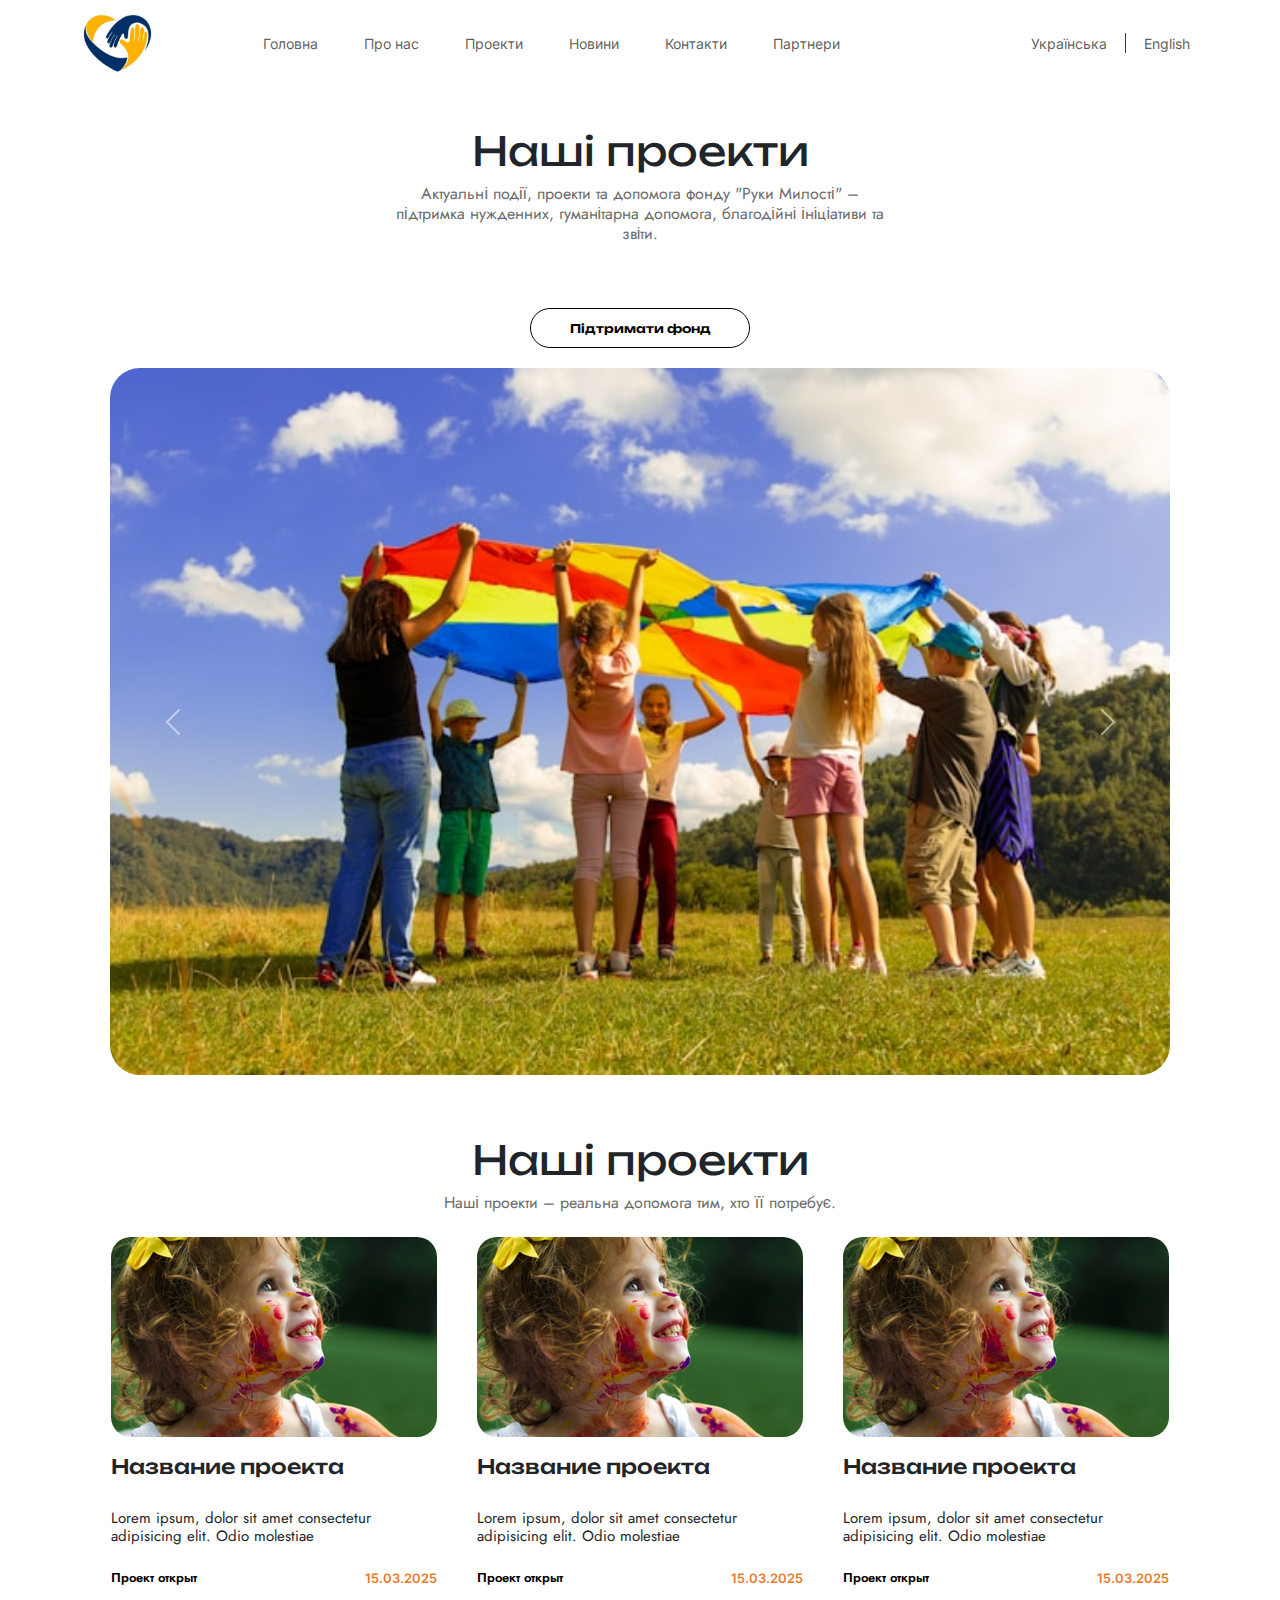
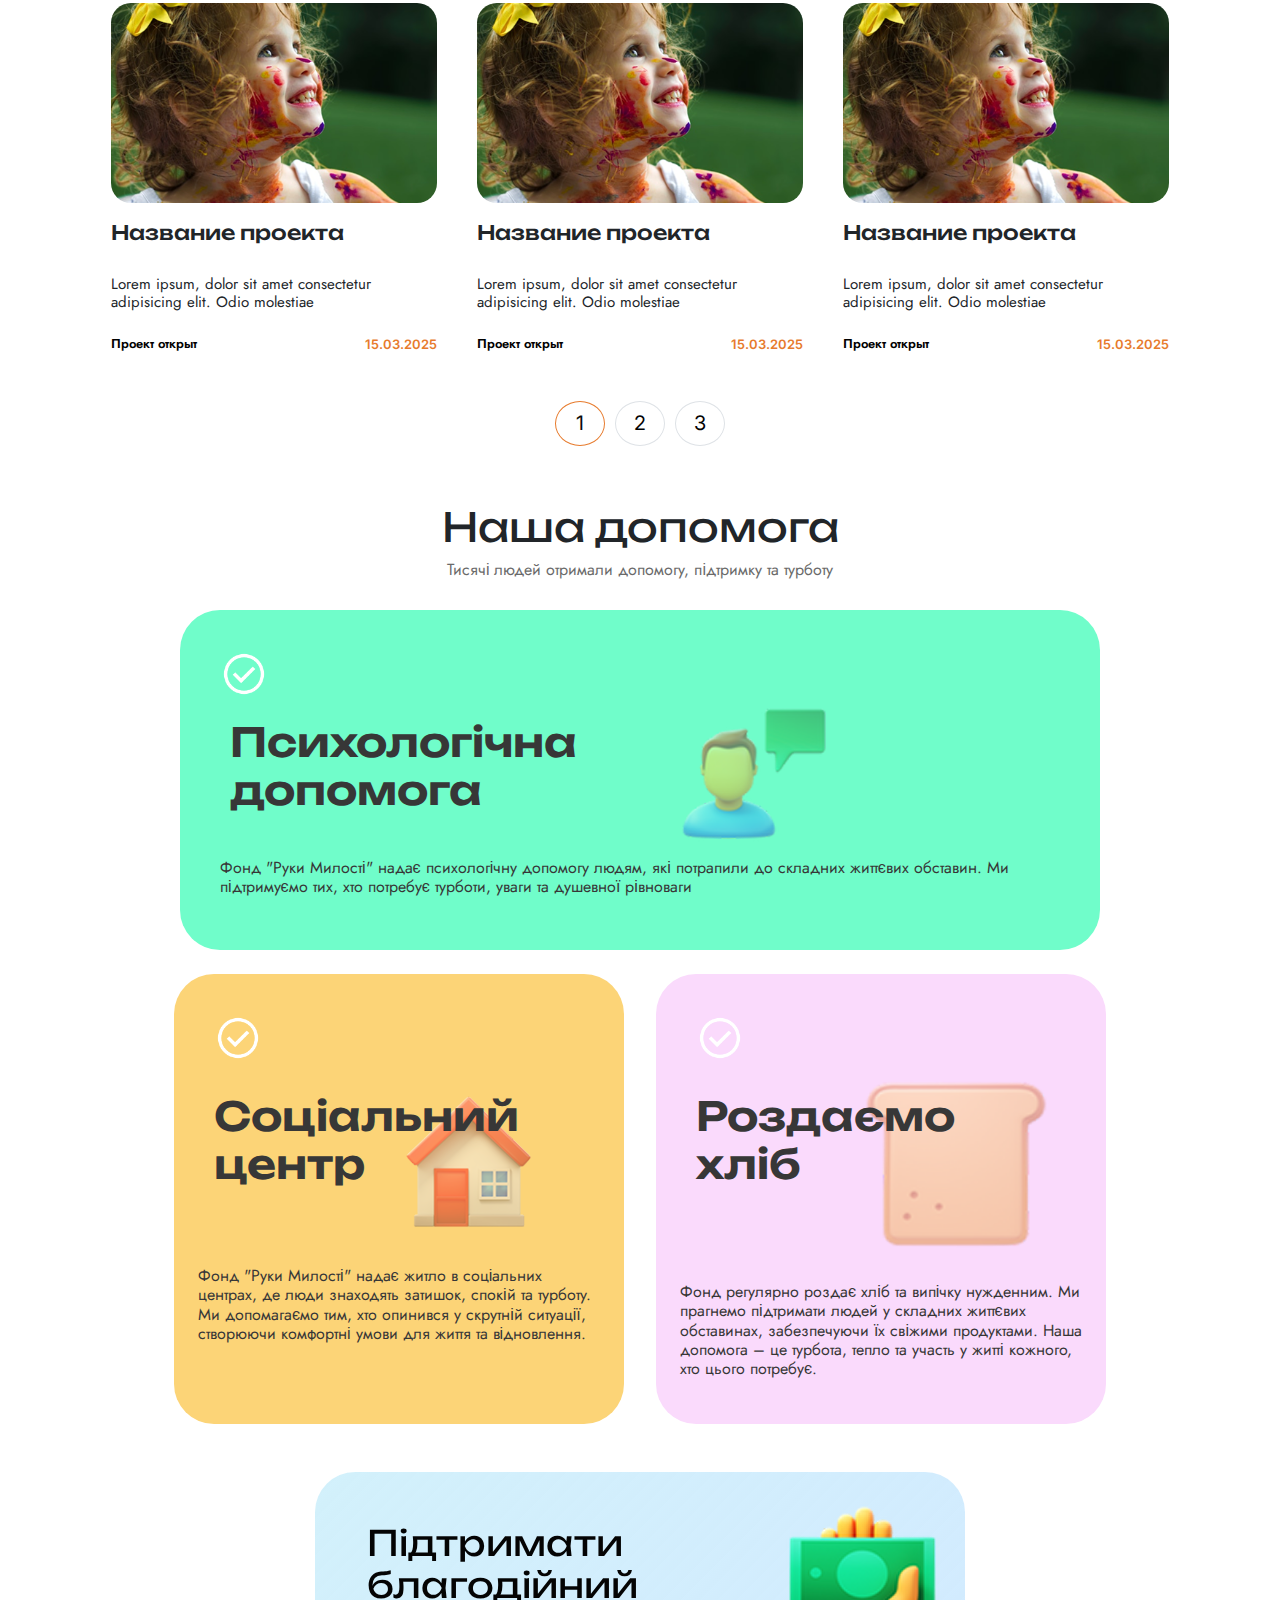
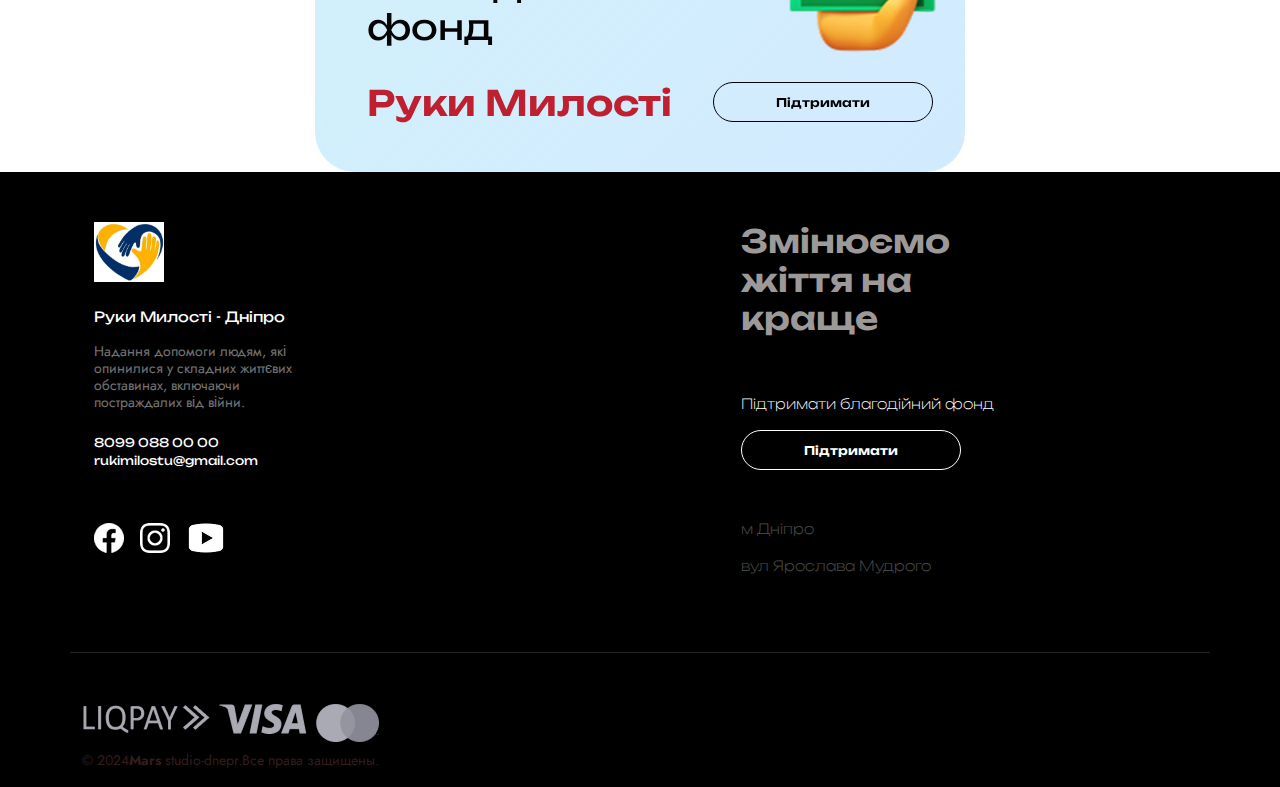
<file: projects.html>
<head>
    <meta charset="UTF-8">
    <meta name="viewport" content="width=device-width, initial-scale=1.0">


    <link href="https://cdn.jsdelivr.net/npm/bootstrap@5.3.1/dist/css/bootstrap.min.css" rel="stylesheet">
    <link rel="stylesheet" href="/CSS/style.css"/>
    <link rel="stylesheet" href="/CSS/media.css"/>
    <link rel="preconnect" href="https://fonts.googleapis.com">
    <link rel="preconnect" href="https://fonts.gstatic.com" crossorigin>
    <link href="https://fonts.googleapis.com/css2?family=Jost:ital,wght@0,100..900;1,100..900&display=swap" rel="stylesheet">
    <link rel="preconnect" href="https://fonts.googleapis.com">
    <link rel="preconnect" href="https://fonts.gstatic.com" crossorigin>
    <link href="https://fonts.googleapis.com/css2?family=Inter:ital,opsz,wght@0,14..32,100..900;1,14..32,100..900&family=Unbounded:wght@200..900&display=swap" rel="stylesheet">
    <link rel="preconnect" href="https://fonts.googleapis.com">
    <!-- <link rel="preconnect" href="https://fonts.gstatic.com" crossorigin>
    <link href="https://fonts.googleapis.com/css2?family=Unbounded:wght@200..900&display=swap" rel="stylesheet"> -->
    <title>Руки Милості про нас</title>

</head>
<body>
    <!-- меню  -->
    <section class="navigation-section">
        <nav class="navbar navbar-expand-lg custom-nuvbar">
            <div class="container">
                <!-- Логотип -->
                <a class="navbar-brand logo-text" href="/">
                    <img src="/image/logo-ruki.jpeg" alt="Лого руки милости" width="70" height="60">
                    <span class="ms-2 d-inline d-lg-none text-decor-mobile">Руки милості</span>
                </a>
        
                <!-- Кнопка для мобильного меню -->
                <button class="navbar-toggler" type="button" data-bs-toggle="collapse" data-bs-target="#navbarNav"
                        aria-controls="navbarNav" aria-expanded="false" aria-label="Переключить навигацию">
                    <span class="navbar-toggler-icon"></span>
                   
                </button>
        
                <!-- Меню -->
                <div class="collapse navbar-collapse full-screen-menu" id="navbarNav">
                    <ul class="navbar-nav mx-auto align-items-center" style="display: flex; gap: 30px;">
                        <li class="nav-item">
                            <a class="nav-link" href="#" style="font-size: 14px;">Головна</a>
                        </li>
                        <li class="nav-item">
                            <a class="nav-link" href="#" style="font-size: 14px;">Про нас</a>
                        </li>
                        <li class="nav-item">
                            <a class="nav-link" href="#" style="font-size: 14px;">Проекти</a>
                        </li>
                        <li class="nav-item">
                            <a class="nav-link" href="#" style="font-size: 14px;">Новини</a>
                        </li>
                        <li class="nav-item">
                            <a class="nav-link" href="#" style="font-size: 14px;">Контакти</a>
                        </li>
                        <li class="nav-item">
                            <a class="nav-link" href="#" style="font-size: 14px;">Партнери</a>
                        </li>
                    </ul>
        
                    <ul class="navbar-nav ms-auto align-items-center">
                        <li class="nav-item">
                            <a class="nav-link" href="#" style="font-size: 14px;">Українська</a>
                        </li>
                        <li class="nav-item">
                            <div style="border-left: 1px solid rgb(65, 59, 59); height: 20px; margin: 0 10px;"></div>
                        </li>
                        <li class="nav-item">
                            <a class="nav-link" href="#" style="font-size: 14px;">English</a>
                        </li>
                    </ul>
                </div>
            </div>
        </nav>
    </section>
    <!-- меню  -->


    <!-- text -->
    <section class="text-section">
        <div class="container">
            <div class="row">
                <div class="col-12 text-center d-flex justify-content-center flex-column align-items-center">
                    <h2 class="main-text">Наші проекти</h2>
                    <p class="text-center description-text">Актуальні події, проекти та допомога фонду "Руки Милості" – підтримка нужденних, гуманітарна допомога, благодійні ініціативи та звіти.</p>
                </div>
            </div> 
        </div>
    </section>
    <!-- text -->
    <!-- секция  button -->
    <section class="section-button d-flex justify-content-center mt-5">
        <a href="#"></a><button class="button-section">Підтримати фонд</button>
    </section>
    <!-- секция  button -->

    <!-- секция   first-page-->
    <section class="slaider-section">
        <div id="carouselExampleInterval" class="carousel slide slider-container" data-bs-ride="carousel">
            <div class="carousel-inner">
              <div class="carousel-item active" data-bs-interval="10000">
                <img src="/image/slider/slider.jpg" class="d-block w-100 slider-items" alt="Картинка Руки милости слайдер">
              </div>
              <div class="carousel-item" data-bs-interval="2000">
                <img src="/image/slider/slider.jpg" class="d-block w-100 slider-items" alt="Картинка Руки милости слайдер">
              </div>
              <div class="carousel-item">
                <img src="/image/slider/slider2.jpg" class="d-block w-100 slider-items" alt="Картинка Руки милости слайдер">
              </div>
              <div class="carousel-item">
                <img src="/image/slider/slider3.jpg" class="d-block w-100 slider-items" alt="Картинка Руки милости слайдер">
              </div>
            </div>
            <button class="carousel-control-prev" type="button" data-bs-target="#carouselExampleInterval" data-bs-slide="prev">
              <span class="carousel-control-prev-icon" aria-hidden="true"></span>
              <span class="visually-hidden">Previous</span>
            </button>
            <button class="carousel-control-next" type="button" data-bs-target="#carouselExampleInterval" data-bs-slide="next">
              <span class="carousel-control-next-icon" aria-hidden="true"></span>
              <span class="visually-hidden">Next</span>
            </button>
        </div>
    </section>
    <!-- секция   first-page-->
   
    <!-- text -->
    <section class="text-section">
        <div class="container">
            <div class="row">
                <div class="col-12 text-center d-flex justify-content-center flex-column align-items-center">
                    <h2 class="main-text">Наші проекти</h2>
                    <p class="text-center description-text">Наші проекти – реальна допомога тим, хто її потребує.</p>
                </div>
            </div> 
        </div>
    </section>
    <!-- text -->
    <!-- секция   Project -->
    <section class="card-project-section">
        <div class="container mt-2">
            <div class="row justify-content-center gap-3">
                <!-- секция   Project -->
                <div class="project-card d-flex justify-content-center flex-column">
                    <img src="/image/first-img.png" class="imag-projects-card" alt="card">
                    <div class="card-body mt-3">
                        <h5>Название проекта</h5>
                    </div>
                    <div class="card-description">
                        <h6>Lorem ipsum, dolor sit amet consectetur adipisicing elit. Odio molestiae </h6>
                    </div>
                    <div class="project-status d-flex justify-content-between">
                        <span class="project-close">Проект открыт</span>
                        <span class="project-month">15.03.2025</span>
                    </div>
                </div>
                 <!-- секция   Project -->
                 <!-- секция   Project -->
                <div class="project-card d-flex justify-content-center flex-column">
                    <img src="/image/first-img.png" class="imag-projects-card" alt="card">
                    <div class="card-body mt-3">
                        <h5>Название проекта</h5>
                    </div>
                    <div class="card-description">
                        <h6>Lorem ipsum, dolor sit amet consectetur adipisicing elit. Odio molestiae </h6>
                    </div>
                    <div class="project-status d-flex justify-content-between">
                        <span class="project-close">Проект открыт</span>
                        <span class="project-month">15.03.2025</span>
                    </div>
                </div>
                 <!-- секция   Project -->
                 <!-- секция   Project -->
                <div class="project-card d-flex justify-content-center flex-column">
                    <img src="/image/first-img.png" class="imag-projects-card" alt="card">
                    <div class="card-body mt-3">
                        <h5>Название проекта</h5>
                    </div>
                    <div class="card-description">
                        <h6>Lorem ipsum, dolor sit amet consectetur adipisicing elit. Odio molestiae </h6>
                    </div>
                    <div class="project-status d-flex justify-content-between">
                        <span class="project-close">Проект открыт</span>
                        <span class="project-month">15.03.2025</span>
                    </div>
                </div>
                 <!-- секция   Project -->
                   <!-- секция   Project -->
                <div class="project-card d-flex justify-content-center flex-column">
                    <img src="/image/first-img.png" class="imag-projects-card" alt="card">
                    <div class="card-body mt-3">
                        <h5>Название проекта</h5>
                    </div>
                    <div class="card-description">
                        <h6>Lorem ipsum, dolor sit amet consectetur adipisicing elit. Odio molestiae </h6>
                    </div>
                    <div class="project-status d-flex justify-content-between">
                        <span class="project-close">Проект открыт</span>
                        <span class="project-month">15.03.2025</span>
                    </div>
                </div>
                 <!-- секция   Project -->
                   <!-- секция   Project -->
                <div class="project-card d-flex justify-content-center flex-column">
                    <img src="/image/first-img.png" class="imag-projects-card" alt="card">
                    <div class="card-body mt-3">
                        <h5>Название проекта</h5>
                    </div>
                    <div class="card-description">
                        <h6>Lorem ipsum, dolor sit amet consectetur adipisicing elit. Odio molestiae </h6>
                    </div>
                    <div class="project-status d-flex justify-content-between">
                        <span class="project-close">Проект открыт</span>
                        <span class="project-month">15.03.2025</span>
                    </div>
                </div>
                 <!-- секция   Project -->
                   <!-- секция   Project -->
                <div class="project-card d-flex justify-content-center flex-column">
                    <img src="/image/first-img.png" class="imag-projects-card" alt="card">
                    <div class="card-body mt-3">
                        <h5>Название проекта</h5>
                    </div>
                    <div class="card-description">
                        <h6>Lorem ipsum, dolor sit amet consectetur adipisicing elit. Odio molestiae </h6>
                    </div>
                    <div class="project-status d-flex justify-content-between">
                        <span class="project-close">Проект открыт</span>
                        <span class="project-month">15.03.2025</span>
                    </div>
                </div>
                 <!-- секция   Project -->

            </div>
        </div>
    </section>
    <!-- секция   Project -->
      <!-- text -->
      <section class="section-pagination mt-5">
        <div class="container">
            <div class="row">
                <div class="col-12 text-center d-flex justify-content-center align-items-center">
                    <nav aria-label="...">
                        <ul class="pagination pagination-lg">
                          <li class="page-item active" aria-current="page">
                            <span class="page-link">1</span>
                          </li>
                          <li class="page-item"><a class="page-link" href="#">2</a></li>
                          <li class="page-item"><a class="page-link" href="#">3</a></li>
                        </ul>
                    </nav>
                </div>
            </div> 
        </div>
    </section>
    <!-- text -->

    <!-- text -->
    <section class="text-section">
        <div class="container">
            <div class="row">
                <div class="col-12 text-center d-flex justify-content-center flex-column align-items-center">
                    <h2 class="main-text">Наша допомога</h2>
                    <p class="text-center description-text">Тисячі людей отримали допомогу, підтримку та турботу</p>
                </div>
            </div> 
        </div>
    </section>
    <!-- text -->
   

    <!-- section-card-about -->
    <section class="card-page-news-section">
        <div class="container">
            <div class="row align-items-center justify-content-center mt-1 gap-2 pb-4">
                <div class="col-auto arctic-row">
                    <div class="card-page-new-top" style="background-color: #70fdca;">
                        <div class="card-page-news-body d-flex flex-column">
                            <div class="card-page-news-body--circul-top">
                                <img src="/image/circul-new.png" alt="logo-style">
                            </div>
                            <div class="card-page-news-body--description d-flex flex-row">
                                <div class="card-page-news-body--description-item-top">
                                    <h3>Психологічна допомога</h3>
                                </div>
                                <div class="card-page-news-body--description-imgs-top">
                                    <img src="/image/projects-card.png" alt="logo-style">
                                </div>
                            </div>
                            <div class="card-page-news-body--description-items-top">
                                <h4>Фонд "Руки Милості" надає психологічну допомогу людям, які потрапили до складних життєвих обставин. Ми підтримуємо тих, хто потребує турботи, уваги та душевної рівноваги</h4>
                            </div>
                        </div>
                    </div>
                </div> 
            </div>
            <div class="row align-items-center justify-content-center gap-2">
                <div class="col-auto">
                    <div class="card-page-new" style="background-color: #fcd477;">
                        <div class="card-page-news-body d-flex flex-column">
                            <div class="card-page-news-body--circul">
                                <img src="/image/circul-new.png" alt="logo-style">
                            </div>
                            <div class="card-page-news-body--description d-flex flex-row">
                                <div class="card-page-news-body--description-item">
                                    <h3>Соціальний центр</h3>
                                </div>
                                <div class="card-page-news-body--description-img">
                                    <img src="/image/projects-card3.png" alt="logo-style">
                                </div>
                            </div>
                            <div class="card-page-news-body--description-text px-4 mt-4">
                                <h4>Фонд "Руки Милості" надає житло в соціальних центрах, де люди знаходять затишок, спокій та турботу. Ми допомагаємо тим, хто опинився у скрутній ситуації, створюючи комфортні умови для життя та відновлення.</h4>
                            </div>

    
                        </div>
                    </div>
                </div>
                <div class="col-auto">
                    <div class="card-page-new" style="background-color: #FADAFC">
                        <div class="card-page-news-body d-flex flex-column">
                            <div class="card-page-news-body--circul">
                                <img src="/image/circul-new.png" alt="logo-style">
                            </div>
                            <div class="card-page-news-body--description d-flex flex-row">
                                <div class="card-page-news-body--description-item">
                                    <h3>Роздаємо хліб</h3>
                                </div>
                                <div class="card-page-news-body--description-imgs">
                                    <img src="/image/projects-card2.png" alt="logo-style" class="card-image-about-center">
                                </div>
                            </div>
                            <div class="card-page-news-body--description-items px-4">
                                <h4>Фонд регулярно роздає хліб та випічку нужденним. Ми прагнемо підтримати людей у ​​складних життєвих обставинах, забезпечуючи їх свіжими продуктами. Наша допомога – це турбота, тепло та участь у житті кожного, хто цього потребує.</h4>
                            </div>
                        </div>
                    </div>
                </div>
            </div>    
                
        </div>
    </section>
    <!-- section-card-about -->

    <!-- oplata-section -->
    <section class="pidtrimka-card-section mt-5">
        <div class="container">
            <div class="row align-items-center justify-content-center">
                <a href="">
                    <div class="pidtrimka-card">
                        <div class="pidtrimka-card-body d-flex justify-content-between flex-wrap-reverse">
                            <div class="pidtrimka-card-body_text d-flex">
                                <h6>Підтримати благодійний фонд</h6>
                            </div>
                            <div class="pidtrimka-card-body_img d-flex justify-content-center align-items-center mx-auto""></div>
                        </div>
                        <div class="pidtrimka-card-oplata-body d-flex justify-content-between flex-wrap">
    
                            <div class="pidtrimka-card-oplata-body_items d-flex">
                                <h6>Руки Милості</h6>
                            </div>
                            <div class="pidtrimka-card-oplata-body_button d-flex">
                                <a href="#"></a><button class="button-section">Підтримати</button>
                            </div>
    
                        </div>
    
                    </div>
                </a>
                

            </div>
        </div>

    </section>
    <!-- oplata-section -->
  

    <footer class="footer">
        <div class="container">
            <div class="row">
                <div class="col-12 col-md-3 d-flex flex-column px-4">
                    <div class="footer-column-bady-left">
                        <div class="footer-logo">
                            <img src="/image/logo-ruki.jpeg" alt="logo">
                        </div>
                        <div class="footer-item mt-4">
                            <p>Руки Милості - Дніпро</p>
                        </div>
                        <div class="footer-item-text mt-2">
                            <h6>Надання допомоги людям, які опинилися у складних життєвих обставинах, включаючи постраждалих від війни.</h6>
                        </div>
                        <div class="footer-item-tel mt-4">
                            <a href="">8099 088 00 00</a>
                        </div>
                        <div class="footer-item-mail">
                            <a href="">rukimilostu@gmail.com</a>
                        </div>
                        <div class="footer-item-soc-body d-flex flex-row gap-3 mt-5 align-items-center">
                            <a href=""><img class="footer-soc" src="/image/footer-facebook.png"></a>
                            <a href=""><img  class="footer-soc" src="/image/footer-instagramm.png"></a>
                            <a href=""><img  class="footer-soс-youtube" src="/image/footer-YouTube.png"></a>
                        </div>
                    </div>
                </div>
                <div class="col-12 col-md-8">
                    <div class="footer-colum-right d-flex flex-column px-4">
                        <div class="footer-item-rigth-text">
                            <h6>Змінюємо жіття на краще</h6>
                        </div>
                        <div class="footer-item-rigth-description mt-5">
                            <p>Підтримати благодійний фонд</p>
                        </div>
                        <div class="footer-item-rigth-button">
                            <a href="#"></a><button class="button-footer">Підтримати</button>
                        </div>
                        <div class="footer-item-rigth-description mt-5">
                            <p style="color: #ffff; opacity: 30%;">м Днiпро</p>
                            <p style="color: #ffff; opacity: 30%;">вул Ярослава Мудрого</p>
                        </div>

                    </div>
                </div>
                <!-- <div class="w-100 border-bottom border-secondary"></div> -->
                <div class="full-width-divider"></div>

                <div class="row">
                    <div class="col-auto">
                        <div class="oplata-footer-bady d-flex gap-2">
                            <img src="/image/footer-liqpay.png" alt="liqpay">
                            <img src="/image/footer-visa.png" alt="visa">
                            <img src="/image/footer-master.png" alt="master-card">
                        </div>
                       
                    </div>
                    
                </div>
                <div class="row mt-2">
                    <div class="col-auto">
                        <div class="mars-studio">
                            <a href="#"><p>&copy; 2024<strong>Mars</strong> studio-dnepr.Все права защищены.</p></a>
                        </div>
                    </div>
                </div>
            </div>
        </div>


    </footer>
    <!-- footer -->
    <script src="https://cdn.jsdelivr.net/npm/bootstrap@5.3.1/dist/js/bootstrap.bundle.min.js"></script>
    <!--  bootstrap -->
</body>
</html>
</file>
<file: CSS/style.css>
/* ---------------------общие--------------*/
a {

    text-decoration: none;
    color:#E9EBEB;
}
* {
    margin: 0;
    padding: 0;
    box-sizing: border-box;
  }
  
/* .body {

    margin: 0;
    padding: 0;
} */
html,body {
   
    font-family:  'Inter', 'Unbounded', sans-serif;
    font-size: 16px; 
    /* color: #CCC5B9;  */

    overflow-x: hidden;
    max-width: 1280px; /* Ограничиваем максимальную ширину */
    margin: 0 auto; /* Центрируем контент */
    padding: 0;
}
/* ---------------------общие--------------*/



/* ---------------------меню--------------*/

.nav-link.active {
    color: #E77B2D!important; /* Белый текст */
}
.custom-nuvbar {
    background-color: #fff;
}
.navbar-toggler {
    border: none !important; 
  
}
/* меню  bootstrap  убрать обводку при нажатии */
.navbar-toggler:focus {
    outline: none !important;
    box-shadow: none !important;
}
.navbar-nav .nav-link:hover {
    color: #FFB202;
   
} 

.text-decor-mobile {

    font-family: 'Inter',sans-serif;
    font-size: 15px;
    color: rgb(53, 53, 53);


}
.text-decor-mobile:hover {

    color: #FFB202;


}
/* ---------------------меню--------------*/
/* -----------------first section------------------*/
.first-color-section {

   
    background-color: #F5F9FF;
    border-radius: 40px;
}
.first-text h2 {
    font-family: "Jost",sans-serif;
    font-size: 20px;
    font-weight: 600;
    line-height: 42px;
}
.first-text {

    padding: 10px;
}
.first-item {

    /* padding: 10px; */

}
.first-text-description {
    /* padding: 10px; */


}
.img-first-page {
    width: 450px;
    height: 450px;

}
.first-item h1{
    font-family: "Unbounded",sans-serif;
    font-size: 50px;
    font-weight: 600;
    /* line-height: 70px; */
    color:#C01F2F;
}
.first-text-description h3 {

    font-family: "Jost",sans-serif;
    font-size: 15px;
    font-weight: 500;
    /* line-height: 28px; */
    color: #070707;
}
.first-text-description  {

    width: 400px;
}
.img-first-page-mobile,
.image-first-mobile {
    display: none;
}
.rounded-button {

    border: 1px solid black; /* Добавим начальную черную обводку */
    width: 190px;
    height: 40px;
    border-radius: 30px;
    text-align: center;
    font-size: 12px;
    font-family: "Unbounded",sans-serif;
    line-height: 23px;
    font-weight: 600;
    background-color: transparent;
    transition: background-color 0.3s, transform 0.2s;
}
.rounded-button:hover {
    border-color: #FFB202; /* Изменяем цвет обводки на #FFB202 при наведении */

    color: #FFB202; /* Меняем цвет текста при наведении */
}
.rounded-button:active {
    border-color: #FFB202; /* Изменяем цвет обводки на #FFB202 при нажатии */
    color: #FFB202; /* Меняем цвет текста при нажатии */
}
/* -----------------first section------------------*/
/* -----------------slider section------------------*/
.slider-container {
    width: 1100px;
    margin: 0 auto; /* Центрирование */
    padding: 20px;
    border-radius: 20px;
    overflow: hidden;
    border-radius: 30px;
}
.slider-items {
    border-radius: 30px;
}
.slaider-section {
    display: flex;
    justify-content: center; /* Центрирует контейнер по горизонтали */
    align-items: center; /* Центрирует контейнер по вертикали */
  

}
/* -----------------slider section------------------*/
/* -----------------Text section------------------*/
.text-section {

  
   
    margin-top: 40px;
    display: flex;
    justify-content: center; /* Центрирует по горизонтали */
    align-items: center; /* Центрирует по вертикали */
    text-align: center; /* Выравнивание текста по центру */


}
.main-text {
    font-family: "Unbounded",sans-serif;
    font-size: 40px;
    font-weight: 400;
    line-height: 50px;
}
.description-text {

    font-family: "Jost",sans-serif;
    font-size: 16px;
    font-weight: 400;
    line-height: 20px;
    color: rgb(106, 106, 106);
    max-width: 500px;
}
/* -----------------Text section------------------*/
/* -----------------new-ditache-section"------------------*/

.fixed-image-ditache {

    width: 100%;
    height: 300px; 
    object-fit: cover;
    border-radius: 30px;

}
.circle {

    width: 40px;
    height: 40px;
    border-radius: 50%; /* Делаем круг */
    overflow: hidden; /* Обрезаем изображение по форме */
    display: flex;
    justify-content: center;
    align-items: center;
    background-color: #ddd;



}
.circle img {

    width: 30px; /* Делаем картинку 100% ширины контейнера */
    height: 30px;
    object-fit: cover; 
} 
.new-ditache-item h5{

    font-family: "Unbounded",sans-serif;
    font-size: 30px;
    font-weight: 600;
    line-height: 20px;
    color: #000000;
    max-width: 500px;

}
.new-ditache-item-description h6 {

    font-family: "Jost",sans-serif;
    font-size: 17px;
    font-weight: 400;
    line-height: 20px;
    color: #363535;
    max-width: 500px;

}

.new-ditache-card-text-first h6  {
    
    font-family: "Unbounded",sans-serif;
    font-size: 20px;
    font-weight: 400;
    line-height: 20px;
    color: #000000;
    max-width: 500px;

}

.new-ditache-card-text h6{


   font-family: "Jost",sans-serif;
    font-size: 15px;
    font-weight: 400;
    line-height: 20px;
    color: #363535;
    max-width: 500px;



}
/* -----------------new-ditache-section"------------------*/

/* -----------------Text  card-dialnist------------------*/
.left-card {

    display: flex;
    justify-content: center;
    align-items: center;
 


}
.dialnist-card {

    margin-top: 50px;

}
.card-left-item {
    width: 480px;
    height: 220px;
    border-radius: 40px;
    background-color: #F5F9FF;
    box-shadow: 4px 4px 10px rgba(0, 0, 0, 0.15); /* Смещение 4px вниз и вправо, мягкая тень */
    padding: 20px;
    border-radius: 40px; /* Немного скруглим углы */
    transition: transform 0.2s ease-in-out;

}

.card-left-item:hover {
    transform: scale(1.02); /* Увеличиваем на 5% при наведении */
}

.card-left-item:active {
    transform: scale(1.03); /* Немного больше при нажатии */
}
.conteiner-left-item {

    margin-top: 30px;
    margin-left: 10px;
}

.conteiner-left-item h4 {

    font-family: "Unbounded",sans-serif;
    color: #C01F2F;
    font-weight: 600;
    font-size: 48px;
    /* line-height: 70px; */
}
.conteiner-left-item h5 {

    font-family: "Unbounded",sans-serif;
    color: #C01F2F;
    font-weight: 600;
    font-size: 24px;
    /* line-height: 70px; */


}
.conteiner-left-item p  {

    font-family: "Unbounded",sans-serif;
    color: #000000;
    font-weight: 600;
    font-size: 20px;
    margin-top: 20px;
}

.card-column-item-left {

    width: 230px;
    height: 220px;
    border-radius: 40px;
    background-color: #FFB20247;
    box-shadow: 4px 4px 10px rgba(0, 0, 0, 0.15); /* Смещение 4px вниз и вправо, мягкая тень */
    padding: 20px;
    border-radius: 40px; /* Немного скруглим углы */
    transition: transform 0.3s ease-in-out;

}
.card-column-item-left:hover {
    transform: scale(1.02); /* Увеличиваем на 5% при наведении */
}

.card-column-item-left:active {
    transform: scale(1.03); /* Немного больше при нажатии */
}
.column-item-left-container {

    margin-left: 10px;
    margin-top: 10px;
}
.column-item-left-container h4{

    font-family: "Unbounded",sans-serif;
    color: #C01F2F;
    font-weight: 600;
    font-size: 35px;

}
.column-item-left-container h5 {

    font-family: "Unbounded",sans-serif;
    color: #C01F2F;
    font-weight: 600;
    font-size: 24px;

}
.column-item-left-container p {

    font-family: "Unbounded",sans-serif;
    color: #000000;
    font-weight: 600;
    font-size:13px;
    margin-top: 20px;

}

.card-column-item-right {

    width: 230px;
    height: 220px;
    border-radius: 40px;
    background-color:#D9D9D959;
    box-shadow: 4px 4px 10px rgba(0, 0, 0, 0.15); /* Смещение 4px вниз и вправо, мягкая тень */
    padding: 20px;
    border-radius: 40px; /* Немного скруглим углы */
    transition: transform 0.3s ease-in-out;

}

.card-column-item-right:hover {
    transform: scale(1.02); /* Увеличиваем на 5% при наведении */
}

.card-column-item-right:active {
    transform: scale(1.03); /* Немного больше при нажатии */
}
/* -----------------right------------------*/
.card-right-item{

    width: 230px;
    height: 450px;
    border-radius: 40px;
    background-color:#A0EBCB80;
    box-shadow: 4px 4px 10px rgba(0, 0, 0, 0.15); /* Смещение 4px вниз и вправо, мягкая тень */
    padding: 20px;
    border-radius: 40px; /* Немного скруглим углы */
    transition: transform 0.3s ease-in-out;

}

.card-right-item:hover {
    transform: scale(1.02); /* Увеличиваем на 5% при наведении */
}

.card-right-item:active {
    transform: scale(1.03); /* Немного больше при нажатии */
}
.column-item-right-container {

    margin-top: 40px;


}
.column-item-right-container h5 {


    font-family: "Unbounded",sans-serif;
    color: #C01F2F;
    font-weight: 600;
    font-size: 24px;


}
.column-item-right-container h4 {

    font-family: "Unbounded",sans-serif;
    color: #C01F2F;
    font-weight: 600;
    font-size: 48px;


}
.column-item-right-container p {

    font-family: "Unbounded",sans-serif;
    color: #000000;
    font-weight: 600;
    font-size:13px;
    margin-top: 20px;
    margin-top: 100px;

}

.card-right-description {
    width: 240px;
    height: 210px;
    border-radius: 40px;
    background-color:#0B699526;
    box-shadow: 4px 4px 10px rgba(0, 0, 0, 0.15); /* Смещение 4px вниз и вправо, мягкая тень */
    padding: 20px;
    transition: transform 0.3s ease-in-out;

}
.card-right-description:hover {
    transform: scale(1.02); /* Увеличиваем на 5% при наведении */
}

.card-right-description:active {
    transform: scale(1.03); /* Немного больше при нажатии */
}
.card-right-description-row {
    margin-top: 20px;
    margin-left: 20px;

}
.card-right-description-row h5 {


    font-family: "Unbounded",sans-serif;
    color: #C01F2F;
    font-weight: 600;
    font-size: 24px;



}
.card-right-description-row p {


    font-family: "Unbounded",sans-serif;
    color: #000000;
    font-weight: 600;
    font-size:13px;
    margin-top: 20px;
    margin-top: 30px;

    


}
.card-right-description-row h4 {

    font-family: "Unbounded",sans-serif;
    color: #C01F2F;
    font-weight: 600;
    font-size: 35px;

}
.card-right-description-rows {
    margin-top: 20px;
    margin-left: 20px;
}
.card-right-description-rows h4 {

    font-family: "Unbounded",sans-serif;
    color: #C01F2F;
    font-weight: 600;
    font-size: 35px;

}
.card-right-description-rows h5 {


    font-family: "Unbounded",sans-serif;
    color: #C01F2F;
    font-weight: 600;
    font-size: 24px;



}

.card-right-description-rows p {

    font-family: "Unbounded",sans-serif;
    color: #000000;
    font-weight: 600;
    font-size:13px;
    margin-top: 20px;
    margin-top: 30px;


}

/* -----------------Text  card-dialnist------------------*/

/* -----------------card project------------------*/
.project-card {

    width: 350px;
    height: 350px;
    overflow: hidden;
    transition: transform 0.3s ease, box-shadow 0.3s ease;
}

.project-card:hover {
    transform: scale(1.02);  /* Немного увеличиваем размер */
 
}

.project-card:active {
    transform: scale(0.98); 
}

.imag-projects-card {

    width: 100%;
    height: 200px;
    border-radius: 20px;
    object-fit: cover; /* Обрезка без искажения */
    border-radius: 20px; /* Скругление углов */
    
}
.card-description {

    height: 60px; /* Ограничение высоты */
    /* overflow: hidden;  */
    /* text-overflow: ellipsis;
    display: -webkit-box;
    -webkit-line-clamp: 2; 
    -webkit-box-orient: vertical; */

}
.card-body h5 {

    font-family: "Unbounded",sans-serif;
    font-size: 20px;
    font-weight: 500;
    line-height: 28px;
}
.card-description h6{

    font-family: "Jost",sans-serif;
    font-size: 15px;
    font-weight: 400;
    line-height: 18px;
}


.project-close {

    font-family: "Jost",sans-serif;
    font-size: 13px;
    font-weight: 600;
    line-height: 18px;
    color:#000000


}
.project-month{

    font-family: "Inter",sans-serif;
    font-size: 13px;
    font-weight: 600;
    line-height: 18px;
    color:#E77B2D;


}
/* -----------------card project------------------*/
/* -----------------section button------------------*/
.button-section{

    border: 1px solid black; /* Добавим начальную черную обводку */
    width: 220px;
    height: 40px;
    border-radius: 30px;
    text-align: center;
    font-size: 12px;
    font-family: "Unbounded",sans-serif;
    line-height: 23px;
    font-weight: 600;
    background-color: transparent;
    transition: background-color 0.3s, transform 0.2s;
}
.button-section:hover {
    border-color: #FFB202; /* Изменяем цвет обводки на #FFB202 при наведении */

    color: #FFB202; /* Меняем цвет текста при наведении */
}
.button-section:active {
    border-color: #FFB202; /* Изменяем цвет обводки на #FFB202 при нажатии */
    color: #FFB202; /* Меняем цвет текста при нажатии */
}
/* -----------------section button------------------*/
/* -----------------news-section------------------*/
.news-card {

    width: 250px;
    height: 400px;
    overflow: hidden;
    border-radius:60px;
    filter: brightness(0.8);
    transition: transform 0.3s ease, box-shadow 0.3s ease;
   
}



.news-card:hover {
    transform: scale(1.02);  /* Немного увеличиваем размер */
 
}

.news-card:active {
    transform: scale(0.98); 
}


.news-card-body {

    margin-top: 50px;
    padding: 20px;

}
.news-items h5 {

    font-family: "Unbounded",sans-serif;
    font-size: 20px;
    font-weight: 500;
    line-height: 28px;
    color: #F5F9FF;
    position: relative;

}

.news-card-body {

    display: flex;
    align-items: center;
    flex-direction: column;
    position: relative; /* Для корректного отображения текста поверх фона */
    z-index: 1; /* Текст будет поверх фона */
    
}
.news-description h6 {


    font-family: "Inter",sans-serif;
    font-size: 14px;
    font-weight: 400;
    line-height: 18px;
    color: #ffffff;
}

.news-top p{

    font-family: "Inter",sans-serif;
    font-size: 14px;
    font-weight: 400;
    line-height: 18px;
    color: #ffffff;

    


}

/* -----------------news-section------------------*/

/* -----------------section-about-image------------------*/

.image-about-style img {

    width: 1200px;
    height: 600px;
    object-fit: cover;
    border-radius: 30px;
    padding: 10px;

}
/* -----------------section-about-image-----------------*/
/* -----------------section-about-card-----------------*/

.about-card {

    width: 420px;
    height: 350px;
    background-color:#5C7685;
    border-radius: 30px;
    transition: transform 0.2s ease, box-shadow 0.2s ease;
}
.about-card:hover {
    transform: scale(1.01);  /* Немного увеличиваем размер */
 
}

.about-card:active {
    transform: scale(0.98); 
}


.about-card-body-logo {
    background-image: url(/image/about-card.svg);
    /* width:48px;
    height: 48px; */
    margin-right: 30px;
    margin-top: 30px;  
}
.about-card-body-item h5{


    font-family: "Unbounded",sans-serif;
    font-size: 35px;
    font-weight: 500;
    line-height: 28px;
    color: #F5F9FF;

}

.about-card-body-item {

    margin-left: 40px;
    margin-top: 40px;
}

.about-card-body-items {

    margin-top: 40px;

}

.about-card-body-items p{

    font-family: "Jost",sans-serif;
    font-size: 14px;
    font-weight: 400;
    line-height: 18px;
    color: #ffffff;



}
/* -----------------section-about-card-----------------*/
/* -----------------team-about-card-----------------*/
.team-card-man img {

    height: 150px;
    width: 150px;
    border-radius: 50%; 
    overflow: hidden;
    object-fit: cover;
}

.team-card--items p{

    margin: 0;
    padding: 0;
    font-family: "Inter",sans-serif;
    font-size: 13px;
    font-weight: 700;
    color: #040404;
}

.team-card-right {

    width: 400px;
    height:140px;
    border-radius: 30px 30px 30px 0px;
    background-color: #e8f4fa;
    margin-bottom: 70px;
}
.team-card--items,
.team-card--item {
    margin: 0;
    padding: 0;
}
.team-card--item {


    font-family:"Inter",sans-serif;
    font-size: 12px;
    font-weight: 400;
    line-height: 18px;
    color: #808080;

}
.team-card-mans img{
    height: 100px;
    width: 100px;
    border-radius: 50%; 
    object-fit: cover;


}
.team-card-right-body p {

    font-family: "Inter", sans-serif;
    font-size: 12px;
    font-weight: 400;
    line-height: 18px;
    color: #040404;

}
.team-card-right-body {

    padding: 15px;
}
/* -----------------team-about-card-----------------*/

/* -----------------pidtrimka card-----------------*/
.pidtrimka-card {

    width: 650px;
    height: 300px;
    /* background-color: #C7EDFA; */
    border-radius: 40px;
    background: linear-gradient(135deg, rgba(199, 237, 250, 0.8), rgba(180, 220, 255, 0.6));
    backdrop-filter: blur(10px); /* Эффект стекла */
    transition: all 0.3s ease-in-out;
    

}

.pidtrimka-card:hover {
    transform: translateY(-5px); /* Легкий подъем */
    box-shadow: 0 8px 15px rgba(40, 40, 40, 0.1);
    /* background: linear-gradient(135deg, rgba(199, 237, 250, 1), rgba(150, 210, 255, 0.8)); */
}

/* Эффект при нажатии */
.pidtrimka-card:active {
    transform: scale(0.97); /* Легкое сжатие */
    box-shadow: 0 2px 8px rgba(0, 0, 0, 0.15);
}
.pidtrimka-card-body_text {

    width: 400px;
    margin-top: 50px;
    margin-left: 40px;

}
.pidtrimka-card-body_text h6 {

    font-family: "Unbounded",sans-serif;
    font-size: 35px;
    font-weight: 400;

    color: #040404;
}
.pidtrimka-card-body_img {

    background-image: url(/image/ruki-many.png);
    width: 170px;
    height: 170px;
    margin-right: 20px;
    margin-top: 20px;

}
.pidtrimka-card-oplata-body_items h6{

    font-family: "Unbounded",sans-serif;
    font-size: 35px;
    font-weight: 600;
    color: #C01F2F;

}
.pidtrimka-card-oplata-body_items {

    margin-top: 20px;
    margin-left: 40px;
}

.pidtrimka-card-oplata-body_button {

    margin-top: 20px;
    margin-right: 20px;


}
/* -----------------pidtrimka card-----------------*/
/* -----------------nasha-dialnist-----------------*/
.nasha-dialnist-card {

    width: 350px;
    height: 400px;
    background: linear-gradient(to bottom, #daf3fa, #97d3e4);
    /* background-color: #d5f6fe; */
    border-radius: 40px;

}
.nasha-dialnist-card-logo img{

 
    width: 60px;
    height: 60px;
    margin-top: 40px;
    margin-left: 40px;


}
.nasha-dialnist-card_text h6 {

    font-family: "Unbounded",sans-serif;
    font-size: 20px;
    font-weight: 400;
    color: #040404;


}
.nasha-dialnist-card-description p {

    font-family: "Unbounded",sans-serif;
    font-size: 16px;
    font-weight: 200;
    color: #373737;


}
.nasha-dialnist-card-body {

    margin-top: 10px;
    padding: 30px;


}
/* -----------------nasha-dialnist-----------------*/
/* -----------------video-card-----------------*/
.videio-card {
    width: 450px;
    height: 350px;
    background: linear-gradient(to bottom, #0c4568, #106aa3);
    /* background-color: #0C3249; */
    opacity: 80%;
    border-radius: 40px;

}
.videio-card_items h4{


    font-family: "Unbounded",sans-serif;
    font-size: 25px;
    font-weight: 400;
    color:#fff;

}

.videio-card_text h5{

    font-family:"Unbounded",sans-serif;
    font-size: 16px;
    font-weight: 200;
    color:#fff;


}

.button-section-video {

    border: 1px solid #fff; /* Добавим начальную черную обводку */
    width: 220px;
    height: 40px;
    border-radius: 30px;
    text-align: center;
    font-size: 12px;
    font-family: "Unbounded",sans-serif;
    line-height: 23px;
    font-weight: 600;
    color: #fff;
    background-color: transparent;
    transition: background-color 0.3s, transform 0.2s;
}
.button-section-video:hover {
    border-color: #FFB202; /* Изменяем цвет обводки на #FFB202 при наведении */

    color: #FFB202; /* Меняем цвет текста при наведении */
}
.button-section-video:active {
    border-color: #FFB202; /* Изменяем цвет обводки на #FFB202 при нажатии */
    color: #FFB202; /* Меняем цвет текста при нажатии */
}
.videio-card-body{

    margin-top: 80px;
    padding: 40px;
}
.video-card-content {

    width: 550px;
    height: 350px;
    background-image: url(/image/video-yotube.png);
    overflow: hidden;
    object-fit: cover;
    border-radius: 40px;

}
/* -----------------video-card-----------------*/

/* -----------------shlah-section-----------------*/
.shlah-card-one {

    width: 280px;
    height: 330px;
    /* background-color: #CFF5E5; */
    background: linear-gradient(to bottom, #CFF5E5, #88ceb1);
    border-radius: 40px;
    transition: all 0.3s ease-in-out;


}

.shlah-card-one:hover {
    transform: translateY(-5px); /* Легкий подъем */
    box-shadow: 0 8px 15px rgba(40, 40, 40, 0.1);
    /* background: linear-gradient(135deg, rgba(199, 237, 250, 1), rgba(150, 210, 255, 0.8)); */
}

/* Эффект при нажатии */
.shlah-card-one:active {
    transform: scale(0.97); /* Легкое сжатие */
    box-shadow: 0 2px 8px rgba(0, 0, 0, 0.15);
}
.shlah-card-one-top_logo {

    /* background-image: url(/image/shlah1.png); */
    width: 60px;
    height: 60px;
    margin-top: 30px;
    margin-right: 40px;
}
.shlah-card-one-top_text h6 {

    font-family: "Unbounded",sans-serif;
    font-size: 36px;
    font-weight: 400;
    color: #373737;

}
.shlah-card-one-body_items p {

    font-family: "Jost",sans-serif;
    font-size: 16px;
    font-weight: 400;
    color: #373737;

}
.shlah-card-one-body  {

    margin-top: 40px;
    padding: 30px;
}
.shlah-card-one-top_text {

    margin-top: 50px;
    margin-left: 40px;
}

.shlah-card-two {

    width: 280px;
    height: 380px;
    background: linear-gradient(to bottom, #B1C7D2, #70b1d1);
    /* background-color: #B1C7D2; */
    border-radius: 40px;
    transition: all 0.3s ease-in-out;
}

.shlah-card-two:hover {
    transform: translateY(-5px); /* Легкий подъем */
    box-shadow: 0 8px 15px rgba(40, 40, 40, 0.1);
    /* background: linear-gradient(135deg, rgba(199, 237, 250, 1), rgba(150, 210, 255, 0.8)); */
}

/* Эффект при нажатии */
.shlah-card-two:active {
    transform: scale(0.97); /* Легкое сжатие */
    box-shadow: 0 2px 8px rgba(0, 0, 0, 0.15);
}
.shlah-card-three {
    width: 280px;
    height: 440px;
    background: linear-gradient(to bottom, #C6E2F0, #78b5d3);
    /* background-color:#C6E2F0; */
    border-radius: 40px;
    transition: all 0.3s ease-in-out;

}
.shlah-card-three:hover {
    transform: translateY(-5px); /* Легкий подъем */
    box-shadow: 0 8px 15px rgba(40, 40, 40, 0.1);
    /* background: linear-gradient(135deg, rgba(199, 237, 250, 1), rgba(150, 210, 255, 0.8)); */
}

/* Эффект при нажатии */
.shlah-card-three:active {
    transform: scale(0.97); /* Легкое сжатие */
    box-shadow: 0 2px 8px rgba(0, 0, 0, 0.15);
}



/* -----------------shlah-section-----------------*/
/* -----------------ruki-section-section-----------------*/
.ruki-section {

    background-image: url('/image/rurki.png'); /* Фон */
    background-size: cover; /* Подгоняет под размер */
    background-position: center; /* Центрирует */
    background-repeat: no-repeat;
    min-height: 400px; /* Минимальная высота секции */
    display: flex;
    align-items: center; /* Центрирует по вертикали */
    justify-content: center; /* Центрирует по горизонтали */
    text-align: center; /* Центрирует текст */
    margin-top: 60px;
}
.ruki-text h3{

    font-family: "Jost",sans-serif;
    font-size: 30px;
    font-weight: 600;
    color: #373737;
    width: 500px;

}

.ruki-item  {

    font-family: "Unbounded",sans-serif;
    font-size: 40px;
    font-weight: 600;
    color: #C01F2F;


}
.ruki-description {

    width: 500px;
    

}
.ruki-description h6{
    font-family: "Jost",sans-serif;
    font-size: 20px;
    font-weight: 400;
    color: #373737;

}

/* -----------------ruki-section-section-----------------*/

/* -----------------footer-section-----------------*/
.footer {

    background-color: #000000;
    width: 100%;       /* Растягивается на всю ширину */
    max-width: 1280px; /* Но не больше 1280px */
    min-height: 600px; /* Можно оставить, если нужно */
    margin: 0 auto;  
}
.footer-logo img{

 
    width: 70px;
    height: 60px;

}
.footer-soс-youtube {

    width: 40px;
    height: 40px;
    transition: transform 0.3s ease-in-out;


}
.footer-soc {

    width: 30px;
    height: 30px;
    transition: transform 0.3s ease-in-out;
    
}
.footer-soс-youtube:hover,
.footer-soc:hover {
    transform: scale(1.2); /* увеличиваем иконку на 20% */
}
.footer-item p{

    font-family: "Unbounded",sans-serif;
    font-size: 14px;
    font-weight: 400;
    color: #ffffff;

}

.footer-item-text h6{

    font-family: "Jost",sans-serif;
    font-size: 14px;
    font-weight: 400;
    color: #ffffff;
    opacity: 45%;
}
.footer-column-bady-left {

    margin-top: 50px;
}

.footer-colum-right {

    margin-top: 50px;
    margin-left: 350px;

}
.full-width-divider {
    width: 100%;
    height: 1px;
    background-color:#cccccc30; /* Цвет линии */

    margin-top: 60px;
}
.footer-item-tel a,
.footer-item-mail a{

    font-family: "Unbounded",sans-serif;
    font-size: 12px;
    font-weight: 400;
    color: #9d9999;

}
.footer-item-rigth-text h6{

    font-family: "Unbounded",sans-serif;
    font-size: 32px;
    font-weight: 600;
    color: #9d9999;
}
.footer-item-rigth-text {

    width: 250px;
}

.footer-item-rigth-description p{


    font-family:"Unbounded",sans-serif;
    font-size: 14px;
    font-weight: 200;
    color: #ffffff;


}
.mars-studio p{

    font-family: "Jost",sans-serif;
    font-size: 14px;
    font-weight: 400;
    color: #563131;
    opacity: 60%;
 

}


.button-footer {

    border: 1px solid rgb(255, 255, 255); /* Добавим начальную черную обводку */
    width: 220px;
    color:rgb(255, 255, 255);
    height: 40px;
    border-radius: 30px;
    text-align: center;
    font-size: 12px;
    font-family: "Unbounded",sans-serif;
    line-height: 23px;
    font-weight: 600;
    background-color: transparent;
    transition: background-color 0.3s, transform 0.2s;
}
.button-footer:hover {
    border-color: #FFB202; /* Изменяем цвет обводки на #FFB202 при наведении */

    color: #FFB202; /* Меняем цвет текста при наведении */
}
.button-footer:active {
    border-color: #FFB202; /* Изменяем цвет обводки на #FFB202 при нажатии */
    color: #FFB202; /* Меняем цвет текста при нажатии */
}

.oplata-footer-bady {

    margin-top: 50px;


}

.oplata-footer-bady img {

    width: 100%;
    height: 100%;
    object-fit: cover;


}
.footer-item-tel a,
.footer-item-mail a {
    color: white; /* Обычный цвет */
  
    transition: color 0.3s ease-in-out, text-decoration 0.3s;
}

.footer-item-tel a:hover,
.footer-item-mail a:hover {
    color: #FFB202; /* Цвет при наведении */
  
}
/* -----------------footer-section-----------------*/
/* -----------------about-page-----------------*/
/* -----------------about-first-section-----------------*/

.about-first-text h1 {

    font-family: "Jost",sans-serif;
    font-size: 40px;
    font-weight: 600;
    color: #373737;


}
.about-first-text  {

    width: 400px;
}
.about-first-description h2 {


    font-family: "Jost",sans-serif;
    font-size: 20px;
    font-weight: 400;
    color: #373737;
    opacity: 50%;
    
}
.about-first-description {

    width: 400px;
}

.about-first-descriptiontext h3{


    font-family: "Jost",sans-serif;
    font-size: 20px;
    font-weight: 400;
    color: #373737;

}
.about-first-descriptiontext  {

    width: 400px;
}

.about-first-img-body  img{

    border-radius: 40px;


}
/* -----------------about-first-section-----------------*/
/* -----------------about-image-----------------*/
.about-image-item img {

    width: 500px;
    height: 600px;
    border-radius: 30px;

}



.about-image-items img{

    /* width: 500px;
    height: 300px; */
    border-radius: 30px;

}
.about-image-text  h4{

    font-family: "Jost",sans-serif;
    font-size: 20px;
    font-weight: 400;
    color: #373737;
}
.about-image-text  {

    width: 500px;
}

/* -----------------about-image-----------------*/

/* -----------------about-image-full-----------------*/
.img-full-about-team {

    border-radius: 20px;
    width: calc(100vw - 20px);
    height: calc(100vh - 20px);
    object-fit: cover;


}
/* -----------------about-image-full-----------------*/
/* -----------------about-text-section-----------------*/
.about-text-description h3{

    font-family: "Jost",sans-serif;
    font-size: 36px;
    font-weight: 600;
    color: #373737;
}
.about-text-description  {

    width: 510px;
}

.about-text-description-item h4{
  
    font-family: "Unbounded",sans-serif;
    font-size: 64px;
    font-weight: 600;
    color: #C01F2F;
}
.about-text-description-item  {

    width: 650px;
}
.about-text-description-items p{

    font-family: "Jost",sans-serif;
    font-size: 20px;
    font-weight: 600;
    color: #373737;

}


/* -----------------about-text-section-----------------*/

/* -----------------about-page-----------------*/

/* -----------------news-page-----------------*/
/* -----------------about-card-section -----------------*/
.arctic-row  {

    margin-top: 10px;


}
.card-image-about-center{

    width: 200px;
    height: 200px;
}
.card-page-new {

    width: 450px;
    height: 450px;
    background-color: #FFE9B8;
    border-radius: 40px;

}
.card-page-new-top {

    width: 920px;
    height: 340px;
    background-color: #D1BAF0;
    border-radius: 40px;
}
.card-page-news-body--circul-top img,
.card-page-news-body--circul img{
    width: 48px;
    height:48px;
   

}
.card-page-news-body--description-items-top {

    padding: 10px 40px;
}
.card-page-news-body--description-imgs-top img {

    width: 150px;
    height:150px;
    margin-left: 500px;
}
.card-page-news-body--description-imgs {
    /* margin-top: 30px; */
    margin-left: 200px;
}
.card-page-news-body--description-img {

    margin-top: 30px;
    margin-left: 220px;


}
.card-page-news-body--circul-top,
.card-page-news-body--circul {

    margin-top:40px;
    margin-left: 40px;
}
.card-page-news-body--description-item-top h3{

    font-family: "Unbounded",sans-serif;
    font-size: 40px;
    font-weight: 600;
    color: #373737;
    position: absolute;
    width: 300px;
   
    margin-left: 50px;
    margin-top: 20px;


}
.card-page-news-body--description-item h3{

    font-family: "Unbounded",sans-serif;
    font-size: 40px;
    font-weight: 600;
    color: #373737;
    position: absolute;
    width: 300px;
    margin-left: 40px;
    margin-top: 30px;

}
.card-page-news-body--description-items-top h4,
.card-page-news-body--description-items h4,
.card-page-news-body--description-text h4{

    font-family: "Jost",sans-serif;
    font-size: 16px;
    font-weight: 400;
    color: #373737;

}
.card-page-news-body--description-items  {

    margin-top: 20px;


}

/* -----------------about-card-section -----------------*/

/* -----------------section-pagination -----------------*/

.section-pagination .pagination .page-link {

    display: flex;
    justify-content: center;
    align-items: center;
    width: 45px; /* Задаем ширину */
    height: 45px; /* Задаем высоту */
    line-height: 45px; /* Выравниваем текст */
    text-align: center;
    border-radius: 50%; /* Делаем кнопки круглыми */
    margin: 0 5px; /* Добавляем небольшие отступы */
    /* border: 1px solid #000000;  */
    color: #030303; /* Цвет текста */
    background-color: transparent;
    transition: all 0.3s ease-in-out;
   
}

.section-pagination .pagination .page-item.active .page-link {
    display: flex;
    justify-content: center;
    align-items: center;
    background-color: transparent;
    color: rgb(11, 10, 10);
    border: 1px solid #E77B2D;
}
.section-pagination .pagination .page-link:hover {
    background-color: #E77B2D;
    color: white;
    border-color:#E77B2D;
}
/* -----------------section-pagination -----------------*/

/* -----------------section-chasty-pitannia-----------------*/
.chasty-pitannia-card-two--bady-text,
.chasty-pitannia-card-one--bady-text {
    /* width: 200px; */
    margin-top: 40px;
    margin-left: 30px;
 


}
.chasty-pitannia-card-four {
    width: 400px;
    height: 350px;
    background: linear-gradient(to bottom, #CFF5E5, #e7fef5);

    border-radius: 40px;


}
.chasty-pitannia-card-three {

    background: linear-gradient(to bottom, #DCEDF6, #f2faff);
    width: 500px;
    height: 350px;
    border-radius: 40px;



}
.chasty-pitannia-card-one {

    width: 400px;
    height: 350px;
    background: linear-gradient(to bottom, #D9D9D9, #f0eded);
    border-radius: 40px;
}

.chasty-pitannia-card-two--bady-text h5,
.chasty-pitannia-card-one--bady-text h5 {


    font-family: "Unbounded",sans-serif;
    font-size: 35px;
    font-weight: 400;
    color: #373737;

  

}

.chasty-pitannia-card-one--bady-description h6{


    font-family: "Jost",sans-serif;
    font-size: 18px;
    font-weight: 400;
    color: #373737;
    width: 400px;
}
.chasty-pitannia-card-two--bady-description h6 {

    font-family: "Jost",sans-serif;
    font-size: 18px;
    font-weight: 400;
    color: #373737;

}


.chasty-pitannia-card-one--bady-description-item p{


    font-family: "Jost",sans-serif;
    font-size: 18px;
    font-weight: 400;
    color: #373737;
    padding: 0;
    margin: 0; 
}

.chasty-pitannia-card-two {

    width: 500px;
    height: 350px;
    background: linear-gradient(to bottom, #FFC541, #ffda83);

    border-radius: 40px;

}

/* -----------------section-chasty-pitannia-----------------*/

/* -----------------dialnist-new-----------------*/
.dialnist-new-card-one {

    width: 500px;
    height: 300px;
    /* background: linear-gradient(to bottom, #342BD8, #9892ff); */
    background:#342BD8;
    opacity: 70%;
    border-radius: 50px;
}
.dialnist-new-card-three,
.dialnist-new-card-two {
    width: 290px;
    height: 300px;
    background: linear-gradient(to bottom, #FFE9B8, #ffefce);
    border-radius: 50px;
}
.dialnist-one-card-bady {

    margin-top: 40px;
    padding: 30px;
    margin-left: 30px;
}
.dialnist-one-card-bady-text h6{

    font-family: "Jost",sans-serif;
    font-size: 30px;
    font-weight: 600;
    color: #ffffff;
    width: 400px;

} 
.dialnis-new-card-two--body {

    position: relative;
}

.button-dialnist-about{

    border: 1px solid rgb(255, 255, 255); /* Добавим начальную черную обводку */
    width: 270px;
    height: 40px;
    border-radius: 30px;
    text-align: center;
    font-size: 12px;
    font-family: "Unbounded",sans-serif;
    color: rgb(255, 255, 255);
    line-height: 23px;
    font-weight: 600;
    background-color: transparent;
    transition: background-color 0.3s, transform 0.2s;
}
.button-dialnist-about:hover {
    border-color: #FFB202; /* Изменяем цвет обводки на #FFB202 при наведении */

    color: #FFB202; /* Меняем цвет текста при наведении */
}
.button-dialnist-about:active {
    border-color: #FFB202; /* Изменяем цвет обводки на #FFB202 при нажатии */
    color: #FFB202; /* Меняем цвет текста при нажатии */
}

.dialnist-new-card-img {

    margin-left: 45px;
    margin-top: 30px;

}

.dialnist-new-card-img img{

    width: 200px;
    height: 200px;
    opacity: 90%;

}
.dialnist-new-card-two--text {

    position: absolute;
}
.dialnist-new-card-two--text h6 {

    font-family: "Jost",sans-serif;
    font-size: 25px;
    font-weight: 600;
    color: #373737;
    margin-top: 40px;
    margin-left: 20px;
    width: 150px;


}
.dialnist-new-card-two--description p{

    font-family: "Jost",sans-serif;
    font-size: 14px;
    font-weight: 400;
    color: #373737;
    padding: 20px;

}
.dialnist-new-card-two--description {

    margin-top: 100px;
    width: 300px;
    position: absolute;

}
.dialnist-new-card-three--description h5 {

    font-family: "Jost",sans-serif;
    font-size: 25px;
    font-weight: 600;
    color: #373737;
    margin-top: 140px;
}
.dialnist-new-card-three {

    width: 290px;
    height: 300px;
    background: linear-gradient(to bottom, #7FADF2, #7FADF2);
    border-radius: 50px;

}

.dialnist-new-card-three--body {

    margin-top: 60px;
    padding: 20px;

    position: relative;
}
.dialnist-new-card-three--text {

    width: 270px;
}

.dialnist-new-card-three--img {

    margin-top: 80px;
    margin-left: 140px; 

}

.dialnist-new-card-three--img img{

    width: 100px;
    height: 100px;
}
.dialnist-new-card-three--text p{

    font-family: "Jost",sans-serif;
    font-size: 14px;
    font-weight: 400;
    color: #373737;
    width: 250px;
}
.dialnist-new-card-three--text,
.dialnist-new-card-three--description {

    position: absolute;
    margin-left: 10px;

}

.dialnist-new-card-four {

    width: 320px;
    height: 300px;
    background: #FCEBFD;
    border-radius: 50px;
}

.dialnist-new-card-four--body {

    margin-top: 30px;
    padding: 20px;

}
.dialnist-new-card-four--text {
    margin-top: 30px;

}
.dialnist-new-card-four--img  {

    
    margin-left: 50px;
    margin-top: -70px;

}
.dialnist-new-card-four--img img{

    width: 150px;
    height: 150px;
    margin-left: 90px;

}
.dialnist-new-card-four--text {

    width: 300px;
    margin-left: 20px;
}
.dialnist-new-card-four--text p{

    font-family: "Jost",sans-serif;
    font-size: 18px;
    font-weight: 400;
    color: #373737;

}
.dialnist-new-card-four--description h5 {

    font-family: "Jost",sans-serif;
    font-size: 25px;
    font-weight: 600;
    color: #373737;

}

.dialnist-new-card-four--description {

    margin-top: 140px;
    margin-left: 20px;
}
.dialnist-new-card-four--description,
.dialnist-new-card-four--text{


    position: absolute;

}
.dialnist-new-card-five {

    width: 750px;
    height: 300px;
    background-color: #12E395;
    border-radius: 50px;


}

.dialnist-five-card-bady  {

    margin-top: 40px;
    
}

.dialnist-five-card-bady-text h6{

    font-family: "Jost",sans-serif;
    font-size: 25px;
    font-weight: 600;
    color: #373737;

}
.dialnist-five-card-bady-text {

    /* width: 240px; */
    margin-top: 30px;

}
/* .dialnist-five-card-bady-button {

    margin-top: 40px;


} */

.button-dialnist-about-top{

    border: 1px solid rgb(0, 0, 0); /* Добавим начальную черную обводку */
    width: 270px;
    height: 40px;
    border-radius: 30px;
    text-align: center;
    font-size: 12px;
    font-family: "Unbounded",sans-serif;
    color: rgb(0, 0, 0);
    line-height: 23px;
    font-weight: 600;
    background-color: transparent;
    transition: background-color 0.3s, transform 0.2s;
}
.button-dialnist-about-top:hover {
    border-color: #FFB202; /* Изменяем цвет обводки на #FFB202 при наведении */

    color: #FFB202; /* Меняем цвет текста при наведении */
}
.button-dialnist-about-top:active {
    border-color: #FFB202; /* Изменяем цвет обводки на #FFB202 при нажатии */
    color: #FFB202; /* Меняем цвет текста при нажатии */
}

.dialnist-five-card-bady-items p {


    font-family: "Jost",sans-serif;
    font-size: 16px;
    font-weight: 600;
    color: #373737;



}
/* -----------------dialnist-new-----------------*/

/* -----------------news-page-----------------*/


/* -----------------projects-detail-page-----------------*/
/* -----------------section-full-scrin-image-----------------*/
.full-screen-image {
    width: calc(100vw - 40px); /* 100% ширины минус паддинги */
    height: calc(100vh - 40px); /* 100% высоты минус паддинги */
    object-fit: cover; /* Обрезка изображения без искажений */
    display: block; /* Убираем лишние отступы */
    margin: auto; /* Выравниваем */
    border-radius: 30px;
}
/* -----------------section-full-scrin-image-----------------*/

/* -----------------projects-detail-section-----------------*/
.detail-logo {
    width: 30px;
    height: 30px;
}
.project-open p,
.detail-data p,
.detail-avtor p{

    margin: 0;
    padding: 0;
    font-family: "Jost",sans-serif;
    font-size: 14px;
    font-weight: 400;
    color: #373737;

}

.detail-logo {

    width: 25px;
    height: 25px;
}
.detail-logo-youtube {

    width: 30px;
    height: 30px;
}
.detail-text-description p{

    font-family: "Jost",sans-serif;
    font-size: 16px;
    font-weight: 400;
    color: #373737;

}
.detail-soc img {
    transition: all 0.3s ease-in-out; /* Плавные эффекты */
}

.detail-soc img:hover {
    transform: scale(1.1); /* Увеличение на 10% при наведении */
    filter: brightness(85%); /* Немного затемнить */
}

.detail-soc img:active {
    transform: scale(0.9); /* Уменьшение при нажатии */
    filter: brightness(70%); /* Еще сильнее затемнить */
}
/* -----------------projects-detail-section-----------------*/
/* -----------------random-detail-image-section-----------------*/
/* -----------------random-detail-image-section-----------------*/
.detail-random-img {

    width: 500px;
    height: 300px;
    object-fit: cover; 
    border-radius: 30px;

    
}
.osoblivosty-line {

    width: 180px;
    border-bottom: 2px solid black;

}
.osoblivosty-detail h5{

    font-family: "Unbounded",sans-serif;
    font-size: 30px;
    font-weight: 400;
    color: #373737;


}

/* -----------------projects-detail-page-----------------*/
/* -----------------contact-page-----------------*/
/* -----------------contact-ruki-milosty-----------------*/
.contact-rukimilosty-item h1 {

    font-family: "Jost",sans-serif;
    font-size: 30px;
    font-weight: 600;
    color: #373737;


}

.contact-rukimilosty-text h2 {

    font-family: "Unbounded",sans-serif;
    font-size: 64px;
    font-weight: 600;
    color: #C01F2F;


}
.contact-rukimilosty-text {

    max-width: 1100px;
}
.contact-rukimilosty-description h3{

    font-family: "Jost",sans-serif;
    font-size: 20px;
    font-weight: 400;
    color: #373737;
}
.contact-rukimilosty-description {

    max-width: 500px;
}
/* -----------------contacty-section-----------------*/

.contact-card {

    background: linear-gradient(to bottom, #FFE9B8, #fff8e7);
    width: 240px;
    height: 270px;
    border-radius: 40px;
}
.contact-card-body  {

    margin-top: 40px;
    margin-left: 40px;


}
.contact-text h6 {


    font-family: "Jost",sans-serif;
    font-size: 30px;
    font-weight: 600;
    color: #373737;


}
.contact-body-col-row img {

    width: 25px;
    height: 25px;
}
.contact-text {

    max-width: 150px;
}

.contact-body-col-rows {

    margin-top: -10px;
}
.contact-body-col-rows p,
.contact-body-col-row  p{
    margin-top: 20px;

}
.contact-body-col-rows p,
.contact-body-col-row p {

    font-family: "Jost",sans-serif;
    font-size: 20px;
    font-weight: 400;
    color: #373737;
}

.contact-card-two  {

    background: linear-gradient(to bottom, #CFF5E5, #ecfff7);
    width: 340px;
    height: 270px;
    border-radius: 40px;


}
.contact-body-column-items p {

    margin: 0;
    padding: 0;


}
.contact-card-two-body {
    margin-top: 40px;
    margin-left: 30px;

}
.contact-card-tree {

    background: linear-gradient(to bottom, #78a8f0, #b8d4ff);
    width: 590px;
    height: 270px;
    border-radius: 40px;
}
/* -----------------contacty-section-----------------*/
/* -----------------card-contact-oplata-section-----------------*/
.card-contact-oplata {

    width: 350px;
    height: 300px;
    background: linear-gradient(to bottom, #121215, #4C4C7B);
    border-radius: 40px;
    transition: all 0.3s ease-in-out;

}


.card-contact-oplata:hover {

    box-shadow: 0px 4px 10px rgba(0, 123, 255, 0.3); /* Тень */
    transform: scale(1.03); /* Легкое увеличение */
}

.card-contact-oplata:active {

    box-shadow: 0px 2px 5px rgba(0, 86, 179, 0.5);
    transform: scale(0.98); /* Незначительное уменьшение */
}



.card-contact-oplata-body {
    margin-left: 30px;
    margin-top: 50px;
}
.card-contact-oplata-items-top {

    margin-top: 70px;

}
.card-oplata-recvizit-top {

    margin-top: 35px;

}
.recvizit-card h5,
.card-oplata-recvizit-top h5{

    font-family: "Jost",sans-serif;
    font-size: 20px;
    font-weight: 600;
    color: #FFFFFF;
    opacity: 30%;


}
.recvizit-card-item h6,
.card-oplata-recvizit-top-item h6 {

    font-family: "Jost",sans-serif;
    font-size: 16px;
    font-weight: 600;
    color: #FFFFFF;

}

.card-contact-img-top {

    margin-top: 40px;


}
.card-contact-img-top  img{

    width: 250px;

}
.card-contact-oplata-body-top {


    margin-left: 40px;
    margin-top: 50px;

}
/* -----------------card-contact-oplata-section-----------------*/


/* -----------------contact-ruki-milosty-----------------*/
/* -----------------contact-page-----------------*/









/* font-family: "Unbounded", "Jost",'Inter',sans-serif;
font-optical-sizing: auto;
font-weight: <weight>;
font-style: normal; */
/* #040404 */
/* color: #373737; */
/* background: linear-gradient(to bottom, #B1C7D2, #70b1d1); */
</file>
<file: CSS/media.css>
@media (max-width: 1199px){

    
    .dialnist-new-card-four,
    .dialnist-new-card-three,
    .dialnist-new-card-one,
    .dialnist-new-card-two {
        width: 500px;
    }
    .dialnist-new-card-five{

        width: 500px;
        height: 400px;
    }
    .dialnist-new-card-two--description {

        width: 500px;
        margin-top: 120px;
    }
    .dialnist-new-card-img {

        margin-left: 150px;
    }
    .dialnist-new-card-two--text  {

        margin-left: 20px;
    }
    .dialnist-new-card-two--description p {

        padding: 40px;
    }
    .dialnist-new-card-three--text p {

        width: 300px;

    }

    .dialnist-new-card-three--body  {

        margin-left: 70px;
    }
    .dialnist-new-card-two--text h6 {

        font-size: 35px;
        width: 300px;
    }
    .dialnist-new-card-four--img img {

        margin-left: 240px;
    }
    .dialnist-new-card-four--text p  {

        font-size: 20px;
    }

}

@media (max-width: 1100px){
    .column-image{

        flex-direction: column;
        justify-content: center;
        align-items: center;
        gap: 20px;
    }
    .about-image-item img {
        width: calc(100vw - 20px); /* Учитываем паддинги по 10px с каждой стороны */
        height: calc(100vh - 20px); /* Учитываем паддинги по 10px сверху и снизу */
        object-fit: cover; /* Растягиваем картинку, сохраняя пропорции */
    }
    .about-image-right-column {

        display: flex;
        justify-content: center;
        align-items: center;
        flex-direction: column-reverse;
        gap:30px;


    }
}

@media (max-width: 1027px){

    .chasty-pitannia-card-four,
    .videio-card {
        width: 500px;
    }   

}

@media (max-width: 991px){
    .chasty-pitannia-card-one {

        width: 500px;
    }
}
@media (max-width: 992px){

    .contact-rukimilosty-text h2 {
        font-size: 50px;
    }
    .arctic-row {

        margin-top: 0;
    }
    .card-page-news-body--description-item-top h3  {

        margin-left: 20px;
    }

    .card-page-new-top {
        width: 450px;
        height: 450px
    }
    .card-page-news-body--description-item-top {
        margin-top: 30px;
        margin-left: 25px;
    }
    .card-page-news-body--description-imgs-top img{
        margin-left: 210px;
    }
    .card-page-news-body--description-items-top  {

        margin-top: 40px;
    }
    .img-first-section,
    .image-section {
        display: none;

    } 
    .image-first-mobile,  
    .img-first-page-mobile{

        display: block;
    }
    .first-item h1{
        
        text-align: left;
        display: flex;
        justify-content: center;

    }
    .first-text {
        text-align: left;
        display: flex;
        justify-content: center;

    }
    .first-text-description  {

        text-align: left;
        display: flex;
        justify-content: center;
        padding: 20px;


    }
} 

@media (max-width: 650px){

    .about-text-description h3{

        font-size: 20px;
    }
    .about-text-description-item h4  {

        font-size: 50px;
        width: 500px;

    }
    .about-image-items img {

        width: calc(100vw - 20px);
        height: calc(100vh - 20px);
        object-fit: cover;
    }



}
@media (max-width: 767px){
    .contact-card-tree,
    .contact-card  {

        width: 340px;
    }
    .footer-colum-right {

        margin-left: 0;
    }
    .footer-item-text h6 {
        width: 270px;
    }
    .pidtrimka-card-oplata-body_items,
    .pidtrimka-card-body_text {

        padding: 0 30px;
    }
    .pidtrimka-card-oplata-body_button {

        padding-left: 70px;
    }
    .pidtrimka-card {

        width: 400px;
        height: 600px;
    }
    .team-lider {

        display: flex;
        justify-content: center;
        align-items: center;
        flex-direction: column;
    }

    .team-card-right {

        border-radius: 0 30px 30px 30px;
    }
}
@media (max-width: 550px){
    .contact-rukimilosty-item h1 {

        font-size: 20px;
    }
    .contact-rukimilosty-description h3 {

        font-size: 18px;
    }
    .contact-rukimilosty-text h2 {
        font-size: 40px;
    }
    .chasty-pitannia-card-four,
    .chasty-pitannia-card-three,
    .chasty-pitannia-card-two,
    .chasty-pitannia-card-one{

        width: 310px;
    }
    .chasty-pitannia-card-two--bady-text h5,
    .chasty-pitannia-card-one--bady-text h5 {

        font-size: 20px;
        width: 250px;
    }
    .chasty-pitannia-card-one--bady-description h6  {

        width: 250px;
    }


}
@media (max-width: 500px){
 
    .card-page-news-body--description-item-top h3{
       font-size: 25px;
    }
    .card-page-news-body--description-imgs {
        margin-top: -30px;
        margin-left: 80px;

    }
    .card-page-news-body--description-imgs-top img {
        margin-left: 110px;
    }
    .card-page-new-top,    
    .card-page-new  {

        width: 300px;
    }
    .card-page-news-body--description-item h3  {

        font-size: 30px;
        width: 200px;
    }
    .card-page-news-body--description-img {

        margin-left: 100px;
        margin-top: -40px;
    }
    .ruki-body-column {

        margin-bottom: 50px;


    }

    .ruki-text h3 {

        font-size: 20px;
        width: 300px;
    }
    .ruki-item {

        font-size: 30px;

    }
    .ruki-description h6 {

        font-size: 14px;
    }
    .ruki-description  {

        width: 300px;
    }
    .image-about-style img {

        width: 320px;
        height: auto;
      
    }
  

    .card-left-item {

        width: 320px;
    }
    .conteiner-left-item h4 {

        font-size: 30px;
    }
    .conteiner-left-item p{

        font-size: 14px;
    }
    .card-right-description,
    .card-right-item,
    .card-column-item-left,
    .card-column-item-right {

        width: 150px;
    }
    .column-item-left-container,
    .card-right-description-row,
    .card-right-description-rows {

        margin-left: 0;
    }
    .card-right-description-row h4,
    .column-item-right-container h4,
    .column-item-left-container h4 {

        font-size: 20px;
    }
    .card-right-description-rows h4,
    .card-right-description-row h5 {

        font-size: 18px;


    }

    .main-text {
        font-size: 30px;
        line-height: 1;
    }
    .description-text {

        font-size: 14px;
    }


    .img-first-page {

        width: 350px;
        height: 350px;

    }
    .first-text-description h3 {

        font-size: 14px;
    }
    .first-item h1  {

        font-size: 50px;
    }

}
@media (max-width: 580px){
    

    .videio-card {
        width: 320px;
        height: 400px;
    } 
    .video-card-content {
        width: 320px;  
    }    
}
@media (max-width: 520px){
    .detail-random-img {
        width: 400px;
    }
    .dialnist-new-card-one{

        width: 300px;
    }
    .dialnist-one-card-bady {
        margin-top: 80px;
        padding: 0;
        margin-left: 14px;
    }    
    .dialnist-new-card-two--description p {

        padding: 0;

    }
    .dialnist-new-card-two {

        width: 300px;
        padding: 20px;
        height: 320px;
       
    }
    .dialnist-new-card-two--text h6 {

        margin-top: 20px;
        margin-left: 0;
    }
    .dialnist-new-card-two--text {

        margin-left: 0;
    }

    .dialnist-new-card-img {
        margin-left: 0px;
    }
    .dialnist-new-card-two--description {
        width: 280px;
    }    

    .dialnist-one-card-bady-text h6 {

        font-size: 20px;
        width: 300px;
    }
    .dialnist-new-card-three{

        width: 300px;


    }
    .dialnist-new-card-three--description,
    .dialnist-new-card-three--body {

        margin-left: 0;
    }
    .dialnist-new-card-three--body {

        padding: 0;
    }
    .dialnist-new-card-three--text {

        margin-left: 0;
    }
    


}
@media (max-width: 500px){
    .new-ditache-item h5 {

        line-height: 1;
    }

    .about-text-bady {
        padding: 10px;
    }
    .about-text-description-item h4 {
        font-size: 40px;
        width: 350px;
    }
    .about-text-description-items {

        width: 400px;

    }    

}
@media (max-width: 480px){
    .project-card  {

        width: 300px;
    }
    .contact-rukimilosty-text h2{

        font-size: 25px;
    }

    .recvizit-card-item h6, 
    .card-oplata-recvizit-top-item h6{

        font-size: 12px;
    }
    .card-contact-oplata {

        width: 300px;
    }
    .card-contact-oplata-body-top {
        margin-left: 20px;
    }    

    .contact-card-two,
    .contact-card-tree,
    .contact-card  {

        width: 300px;
    }

    .about-first-bady {
        display: flex;
        justify-content: center;
        align-items: center;
        flex-direction: column;
    }
    .about-first-descriptiontext {
        width: 300px;
    }
    .about-image-text {
        width: 300px;


    }    

    .about-first-text h1  {

        font-size: 25px
    }
    .about-first-description {
        display: flex;
        justify-content: center;
        align-items: center;
        width: 300px;
    }
    .about-first-description h2 {

        font-size: 15px;
    }


    .team-card-right {

        width: 300px;
        height: 200px;
    }

    .about-card {

        width: 300px;
        height: 500px;
    }
    .about-card-body-item h5 {

        font-size: 25px;
    }
}

@media (max-width: 430px){
    .detail-random-img {
        width: 300px;
    }    

    .first-text-description  {

        width: 300px;
    }

    .first-item h1 {

        font-size: 30px;
    }
}
@media (max-width: 400px){
    .about-text-description-items {
        width: 300px;
    }
    .about-text-description-items p {
        font-size: 18px;
    }

    .about-text-description-item h4{

        width: 300px;
    }

    .nasha-dialnist-card {
        width: 320px;
    }    

    .pidtrimka-card {

        width: 300px;
        height: 550px;
        
    }
    .pidtrimka-card-oplata-body_items,
    .pidtrimka-card-body_text {
        padding: 0; 

    }
    .pidtrimka-card-body_text h6 {

        font-size: 25px;
    }
    .pidtrimka-card-oplata-body_items h6 {

        font-size: 25px;
    }
    .pidtrimka-card-oplata-body_button {
        padding-left: 30px;
        margin-top: 60px;
    }    

   

    .img-first-page {

        width: 300px;
        height: 300px;

    } 
    .main-text {
        font-size: 20px;
    }

}
</file>
